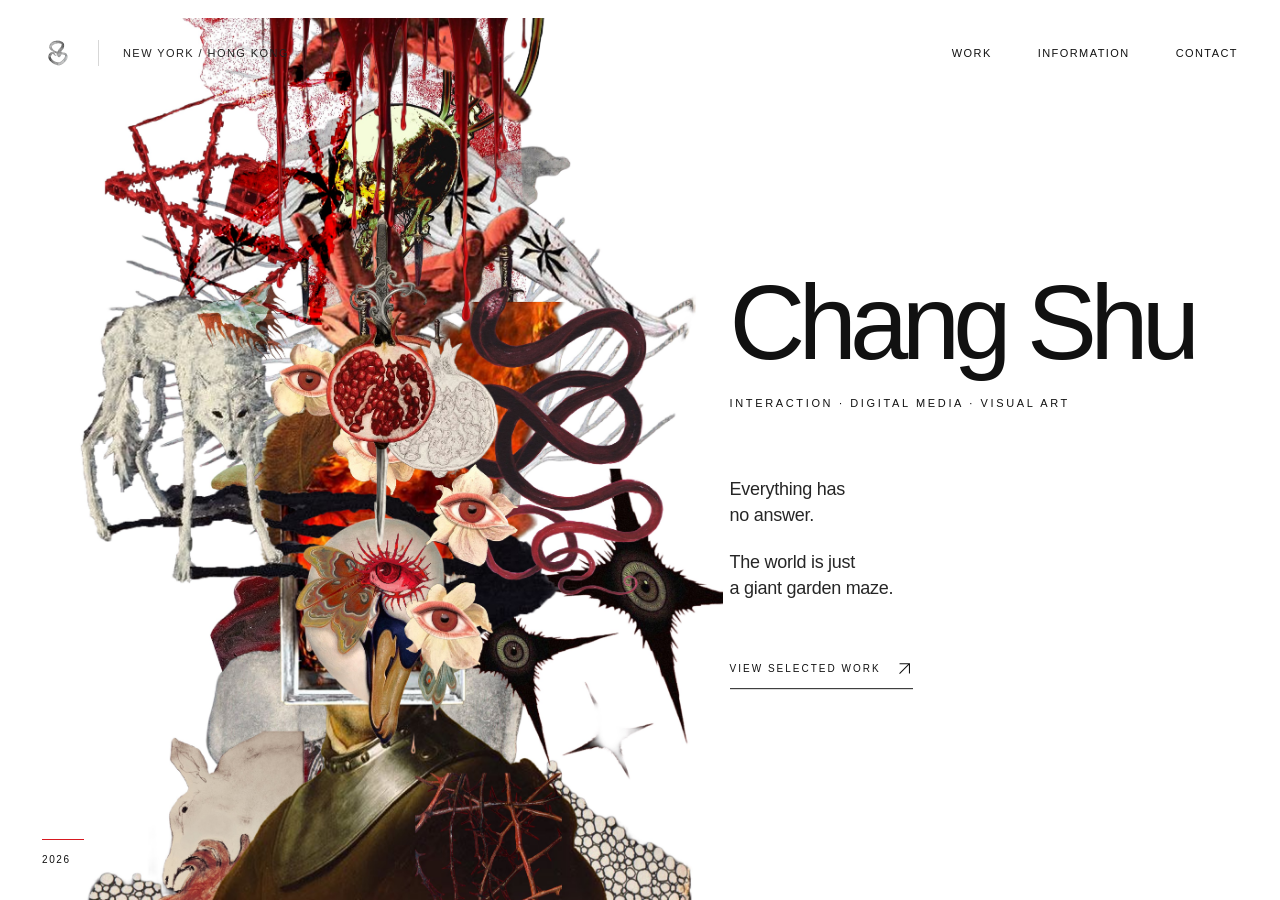
<file: index.html>
<!DOCTYPE html>
<html lang="en">

<head>
  <meta charset="UTF-8">
  <meta name="viewport" content="width=device-width, initial-scale=1.0">

  <title>Chang Shu — Portfolio</title>

  <!-- SOCIAL SHARE PREVIEW -->
<meta property="og:type" content="website">
<meta property="og:url" content="https://cshu.site/">
<meta property="og:title" content="Chang Shu — Portfolio">
<meta property="og:description" content="Digital Media, Games, Interactive Media and Visual Works by Chang Shu.">

<meta property="og:image" content="https://cshu.site/assets/portfolio-preview.jpg">
<meta property="og:image:width" content="1200">
<meta property="og:image:height" content="630">

<meta name="twitter:card" content="summary_large_image">
<meta name="twitter:title" content="Chang Shu — Portfolio">
<meta name="twitter:description" content="Digital Media, Games, Interactive Media and Visual Works by Chang Shu.">
<meta name="twitter:image" content="https://cshu.site/assets/portfolio-preview.jpg">
  
  <!-- FAVICON -->
  <link rel="icon" type="image/png" href="favicon.png">

  <style>

    /* ==================================================
       RESET
    ================================================== */

    * {
      margin: 0;
      padding: 0;
      box-sizing: border-box;
    }

    html,
    body {
      width: 100%;
      height: 100%;
      background: #ffffff;
      color: #111111;

      font-family:
        "Helvetica Neue",
        Helvetica,
        Arial,
        sans-serif;
    }

    body {
      overflow: hidden;
    }

    a {
      color: inherit;
      text-decoration: none;
    }


    /* ==================================================
       HOME
    ================================================== */

    .home {
      position: relative;

      width: 100vw;
      height: 100vh;
      min-height: 650px;

      overflow: hidden;

      background: #ffffff;
    }


    /* ==================================================
       HEADER
    ================================================== */

    .top-nav {
      position: absolute;

      top: 32px;
      left: 42px;
      right: 42px;

      height: 42px;

      display: flex;
      align-items: center;

      z-index: 50;

      font-size: 11px;
      font-weight: 400;

      letter-spacing: 0.13em;
      text-transform: uppercase;
    }


    /* ==================================================
       LOGO
    ================================================== */

    .logo {
      width: 32px;
      height: 32px;

      display: flex;
      align-items: center;
      justify-content: center;

      flex-shrink: 0;

      transition:
        opacity 0.25s ease,
        transform 0.25s ease;
    }

    .logo img {
      display: block;

      width: 100%;
      height: 100%;

      object-fit: contain;
    }

    .logo:hover {
      opacity: 0.62;
      transform: scale(0.95);
    }


    /* ==================================================
       HEADER DIVIDER
    ================================================== */

    .nav-divider {
      width: 1px;
      height: 26px;

      margin-left: 24px;
      margin-right: 24px;

      background: #d7d7d7;
    }


    /* ==================================================
       LOCATION
    ================================================== */

    .location {
      white-space: nowrap;

      color: #222222;

      cursor: default;
      user-select: none;
    }


    /* ==================================================
       NAVIGATION
    ================================================== */

    .navigation {
      margin-left: auto;

      display: flex;
      align-items: center;

      gap: 46px;
    }

    .navigation a {
      position: relative;

      transition: opacity 0.25s ease;
    }

    .navigation a:hover {
      opacity: 0.4;
    }


    /* ==================================================
       COLLAGE
    ================================================== */

    .artwork {
      position: absolute;

      left: 5.5%;
      top: 0;
      bottom: 0;

      width: 51%;

      display: flex;
      align-items: flex-end;
      justify-content: center;

      z-index: 1;

      pointer-events: none;
    }

    .artwork img {
      display: block;

      width: 100%;
      height: 100%;

      object-fit: contain;
      object-position: center bottom;

      transform-origin: center bottom;
    }


    /* ==================================================
       INTRO
    ================================================== */

    .intro {
      position: absolute;

      left: 57%;
      top: 50%;

      width: 38%;
      max-width: 700px;

      transform: translateY(-42%);

      z-index: 10;
    }


    /* ==================================================
       NAME
    ================================================== */

    .name {
      font-family:
        "Helvetica Neue",
        Helvetica,
        Arial,
        sans-serif;

      font-size: clamp(72px, 8.2vw, 150px);

      font-weight: 300;

      letter-spacing: -0.065em;
      line-height: 0.88;

      white-space: nowrap;
    }


    /* ==================================================
       DISCIPLINE
    ================================================== */

    .discipline {
      margin-top: 28px;

      font-size: 11px;
      font-weight: 400;

      letter-spacing: 0.24em;

      text-transform: uppercase;

      white-space: nowrap;
    }


    /* ==================================================
       STATEMENT
    ================================================== */

    .statement {
      margin-top: 68px;

      width: 100%;
      max-width: 520px;

      font-size: 18px;
      font-weight: 300;

      line-height: 1.42;

      letter-spacing: -0.015em;

      color: #262626;
    }

    .statement-gap {
      display: block;

      height: 22px;
    }


    /* ==================================================
       VIEW SELECTED WORK
    ================================================== */

    .enter {
      position: relative;

      margin-top: 58px;
      padding-bottom: 12px;

      width: fit-content;

      display: inline-flex;
      align-items: center;

      cursor: pointer;
    }

    .enter-label {
      font-size: 10px;
      font-weight: 400;

      letter-spacing: 0.20em;
    }

    .arrow {
      margin-left: 15px;

      font-size: 17px;
      font-weight: 300;

      transition: transform 0.3s ease;
    }


    /* UNDERLINE */

    .enter::after {
      content: "";

      position: absolute;

      left: 0;
      bottom: 0;

      width: 100%;
      height: 1px;

      background: #1d1d1d;

      transform-origin: left center;

      transition:
        background 0.3s ease,
        transform 0.3s ease;
    }


    /* HOVER */

    .enter:hover::after {
      background: #d71920;

      transform: scaleX(1.08);
    }

    .enter:hover .arrow {
      transform: translate(4px, -4px);
    }


    /* ==================================================
       YEAR
    ================================================== */

    .year-area {
      position: absolute;

      left: 42px;
      bottom: 35px;

      z-index: 10;
    }

    .red-line {
      width: 42px;
      height: 1px;

      margin-bottom: 14px;

      background: #d71920;
    }

    .year {
      font-size: 10px;

      letter-spacing: 0.16em;
    }


    /* ==================================================
       MEDIUM DESKTOP
    ================================================== */

    @media (max-width: 1250px) {

      .artwork {
        left: 2%;

        width: 55%;
      }

      .intro {
        left: 56%;

        width: 40%;
      }

      .name {
        font-size: clamp(68px, 8vw, 110px);
      }

      .statement {
        margin-top: 55px;
      }

      .enter {
        margin-top: 48px;
      }

    }


    /* ==================================================
       TABLET
    ================================================== */

    @media (max-width: 900px) {

      body {
        overflow-y: auto;
      }

      .home {
        height: auto;
        min-height: 100vh;

        overflow: visible;

        display: flex;
        flex-direction: column;

        padding-bottom: 50px;
      }


      /* HEADER */

      .top-nav {
        position: relative;

        top: auto;
        left: auto;
        right: auto;

        height: auto;

        padding: 22px 24px;
      }

      .logo {
        width: 30px;
        height: 30px;
      }

      .nav-divider {
        height: 24px;

        margin-left: 18px;
        margin-right: 18px;
      }

      .location {
        font-size: 9px;
      }

      .navigation {
        gap: 20px;

        font-size: 9px;
      }


      /* ARTWORK */

      .artwork {
        position: relative;

        left: auto;
        top: auto;
        bottom: auto;

        width: 92%;
        height: 72vh;

        min-height: 600px;

        margin: 0 auto;

        align-items: flex-end;
      }

      .artwork img {
        width: 100%;
        height: 100%;

        object-fit: contain;
        object-position: center bottom;
      }


      /* INTRO */

      .intro {
        position: relative;

        left: auto;
        top: auto;

        width: auto;
        max-width: none;

        margin: 60px 24px 0;

        transform: none;
      }

      .name {
        font-size: clamp(68px, 14vw, 120px);

        white-space: normal;
      }

      .discipline {
        white-space: normal;

        line-height: 1.6;
      }

      .statement {
        margin-top: 50px;

        max-width: 480px;

        font-size: 17px;
      }

      .enter {
        margin-top: 45px;
      }


      /* YEAR */

      .year-area {
        position: relative;

        left: auto;
        bottom: auto;

        margin: 90px 24px 0;
      }

    }


    /* ==================================================
       MOBILE
    ================================================== */

    @media (max-width: 650px) {

      .top-nav {
        padding: 20px 18px;
      }

      .logo {
        width: 28px;
        height: 28px;
      }

      .nav-divider {
        display: none;
      }

      .location {
        display: none;
      }

      .navigation {
        gap: 13px;

        font-size: 8px;
      }


      /* ARTWORK */

      .artwork {
        width: 100%;

        height: 67vh;
        min-height: 500px;
      }


      /* INTRO */

      .intro {
        margin: 45px 18px 0;
      }

      .name {
        font-size: clamp(60px, 19vw, 95px);
      }

      .discipline {
        margin-top: 20px;

        font-size: 9px;
      }

      .statement {
        margin-top: 42px;

        max-width: 320px;

        font-size: 16px;

        line-height: 1.45;
      }

      .statement-gap {
        height: 18px;
      }

      .enter {
        margin-top: 40px;

        padding-bottom: 10px;
      }

      .enter-label {
        font-size: 9px;
      }

      .arrow {
        font-size: 16px;
      }


      /* YEAR */

      .year-area {
        margin-left: 18px;
      }

    }

  </style>
</head>


<body>

  <main class="home">


    <!-- ==================================================
         HEADER
    ================================================== -->

    <header class="top-nav">


      <!-- LOGO = HOME -->

      <a
        href="index.html"
        class="logo"
        aria-label="Back to homepage"
      >

        <img
          src="logo.png"
          alt="Chang Shu logo"
        >

      </a>


      <!-- DIVIDER -->

      <div class="nav-divider"></div>


      <!-- LOCATION -->

      <div class="location">
        New York / Hong Kong
      </div>


      <!-- NAVIGATION -->

      <nav class="navigation">

        <a href="work.html">
          Work
        </a>

        <a href="about.html">
          Information
        </a>

        <a href="contact.html">
          Contact
        </a>

      </nav>

    </header>



    <!-- ==================================================
         COLLAGE
    ================================================== -->

    <div class="artwork">

      <img
        src="homepage-collage.png"
        alt="Chang Shu collage artwork"
      >

    </div>



    <!-- ==================================================
         INTRO
    ================================================== -->

    <section class="intro">


      <!-- NAME -->

      <h1 class="name">
        Chang Shu
      </h1>


      <!-- DISCIPLINE -->

      <p class="discipline">
        Interaction · Digital Media · Visual Art
      </p>


      <!-- STATEMENT -->

      <p class="statement">

        Everything has<br>
        no answer.

        <span class="statement-gap"></span>

        The world is just<br>
        a giant garden maze.

      </p>


      <!-- SELECTED WORK -->

      <a
        href="work.html"
        class="enter"
        aria-label="View selected work"
      >

        <span class="enter-label">
          VIEW SELECTED WORK
        </span>

        <span class="arrow" aria-hidden="true">
          <svg xmlns="http://www.w3.org/2000/svg" width="1em" height="1em"
               viewBox="0 0 24 24" fill="none" stroke="currentColor"
               stroke-width="1.5" focusable="false" style="display: block">
            <path d="M5 19L19 5M5 5h14v14"/>
          </svg>
        </span>

      </a>


    </section>



    <!-- ==================================================
         YEAR
    ================================================== -->

    <div class="year-area">

      <div class="red-line"></div>

      <div class="year">
        2026
      </div>

    </div>


  </main>

</body>

</html>
</file>
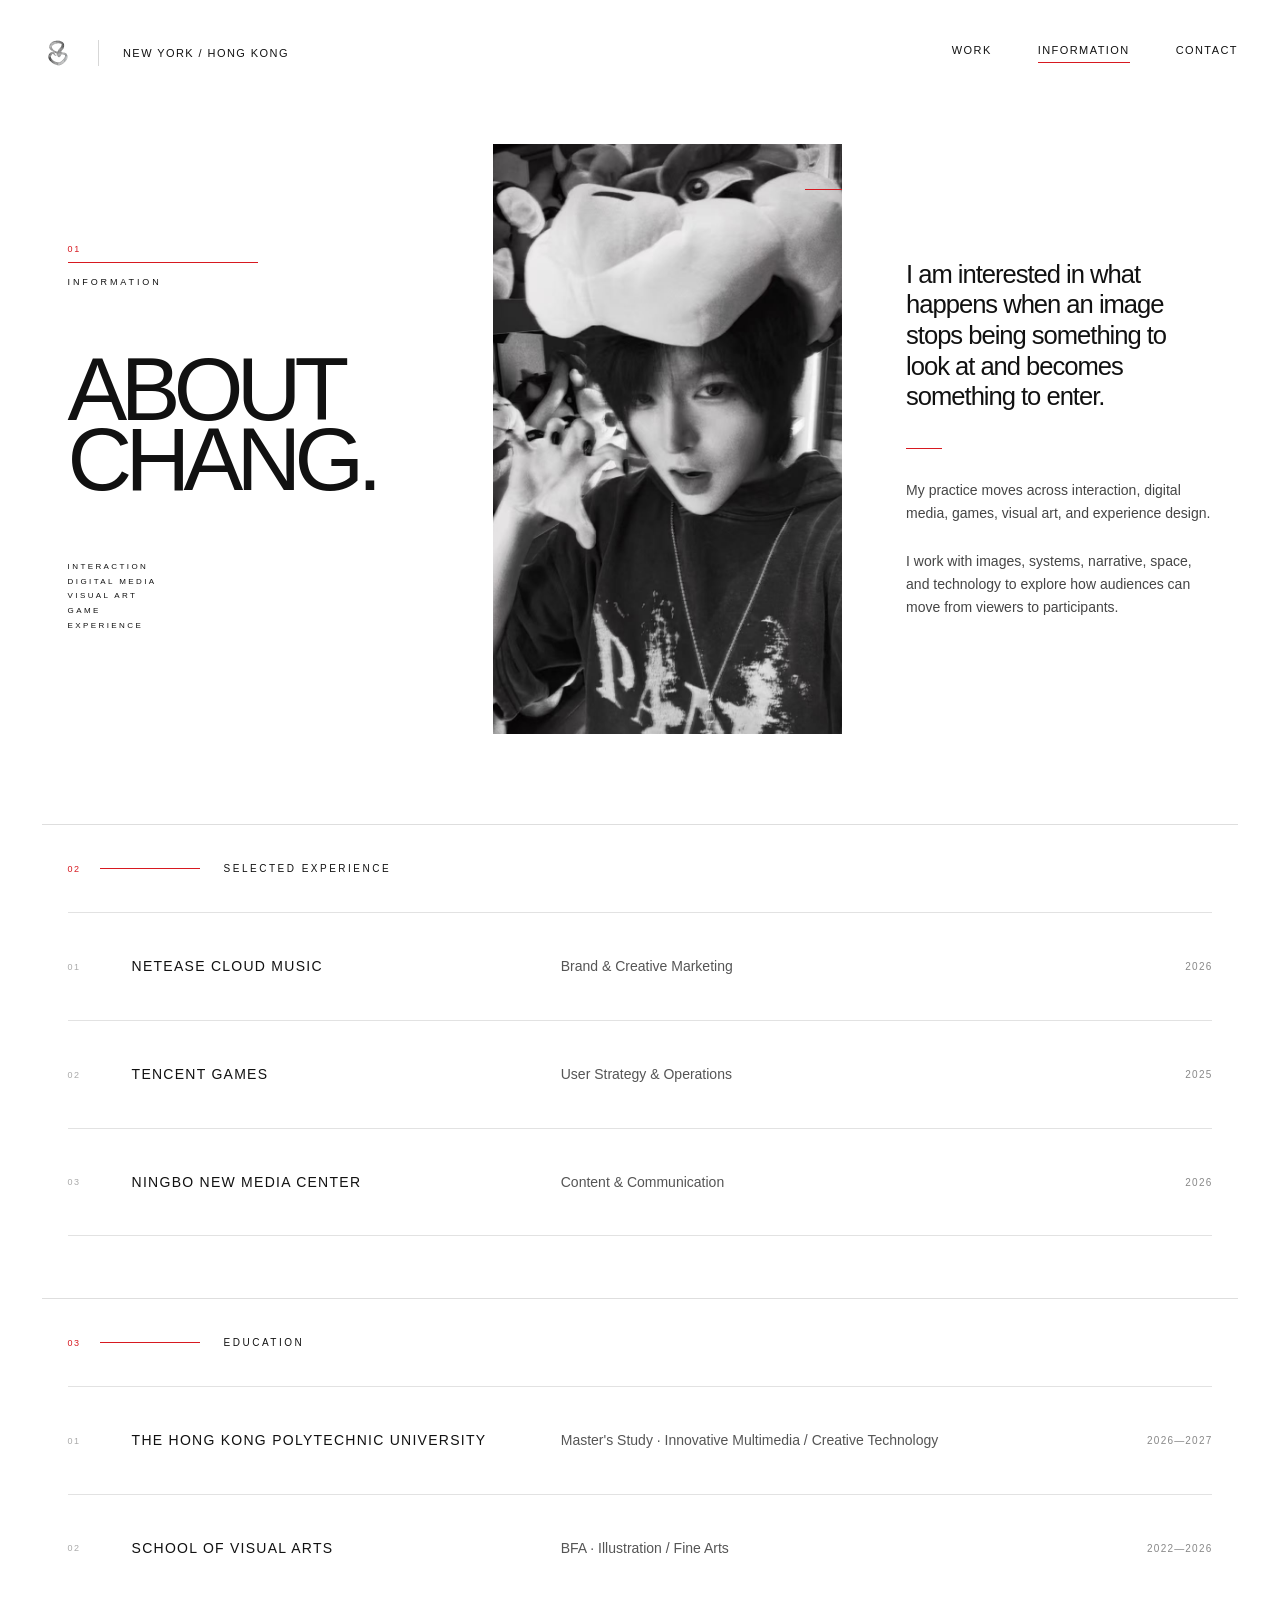
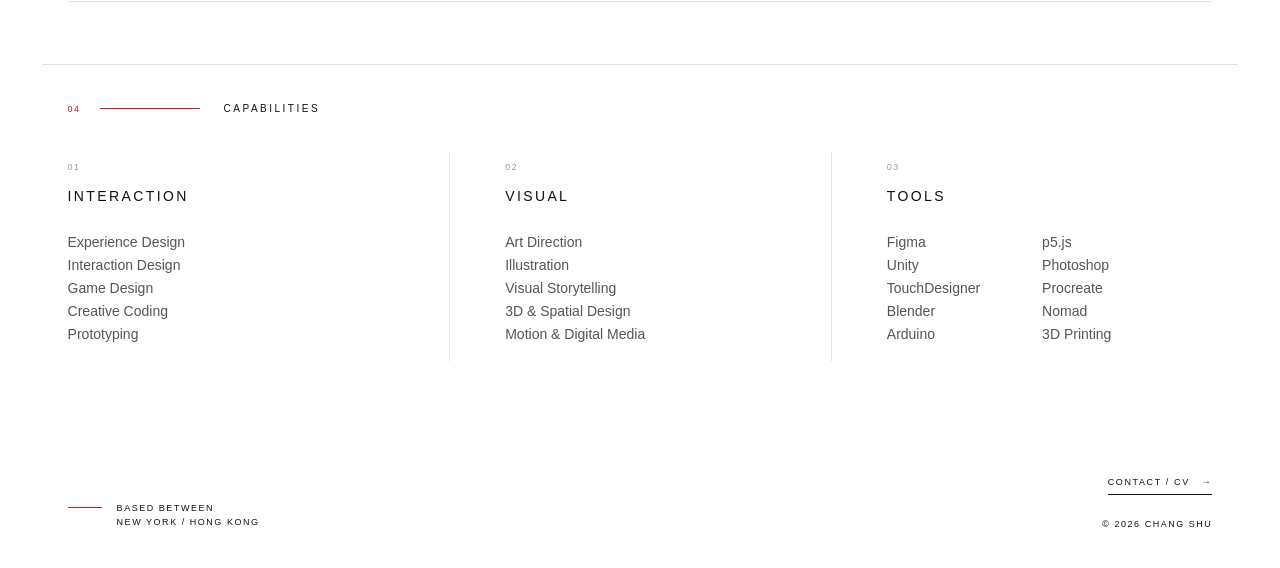
<file: about.html>
<!DOCTYPE html>
<html lang="en">

<head>
  <meta charset="UTF-8">
  <meta name="viewport" content="width=device-width, initial-scale=1.0">

  <title>Information — Chang Shu</title>

  <link rel="icon" type="image/png" href="favicon.png?v=2">
  <link rel="shortcut icon" type="image/png" href="favicon.png?v=2">

  <style>

    /* ==================================================
       RESET
    ================================================== */

    * {
      margin: 0;
      padding: 0;
      box-sizing: border-box;
    }

    html,
    body {
      width: 100%;
      min-height: 100%;
      background: #fff;
      color: #111;

      font-family:
        "Helvetica Neue",
        Helvetica,
        Arial,
        sans-serif;
    }

    body {
      overflow-x: hidden;
    }

    a {
      color: inherit;
      text-decoration: none;
    }


    /* ==================================================
       PAGE
    ================================================== */

    .page {
      width: 100%;
      min-height: 100vh;

      padding: 32px 42px 34px;
    }


    /* ==================================================
       HEADER
    ================================================== */

    .top-nav {
      width: 100%;
      height: 42px;

      display: flex;
      align-items: center;

      position: relative;
      z-index: 100;

      font-size: 11px;
      font-weight: 400;

      letter-spacing: .13em;
      text-transform: uppercase;
    }

    .logo {
      width: 32px;
      height: 32px;

      display: flex;
      align-items: center;
      justify-content: center;

      flex-shrink: 0;

      transition:
        opacity .25s ease,
        transform .25s ease;
    }

    .logo img {
      width: 100%;
      height: 100%;

      display: block;
      object-fit: contain;
    }

    .logo:hover {
      opacity: .62;
      transform: scale(.95);
    }

    .nav-divider {
      width: 1px;
      height: 26px;

      margin: 0 24px;

      background: #d7d7d7;
    }

    .location {
      white-space: nowrap;
      cursor: default;
      user-select: none;
    }

    .navigation {
      margin-left: auto;

      display: flex;
      align-items: center;

      gap: 46px;
    }

    .navigation a {
      position: relative;

      padding-bottom: 7px;

      transition: opacity .25s ease;
    }

    .navigation a:hover {
      opacity: .4;
    }

    .navigation a.active::after {
      content: "";

      position: absolute;

      left: 0;
      bottom: 0;

      width: 100%;
      height: 1px;

      background: #d71920;
    }


    /* ==================================================
       01 — HERO
       PERSONAL PHOTO AREA — KEPT UNCHANGED
    ================================================== */

    .hero {
      width: 100%;
      min-height: 720px;

      display: grid;

      grid-template-columns:
        minmax(290px, .85fr)
        minmax(330px, .82fr)
        minmax(300px, .72fr);

      column-gap: clamp(40px, 5vw, 100px);

      align-items: center;

      padding:
        70px
        2vw
        90px;
    }


    /* LEFT */

    .hero-left {
      position: relative;
      z-index: 10;
    }

    .section-number {
      margin-bottom: 8px;

      font-size: 9px;

      letter-spacing: .18em;

      color: #d71920;
    }

    .section-rule {
      width: 190px;
      height: 1px;

      margin-bottom: 14px;

      background: #d71920;
    }

    .section-name {
      font-size: 9px;

      letter-spacing: .32em;

      text-transform: uppercase;
    }


    /* TITLE */

    .about-title {
      margin-top: 68px;

      font-size: clamp(72px, 7vw, 126px);

      font-weight: 300;

      line-height: .78;

      letter-spacing: -.075em;

      text-transform: uppercase;

      white-space: nowrap;
    }

    .about-title span {
      display: block;
    }


    /* DISCIPLINES */

    .disciplines {
      margin-top: 65px;

      font-size: 8px;

      line-height: 1.85;

      letter-spacing: .30em;

      text-transform: uppercase;
    }


    /* ==================================================
       PORTRAIT — DO NOT CHANGE
    ================================================== */

    .portrait-wrap {
      width: 100%;

      display: flex;
      justify-content: center;
      align-items: center;
    }

    .portrait {
      position: relative;

      width: 100%;
      max-width: 430px;

      height: min(590px, 66vh);
      min-height: 500px;

      overflow: hidden;

      background: #efefef;
    }

    .portrait img {
      width: 100%;
      height: 100%;

      display: block;

      object-fit: cover;
      object-position: center 38%;
    }

    .portrait::after {
      content: "";

      position: absolute;

      right: -1px;
      top: 45px;

      width: 38px;
      height: 1px;

      background: #d71920;
    }


    /* RIGHT */

    .hero-right {
      width: 100%;
      max-width: 420px;
    }

    .lead {
      font-size: clamp(25px, 2vw, 36px);

      font-weight: 300;

      line-height: 1.2;

      letter-spacing: -.04em;
    }

    .copy-line {
      width: 36px;
      height: 1px;

      margin: 36px 0 30px;

      background: #d71920;
    }

    .body-copy {
      max-width: 390px;

      font-size: 14px;
      font-weight: 300;

      line-height: 1.65;

      color: #454545;
    }

    .body-copy p + p {
      margin-top: 25px;
    }


    /* ==================================================
       INFORMATION SECTIONS
    ================================================== */

    .info-section {
      width: 100%;

      padding:
        38px
        2vw
        62px;

      border-top: 1px solid #dedede;
    }


    /* ==================================================
       SECTION HEADER
    ================================================== */

    .info-header {
      display: flex;
      align-items: center;

      margin-bottom: 38px;
    }

    .info-number {
      width: 32px;

      flex-shrink: 0;

      font-size: 9px;

      letter-spacing: .15em;

      color: #d71920;
    }

    .info-red-line {
      width: 100px;
      height: 1px;

      margin-right: 24px;

      flex-shrink: 0;

      background: #d71920;
    }

    .info-title {
      font-size: 10px;
      font-weight: 500;

      letter-spacing: .25em;

      text-transform: uppercase;
    }


    /* ==================================================
       02 + 03
       EDITORIAL INDEX
    ================================================== */

    .editorial-list {
      width: 100%;
    }

    .editorial-row {
      position: relative;

      display: grid;

      grid-template-columns:
        64px
        minmax(0, 1fr)
        130px;

      align-items: center;

      min-height: 108px;

      border-top: 1px solid #e2e2e2;

      transition:
        padding-left .3s ease,
        background-color .3s ease;
    }

    .editorial-row:last-child {
      border-bottom: 1px solid #e2e2e2;
    }


    /* INDEX */

    .row-index {
      font-size: 9px;

      letter-spacing: .16em;

      color: #aaa;

      transition: color .3s ease;
    }


    /* CONTENT */

    .row-content {
      display: grid;

      grid-template-columns:
        minmax(260px, .7fr)
        minmax(250px, 1fr);

      align-items: center;

      gap: clamp(35px, 5vw, 100px);
    }

    .row-content h3 {
      font-size: 14px;
      font-weight: 500;

      line-height: 1.3;

      letter-spacing: .09em;

      text-transform: uppercase;
    }

    .row-content p {
      max-width: 500px;

      font-size: 14px;
      font-weight: 300;

      line-height: 1.5;

      color: #555;
    }


    /* DATE */

    .row-date {
      justify-self: end;

      white-space: nowrap;

      font-size: 10px;

      letter-spacing: .12em;

      color: #888;
    }


    /* HOVER */

    .editorial-row:hover {
      padding-left: 10px;
    }

    .editorial-row:hover .row-index {
      color: #d71920;
    }


    /* ==================================================
       04 — CAPABILITIES
    ================================================== */

    .capabilities-grid {
      display: grid;

      grid-template-columns:
        repeat(3, minmax(0, 1fr));

      gap: 0;
    }

    .capability {
      min-height: 190px;

      padding:
        10px
        55px
        15px
        0;
    }

    .capability + .capability {
      padding-left: 55px;

      border-left: 1px solid #e2e2e2;
    }

    .cap-number {
      margin-bottom: 16px;

      font-size: 9px;

      letter-spacing: .16em;

      color: #999;
    }

    .cap-title {
      margin-bottom: 27px;

      font-size: 14px;
      font-weight: 500;

      letter-spacing: .17em;

      text-transform: uppercase;
    }

    .cap-list {
      font-size: 14px;
      font-weight: 300;

      line-height: 1.65;

      color: #555;
    }

    .tools-list {
      display: grid;

      grid-template-columns:
        1fr
        1fr;

      column-gap: 40px;
    }


    /* ==================================================
       BOTTOM
    ================================================== */

    .bottom {
      width: 100%;

      display: flex;
      justify-content: space-between;
      align-items: flex-end;

      padding:
        48px
        2vw
        5px;
    }

    .bottom-location {
      display: flex;
      align-items: flex-start;

      gap: 15px;

      font-size: 9px;

      line-height: 1.6;

      letter-spacing: .17em;

      text-transform: uppercase;
    }

    .bottom-line {
      width: 34px;
      height: 1px;

      margin-top: 6px;

      background: #d71920;
    }

    .bottom-location span {
      display: block;
    }

    .bottom-right {
      text-align: right;
    }

    .contact-link {
      display: inline-flex;
      align-items: center;

      gap: 12px;

      margin-bottom: 24px;

      padding-bottom: 7px;

      border-bottom: 1px solid #111;

      font-size: 9px;

      letter-spacing: .18em;

      text-transform: uppercase;

      transition:
        color .25s ease,
        border-color .25s ease;
    }

    .contact-link:hover {
      color: #d71920;
      border-color: #d71920;
    }

    .copyright {
      font-size: 9px;

      letter-spacing: .17em;

      text-transform: uppercase;
    }


    /* ==================================================
       TABLET
    ================================================== */

    @media (max-width: 1100px) {

      /* HERO — SAME BEHAVIOUR AS BEFORE */

      .hero {
        grid-template-columns:
          minmax(260px, .7fr)
          minmax(310px, .8fr);

        row-gap: 70px;
      }

      .hero-right {
        grid-column: 1 / -1;

        max-width: 620px;

        margin-left: 35%;
      }

      .about-title {
        font-size: clamp(68px, 8vw, 100px);
      }


      /* EDITORIAL */

      .editorial-row {
        grid-template-columns:
          50px
          minmax(0, 1fr)
          100px;
      }

      .row-content {
        grid-template-columns:
          minmax(200px, .8fr)
          minmax(200px, 1fr);

        gap: 35px;
      }

      .capability {
        padding-right: 35px;
      }

      .capability + .capability {
        padding-left: 35px;
      }

    }


    /* ==================================================
       MOBILE
    ================================================== */

    @media (max-width: 650px) {

      .page {
        padding:
          20px
          18px
          28px;
      }


      /* HEADER */

      .top-nav {
        height: auto;
      }

      .logo {
        width: 28px;
        height: 28px;
      }

      .nav-divider,
      .location {
        display: none;
      }

      .navigation {
        gap: 13px;

        font-size: 8px;
      }


      /* ==================================================
         HERO / PORTRAIT — SAME AS BEFORE
      ================================================== */

      .hero {
        display: flex;
        flex-direction: column;

        align-items: stretch;

        min-height: 0;

        padding:
          90px
          0
          85px;
      }

      .section-rule {
        width: 150px;
      }

      .about-title {
        margin-top: 55px;

        font-size: clamp(67px, 21vw, 96px);
      }

      .disciplines {
        margin-top: 45px;
      }

      .portrait-wrap {
        margin-top: 70px;
      }

      .portrait {
        max-width: none;

        height: 125vw;
        min-height: 0;
        max-height: 650px;
      }

      .hero-right {
        margin:
          65px
          0
          0;

        max-width: 100%;
      }

      .lead {
        font-size: 27px;
      }

      .body-copy {
        font-size: 13px;
      }


      /* ==================================================
         SECTIONS
      ================================================== */

      .info-section {
        padding:
          30px
          0
          50px;
      }

      .info-header {
        margin-bottom: 28px;
      }

      .info-red-line {
        width: 55px;

        margin-right: 18px;
      }

      .info-title {
        font-size: 9px;
      }


      /* ==================================================
         EDITORIAL LIST
      ================================================== */

      .editorial-row {
        display: grid;

        grid-template-columns:
          32px
          minmax(0, 1fr);

        min-height: 0;

        padding: 25px 0;
      }

      .editorial-row:hover {
        padding-left: 0;
      }

      .row-index {
        align-self: start;

        padding-top: 3px;
      }

      .row-content {
        display: block;
      }

      .row-content h3 {
        font-size: 12px;
      }

      .row-content p {
        margin-top: 9px;

        font-size: 13px;
      }

      .row-date {
        grid-column: 2;

        justify-self: start;

        margin-top: 13px;

        font-size: 9px;
      }


      /* ==================================================
         CAPABILITIES
      ================================================== */

      .capabilities-grid {
        display: block;
      }

      .capability {
        min-height: 0;

        padding: 28px 0;
      }

      .capability + .capability {
        padding-left: 0;

        border-left: 0;
        border-top: 1px solid #e2e2e2;
      }

      .tools-list {
        max-width: 320px;
      }


      /* ==================================================
         BOTTOM
      ================================================== */

      .bottom {
        padding:
          45px
          0
          0;

        gap: 30px;
      }

    }

  </style>
</head>


<body>

  <div class="page">


    <!-- ==================================================
         HEADER
    ================================================== -->

    <header class="top-nav">

      <a
        href="index.html"
        class="logo"
        aria-label="Back to homepage"
      >

        <img
          src="logo.png"
          alt="Chang Shu logo"
        >

      </a>


      <div class="nav-divider"></div>


      <div class="location">
        New York / Hong Kong
      </div>


      <nav class="navigation">

        <a href="work.html">
          Work
        </a>

        <a
          href="about.html"
          class="active"
        >
          Information
        </a>

        <a href="contact.html">
          Contact
        </a>

      </nav>

    </header>



    <!-- ==================================================
         MAIN
    ================================================== -->

    <main>


      <!-- ==================================================
           01 INFORMATION
           PERSONAL PHOTO AREA UNCHANGED
      ================================================== -->

      <section class="hero">


        <!-- LEFT -->

        <div class="hero-left">

          <div class="section-number">
            01
          </div>

          <div class="section-rule"></div>

          <div class="section-name">
            Information
          </div>


          <h1 class="about-title">

            <span>About</span>

            <span>Chang.</span>

          </h1>


          <div class="disciplines">

            Interaction<br>
            Digital Media<br>
            Visual Art<br>
            Game<br>
            Experience

          </div>

        </div>



        <!-- ==================================================
             PORTRAIT
             UNCHANGED
        ================================================== -->

        <div class="portrait-wrap">

          <div class="portrait">

            <img
              src="portrait.jpg"
              alt="Portrait of Chang Shu"
            >

          </div>

        </div>



        <!-- RIGHT COPY -->

        <div class="hero-right">

          <p class="lead">

            I am interested in what
            happens when an image
            stops being something to look
            at and becomes something
            to enter.

          </p>


          <div class="copy-line"></div>


          <div class="body-copy">

            <p>
              My practice moves across interaction,
              digital media, games, visual art,
              and experience design.
            </p>


            <p>
              I work with images, systems, narrative,
              space, and technology to explore how
              audiences can move from viewers
              to participants.
            </p>

          </div>

        </div>


      </section>



      <!-- ==================================================
           02 SELECTED EXPERIENCE
      ================================================== -->

      <section class="info-section">


        <div class="info-header">

          <span class="info-number">
            02
          </span>

          <span class="info-red-line"></span>

          <h2 class="info-title">
            Selected Experience
          </h2>

        </div>



        <div class="editorial-list">


          <!-- 01 -->

          <div class="editorial-row">

            <span class="row-index">
              01
            </span>


            <div class="row-content">

              <h3>
                NetEase Cloud Music
              </h3>

              <p>
                Brand & Creative Marketing
              </p>

            </div>


            <span class="row-date">
              2026
            </span>

          </div>



          <!-- 02 -->

          <div class="editorial-row">

            <span class="row-index">
              02
            </span>


            <div class="row-content">

              <h3>
                Tencent Games
              </h3>

              <p>
                User Strategy & Operations
              </p>

            </div>


            <span class="row-date">
              2025
            </span>

          </div>



          <!-- 03 -->

          <div class="editorial-row">

            <span class="row-index">
              03
            </span>


            <div class="row-content">

              <h3>
                Ningbo New Media Center
              </h3>

              <p>
                Content & Communication
              </p>

            </div>


            <span class="row-date">
              2026
            </span>

          </div>


        </div>


      </section>



      <!-- ==================================================
           03 EDUCATION
      ================================================== -->

      <section class="info-section">


        <div class="info-header">

          <span class="info-number">
            03
          </span>

          <span class="info-red-line"></span>

          <h2 class="info-title">
            Education
          </h2>

        </div>



        <div class="editorial-list">


          <!-- POLYU -->

          <div class="editorial-row">

            <span class="row-index">
              01
            </span>


            <div class="row-content">

              <h3>
                The Hong Kong Polytechnic University
              </h3>

              <p>
                Master's Study · Innovative Multimedia /
                Creative Technology
              </p>

            </div>


            <span class="row-date">
              2026—2027
            </span>

          </div>



          <!-- SVA -->

          <div class="editorial-row">

            <span class="row-index">
              02
            </span>


            <div class="row-content">

              <h3>
                School of Visual Arts
              </h3>

              <p>
                BFA · Illustration / Fine Arts
              </p>

            </div>


            <span class="row-date">
              2022—2026
            </span>

          </div>


        </div>


      </section>



      <!-- ==================================================
           04 CAPABILITIES
      ================================================== -->

      <section class="info-section">


        <div class="info-header">

          <span class="info-number">
            04
          </span>

          <span class="info-red-line"></span>

          <h2 class="info-title">
            Capabilities
          </h2>

        </div>



        <div class="capabilities-grid">


          <!-- INTERACTION -->

          <div class="capability">

            <div class="cap-number">
              01
            </div>

            <h3 class="cap-title">
              Interaction
            </h3>

            <div class="cap-list">

              Experience Design<br>
              Interaction Design<br>
              Game Design<br>
              Creative Coding<br>
              Prototyping

            </div>

          </div>



          <!-- VISUAL -->

          <div class="capability">

            <div class="cap-number">
              02
            </div>

            <h3 class="cap-title">
              Visual
            </h3>

            <div class="cap-list">

              Art Direction<br>
              Illustration<br>
              Visual Storytelling<br>
              3D & Spatial Design<br>
              Motion & Digital Media

            </div>

          </div>



          <!-- TOOLS -->

          <div class="capability">

            <div class="cap-number">
              03
            </div>

            <h3 class="cap-title">
              Tools
            </h3>


            <div class="cap-list tools-list">

              <div>

                Figma<br>
                Unity<br>
                TouchDesigner<br>
                Blender<br>
                Arduino

              </div>


              <div>

                p5.js<br>
                Photoshop<br>
                Procreate<br>
                Nomad<br>
                3D Printing

              </div>

            </div>

          </div>


        </div>


      </section>


    </main>



    <!-- ==================================================
         FOOTER
    ================================================== -->

    <footer class="bottom">


      <div class="bottom-location">

        <div class="bottom-line"></div>


        <div>

          <span>
            Based between
          </span>

          <span>
            New York / Hong Kong
          </span>

        </div>

      </div>



      <div class="bottom-right">

        <a
          href="contact.html"
          class="contact-link"
        >

          Contact / CV

          <span>
            →
          </span>

        </a>


        <div class="copyright">
          © 2026 Chang Shu
        </div>

      </div>


    </footer>


  </div>

</body>

</html>
</file>
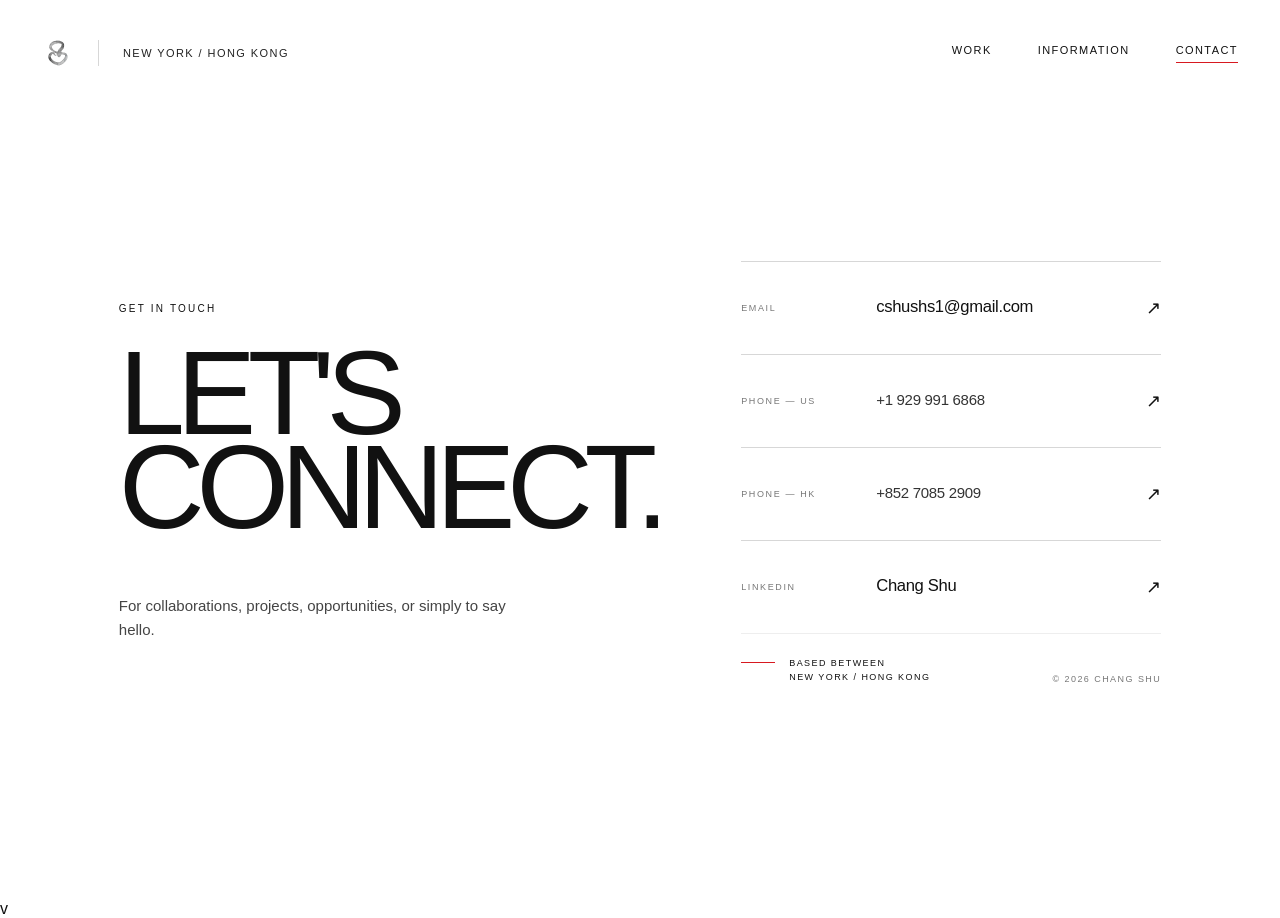
<file: contact.html>
<!DOCTYPE html>
<html lang="en">

<head>
  <meta charset="UTF-8">
  <meta name="viewport" content="width=device-width, initial-scale=1.0">

  <title>Contact — Chang Shu</title>

  <!-- FAVICON -->
  <link rel="icon" type="image/png" href="favicon.png?v=2">
  <link rel="shortcut icon" type="image/png" href="favicon.png?v=2">

  <style>

    /* ==================================================
       RESET
    ================================================== */

    * {
      margin: 0;
      padding: 0;
      box-sizing: border-box;
    }

    html,
    body {
      width: 100%;
      min-height: 100%;
      background: #ffffff;
      color: #111111;

      font-family:
        "Helvetica Neue",
        Helvetica,
        Arial,
        sans-serif;
    }

    a {
      color: inherit;
      text-decoration: none;
    }


    /* ==================================================
       PAGE
    ================================================== */

    .page {
      position: relative;

      width: 100%;
      min-height: 100vh;

      padding:
        32px
        42px
        34px;

      display: flex;
      flex-direction: column;
    }


    /* ==================================================
       HEADER
    ================================================== */

    .top-nav {
      width: 100%;

      height: 42px;

      display: flex;
      align-items: center;

      font-size: 11px;
      font-weight: 400;

      letter-spacing: 0.13em;
      text-transform: uppercase;
    }


    /* LOGO */

    .logo {
      width: 32px;
      height: 32px;

      display: flex;
      align-items: center;
      justify-content: center;

      flex-shrink: 0;

      transition:
        opacity 0.25s ease,
        transform 0.25s ease;
    }

    .logo img {
      display: block;

      width: 100%;
      height: 100%;

      object-fit: contain;
    }

    .logo:hover {
      opacity: 0.62;
      transform: scale(0.95);
    }


    /* DIVIDER */

    .nav-divider {
      width: 1px;
      height: 26px;

      margin-left: 24px;
      margin-right: 24px;

      background: #d7d7d7;
    }


    /* LOCATION */

    .location {
      white-space: nowrap;

      color: #222222;

      cursor: default;
      user-select: none;
    }


    /* NAVIGATION */

    .navigation {
      margin-left: auto;

      display: flex;
      align-items: center;

      gap: 46px;
    }

    .navigation a {
      position: relative;

      padding-bottom: 7px;

      transition: opacity 0.25s ease;
    }

    .navigation a:hover {
      opacity: 0.4;
    }


    /* ACTIVE PAGE */

    .navigation a.active::after {
      content: "";

      position: absolute;

      left: 0;
      bottom: 0;

      width: 100%;
      height: 1px;

      background: #d71920;
    }


    /* ==================================================
       MAIN
    ================================================== */

    .contact-main {
      flex: 1;

      width: 100%;

      display: grid;

      grid-template-columns:
        minmax(0, 1fr)
        minmax(420px, 0.82fr);

      column-gap: 10vw;

      align-items: center;

      padding:
        70px
        6vw
        65px;
    }


    /* ==================================================
       LEFT
    ================================================== */

    .contact-left {
      align-self: center;
    }

    .eyebrow {
      margin-bottom: 32px;

      font-size: 10px;
      font-weight: 400;

      letter-spacing: 0.22em;

      text-transform: uppercase;
    }


    /* TITLE */

    .contact-title {
      font-size: clamp(82px, 9.3vw, 168px);

      font-weight: 300;

      letter-spacing: -0.07em;

      line-height: 0.79;

      text-transform: uppercase;
    }

    .contact-title span {
      display: block;
    }


    /* DESCRIPTION */

    .contact-description {
      margin-top: 60px;

      max-width: 390px;

      font-size: 15px;
      font-weight: 300;

      line-height: 1.6;

      color: #444444;
    }


    /* ==================================================
       RIGHT / CONTACT LIST
    ================================================== */

    .contact-list {
      width: 100%;

      max-width: 600px;

      justify-self: end;
    }


    /* CONTACT ITEM */

    .contact-item {
      position: relative;

      display: grid;

      grid-template-columns:
        135px
        1fr
        28px;

      align-items: center;

      min-height: 93px;

      border-top: 1px solid #d7d7d7;

      transition:
        padding-left 0.3s ease,
        color 0.3s ease;
    }

    .contact-item:last-child {
      border-bottom: 1px solid #d7d7d7;
    }


    /* LABEL */

    .contact-label {
      font-size: 9px;
      font-weight: 400;

      letter-spacing: 0.18em;

      text-transform: uppercase;

      color: #777777;
    }


    /* VALUE */

    .contact-value {
      font-size: clamp(16px, 1.3vw, 21px);

      font-weight: 300;

      letter-spacing: -0.02em;

      line-height: 1.35;
    }


    /* SMALL SECONDARY TEXT */

    .contact-sub {
      display: block;

      margin-top: 5px;

      font-size: 9px;
      font-weight: 400;

      letter-spacing: 0.14em;

      text-transform: uppercase;

      color: #999999;
    }


    /* ARROW */

    .contact-arrow {
      justify-self: end;

      font-size: 18px;
      font-weight: 300;

      transition:
        transform 0.3s ease,
        color 0.3s ease;
    }


    /* HOVER */

    .contact-item:hover {
      padding-left: 9px;
    }

    .contact-item:hover .contact-arrow {
      transform: translate(4px, -4px);

      color: #d71920;
    }


    /* ==================================================
       PHONE NUMBERS
       Slightly quieter than primary contact methods
    ================================================== */

    .contact-item.phone .contact-value {
      font-size: clamp(15px, 1.15vw, 19px);

      color: #333333;
    }


    /* ==================================================
       FOOTER
    ================================================== */

    .footer {
      width: 100%;

      display: flex;
      align-items: flex-end;
      justify-content: space-between;

      padding-top: 22px;

      border-top: 1px solid #eeeeee;

      font-size: 9px;

      letter-spacing: 0.16em;

      text-transform: uppercase;
    }


    /* LOCATION FOOTER */

    .footer-location {
      display: flex;
      align-items: flex-start;

      gap: 14px;
    }

    .footer-line {
      width: 34px;
      height: 1px;

      margin-top: 6px;

      background: #d71920;
    }

    .footer-location-text {
      line-height: 1.6;
    }

    .footer-location-text span {
      display: block;
    }


    /* COPYRIGHT */

    .copyright {
      color: #777777;
    }


    /* ==================================================
       TABLET
    ================================================== */

    @media (max-width: 1000px) {

      .contact-main {
        grid-template-columns: 1fr;

        row-gap: 90px;

        padding:
          110px
          5vw
          100px;
      }

      .contact-list {
        max-width: none;

        justify-self: stretch;
      }

      .contact-title {
        font-size: clamp(82px, 15vw, 135px);
      }

      .contact-description {
        margin-top: 48px;
      }

    }


    /* ==================================================
       MOBILE
    ================================================== */

    @media (max-width: 650px) {

      .page {
        padding:
          20px
          18px
          25px;
      }


      /* HEADER */

      .top-nav {
        height: auto;
      }

      .logo {
        width: 28px;
        height: 28px;
      }

      .nav-divider {
        display: none;
      }

      .location {
        display: none;
      }

      .navigation {
        gap: 13px;

        font-size: 8px;
      }


      /* MAIN */

      .contact-main {
        padding:
          95px
          0
          85px;

        row-gap: 75px;
      }

      .eyebrow {
        margin-bottom: 25px;
      }

      .contact-title {
        font-size: clamp(72px, 24vw, 108px);

        line-height: 0.82;
      }

      .contact-description {
        margin-top: 42px;

        max-width: 310px;

        font-size: 14px;
      }


      /* CONTACT */

      .contact-item {
        grid-template-columns:
          90px
          1fr
          22px;

        min-height: 82px;
      }

      .contact-label {
        font-size: 8px;
      }

      .contact-value {
        font-size: 15px;
      }

      .contact-item.phone .contact-value {
        font-size: 14px;
      }

      .contact-arrow {
        font-size: 16px;
      }


      /* FOOTER */

      .footer {
        align-items: flex-start;

        gap: 35px;
      }

      .copyright {
        text-align: right;
      }

    }

  </style>
</head>


<body>

  <div class="page">


    <!-- ==================================================
         HEADER
    ================================================== -->

    <header class="top-nav">


      <!-- LOGO / HOME -->

      <a
        href="index.html"
        class="logo"
        aria-label="Back to homepage"
      >

        <img
          src="logo.png"
          alt="Chang Shu logo"
        >

      </a>


      <div class="nav-divider"></div>


      <!-- NOT CLICKABLE -->

      <div class="location">
        New York / Hong Kong
      </div>


      <nav class="navigation">

        <a href="work.html">
          Work
        </a>

        <a href="about.html">
          Information
        </a>

        <a
          href="contact.html"
          class="active"
        >
          Contact
        </a>

      </nav>

    </header>



    <!-- ==================================================
         CONTACT
    ================================================== -->

    <main class="contact-main">


      <!-- LEFT -->

      <section class="contact-left">

        <p class="eyebrow">
          Get in touch
        </p>


        <h1 class="contact-title">

          <span>Let's</span>

          <span>Connect.</span>

        </h1>


        <p class="contact-description">
          For collaborations, projects, opportunities,
          or simply to say hello.
        </p>

      </section>



      <!-- RIGHT -->

      <section class="contact-list">


        <!-- EMAIL -->

        <a
          href="mailto:cshushs1@gmail.com"
          class="contact-item"
        >

          <span class="contact-label">
            Email
          </span>

          <span class="contact-value">
            cshushs1@gmail.com
          </span>

          <span class="contact-arrow">
            ↗
          </span>

        </a>



        <!-- US PHONE -->

        <a
          href="tel:+19299916868"
          class="contact-item phone"
        >

          <span class="contact-label">
            Phone — US
          </span>

          <span class="contact-value">
            +1 929 991 6868
          </span>

          <span class="contact-arrow">
            ↗
          </span>

        </a>



        <!-- HONG KONG PHONE -->

        <a
          href="tel:+85270852909"
          class="contact-item phone"
        >

          <span class="contact-label">
            Phone — HK
          </span>

          <span class="contact-value">
            +852 7085 2909
          </span>

          <span class="contact-arrow">
            ↗
          </span>

        </a>



        <!-- LINKEDIN -->

        <a
          href="https://www.linkedin.com/in/chang-shu-3b844641b/"
          target="_blank"
          rel="noopener noreferrer"
          class="contact-item"
        >

          <span class="contact-label">
            LinkedIn
          </span>

          <span class="contact-value">
            Chang Shu
          </span>

          <span class="contact-arrow">
            ↗
          </span>

        </a>





    <!-- ==================================================
         FOOTER
    ================================================== -->

    <footer class="footer">


      <div class="footer-location">

        <div class="footer-line"></div>

        <div class="footer-location-text">

          <span>Based between</span>

          <span>New York / Hong Kong</span>

        </div>

      </div>


      <div class="copyright">
        © 2026 Chang Shu
      </div>


    </footer>


  </div>

</body>

</html>v
</file>
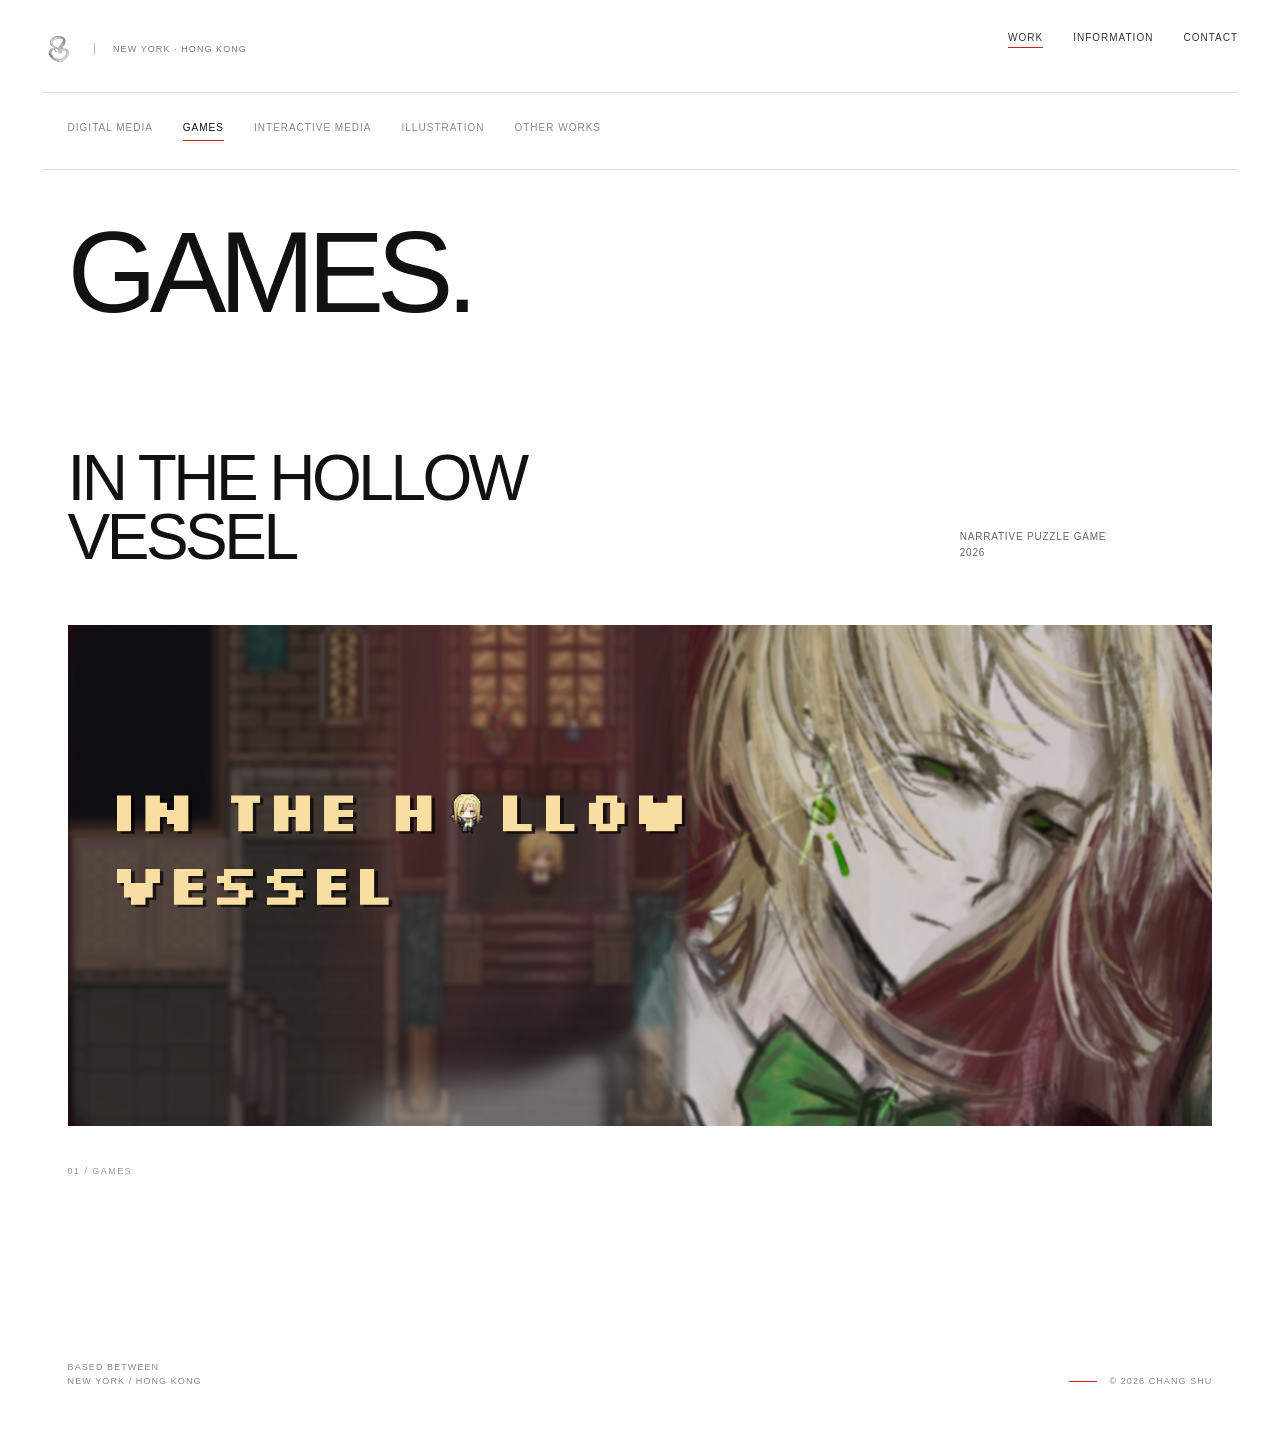
<file: games.html>
<!DOCTYPE html>
<html lang="en">

<head>

  <meta charset="UTF-8">

  <meta
    name="viewport"
    content="width=device-width, initial-scale=1.0"
  >

  <title>Games — Chang Shu</title>

  <meta
    name="description"
    content="Game projects by Chang Shu."
  >

  <link
    rel="icon"
    type="image/png"
    href="favicon.png?v=2"
  >

  <link
    rel="shortcut icon"
    type="image/png"
    href="favicon.png?v=2"
  >

  <link
    rel="stylesheet"
    href="css/work.css"
  >


  <style>

    /* ==================================================
       PROJECT COVER
    ================================================== */

    .project-cover-link {
      position: relative;

      display: block;

      width: 100%;

      margin-top: 58px;

      overflow: hidden;

      background: #111;

      color: #fff;
      text-decoration: none;

      cursor: pointer;
    }


    .project-cover-image {
      display: block;

      width: 100%;
      height: auto;

      aspect-ratio: 16 / 7;

      object-fit: cover;
      object-position: center;

      transform: scale(1);

      transition:
        transform 0.9s cubic-bezier(.2,.65,.3,1),
        filter 0.45s ease;
    }


    /* ==================================================
       COVER OVERLAY
    ================================================== */

    .project-cover-link::after {
      content: "";

      position: absolute;
      inset: 0;

      z-index: 1;

      background: rgba(0, 0, 0, 0);

      transition: background 0.4s ease;

      pointer-events: none;
    }


    /* ==================================================
       VIEW PROJECT
    ================================================== */

    .project-cover-label {
      position: absolute;

      right: 28px;
      bottom: 25px;

      z-index: 2;

      display: flex;
      align-items: center;

      gap: 12px;

      font-size: 10px;
      font-weight: 400;

      letter-spacing: 0.18em;

      text-transform: uppercase;

      opacity: 0;

      transform: translateY(8px);

      transition:
        opacity 0.35s ease,
        transform 0.35s ease;
    }


    .project-cover-arrow {
      display: inline-block;

      font-size: 16px;

      transition: transform 0.35s ease;
    }


    /* ==================================================
       HOVER
    ================================================== */

    .project-cover-link:hover
    .project-cover-image {
      transform: scale(1.018);
    }


    .project-cover-link:hover::after {
      background: rgba(0, 0, 0, 0.13);
    }


    .project-cover-link:hover
    .project-cover-label {
      opacity: 1;

      transform: translateY(0);
    }


    .project-cover-link:hover
    .project-cover-arrow {
      transform: translate(4px, -4px);
    }


    /* ==================================================
       MOBILE
    ================================================== */

    @media (max-width: 800px) {

      .project-cover-link {
        margin-top: 40px;
      }


      .project-cover-image {
        aspect-ratio: 16 / 9;
      }


      .project-cover-label {
        right: 18px;
        bottom: 17px;

        opacity: 1;

        transform: none;

        font-size: 8px;
      }

    }


    @media (max-width: 600px) {

      .project-cover-image {
        aspect-ratio: 4 / 3;
      }

    }


    /* ==================================================
       REDUCED MOTION
    ================================================== */

    @media (prefers-reduced-motion: reduce) {

      .project-cover-image {
        transition: none;
      }


      .project-cover-link:hover
      .project-cover-image {
        transform: none;
      }

    }

  </style>

</head>


<body>

<div class="page">


  <!-- =====================================================
       MAIN HEADER
  ====================================================== -->

  <header class="site-header">


    <div class="header-left">

      <a
        href="index.html"
        aria-label="Back to homepage"
      >

        <img
          src="logo.png"
          alt="Chang Shu"
          class="site-logo"
        >

      </a>


      <div class="location">
        NEW YORK · HONG KONG
      </div>

    </div>


    <nav
      class="main-nav"
      aria-label="Main navigation"
    >

      <a
        href="work.html"
        class="active"
      >
        WORK
      </a>

      <a href="about.html">
        INFORMATION
      </a>

      <a href="contact.html">
        CONTACT
      </a>

    </nav>


  </header>



  <!-- =====================================================
       WORK CATEGORY NAVIGATION
  ====================================================== -->

  <nav
    class="work-nav"
    aria-label="Work categories"
  >

    <a href="work.html">
      DIGITAL MEDIA
    </a>


    <a
      href="games.html"
      class="active"
      aria-current="page"
    >
      GAMES
    </a>


    <a href="interactive-media.html">
      INTERACTIVE MEDIA
    </a>


    <a href="illustration.html">
      ILLUSTRATION
    </a>


    <a href="other-works.html">
      OTHER WORKS
    </a>

  </nav>



  <!-- =====================================================
       GAMES
  ====================================================== -->

  <main id="games">


    <!-- CATEGORY INTRO -->

    <section
      class="category-intro"
      aria-labelledby="category-title"
    >

      <h1
        class="category-title"
        id="category-title"
      >
        GAMES.
      </h1>

    </section>



    <!-- ==================================================
         01 — IN THE HOLLOW VESSEL
    =================================================== -->

    <section
      class="work-section"
      id="in-the-hollow-vessel"
      aria-labelledby="hollow-vessel-title"
    >


      <!-- PROJECT HEADING -->

      <div class="project-heading">


        <h2
          class="project-title"
          id="hollow-vessel-title"
        >
          IN THE HOLLOW<br>
          VESSEL
        </h2>


        <p class="project-meta">
          NARRATIVE PUZZLE GAME<br>
          2026
        </p>


      </div>



      <!-- PROJECT COVER -->

      <a
        class="project-cover-link"
        href="in-the-hollow-vessel.html"
        aria-label="View In the Hollow Vessel project"
      >


        <img
          class="project-cover-image"
          src="assets/videos/projects/in-the-hollow-vessel/hollow-vessel-hero.png"
          alt="In the Hollow Vessel narrative puzzle game"
        >


        <div class="project-cover-label">

          <span>
            VIEW PROJECT
          </span>

          <span class="project-cover-arrow">
            ↗
          </span>

        </div>


      </a>



      <!-- PROJECT INDEX -->

      <div class="project-bottom">

        <p class="project-index">
          01 / GAMES
        </p>

      </div>


    </section>


  </main>



  <!-- =====================================================
       FOOTER
  ====================================================== -->

  <footer class="site-footer">


    <div>
      Based between<br>
      New York / Hong Kong
    </div>


    <div class="footer-year">
      © 2026 Chang Shu
    </div>


  </footer>


</div>

</body>

</html>
</file>
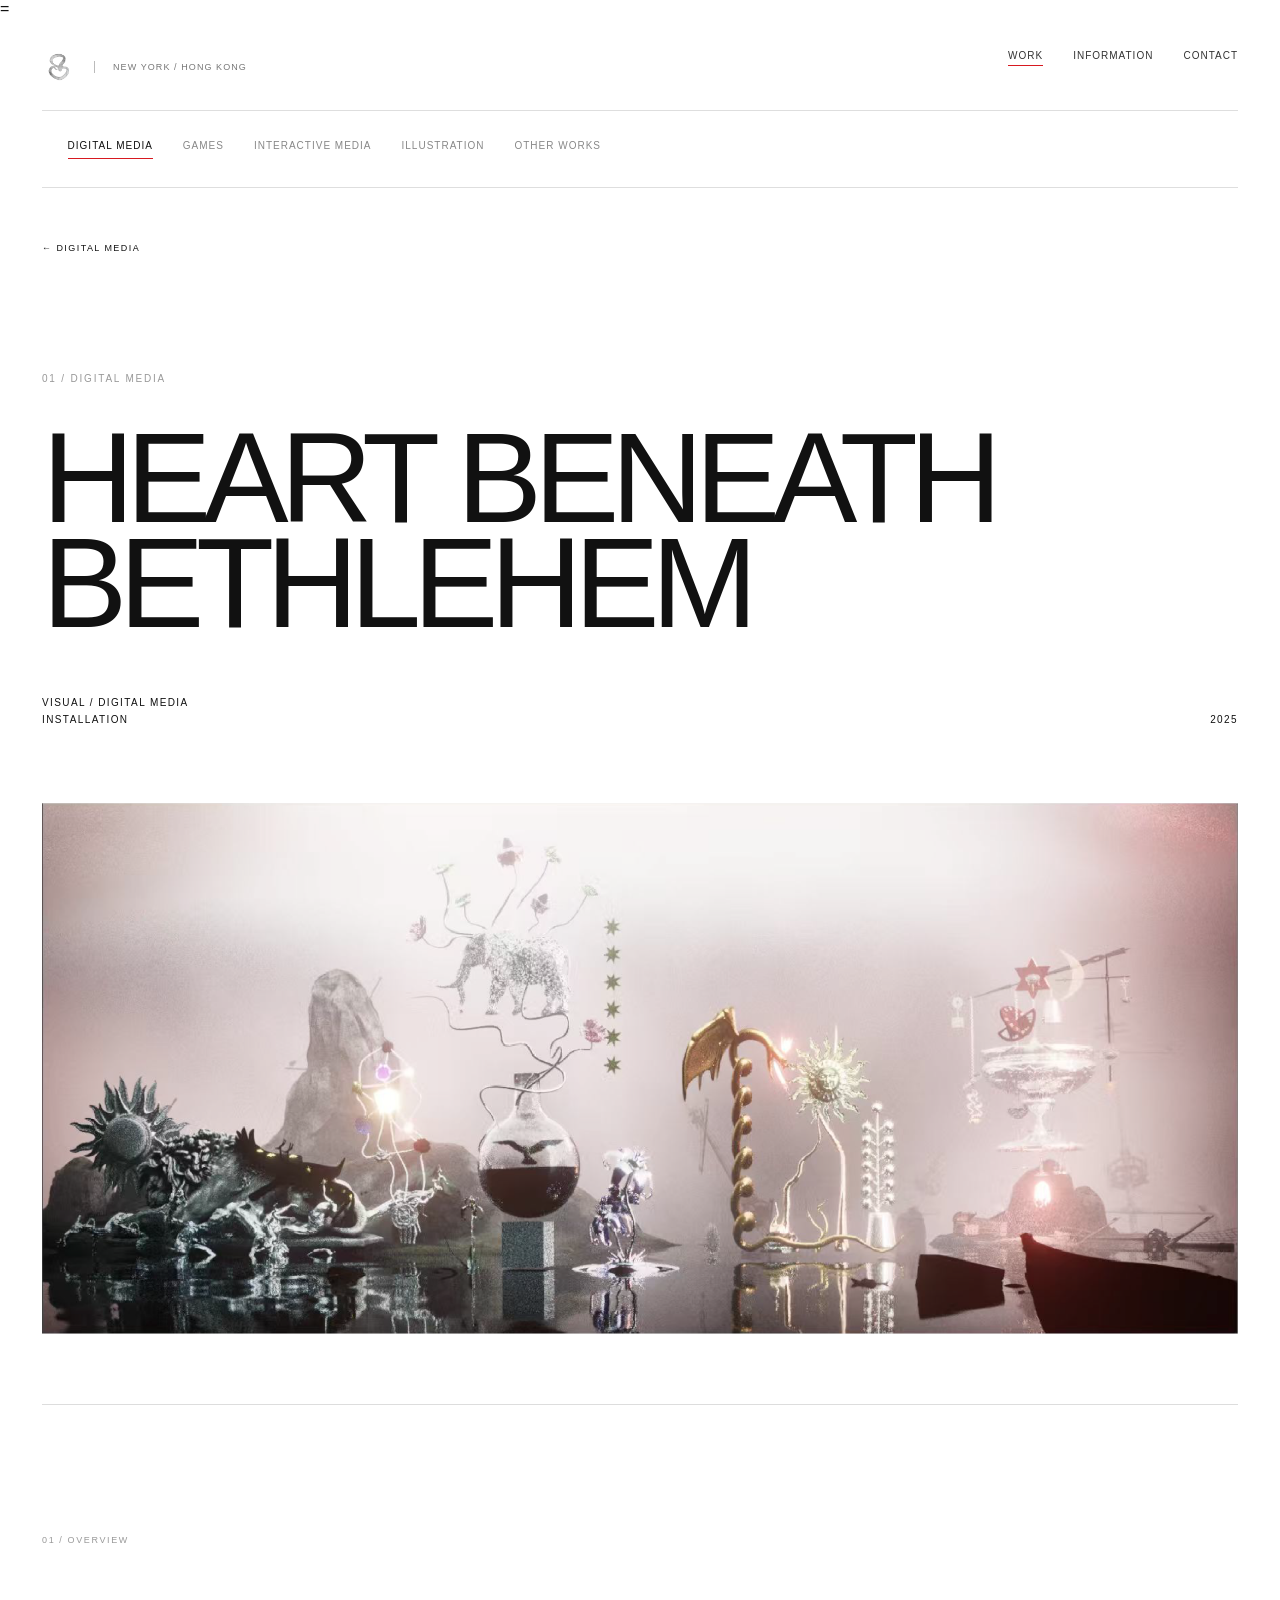
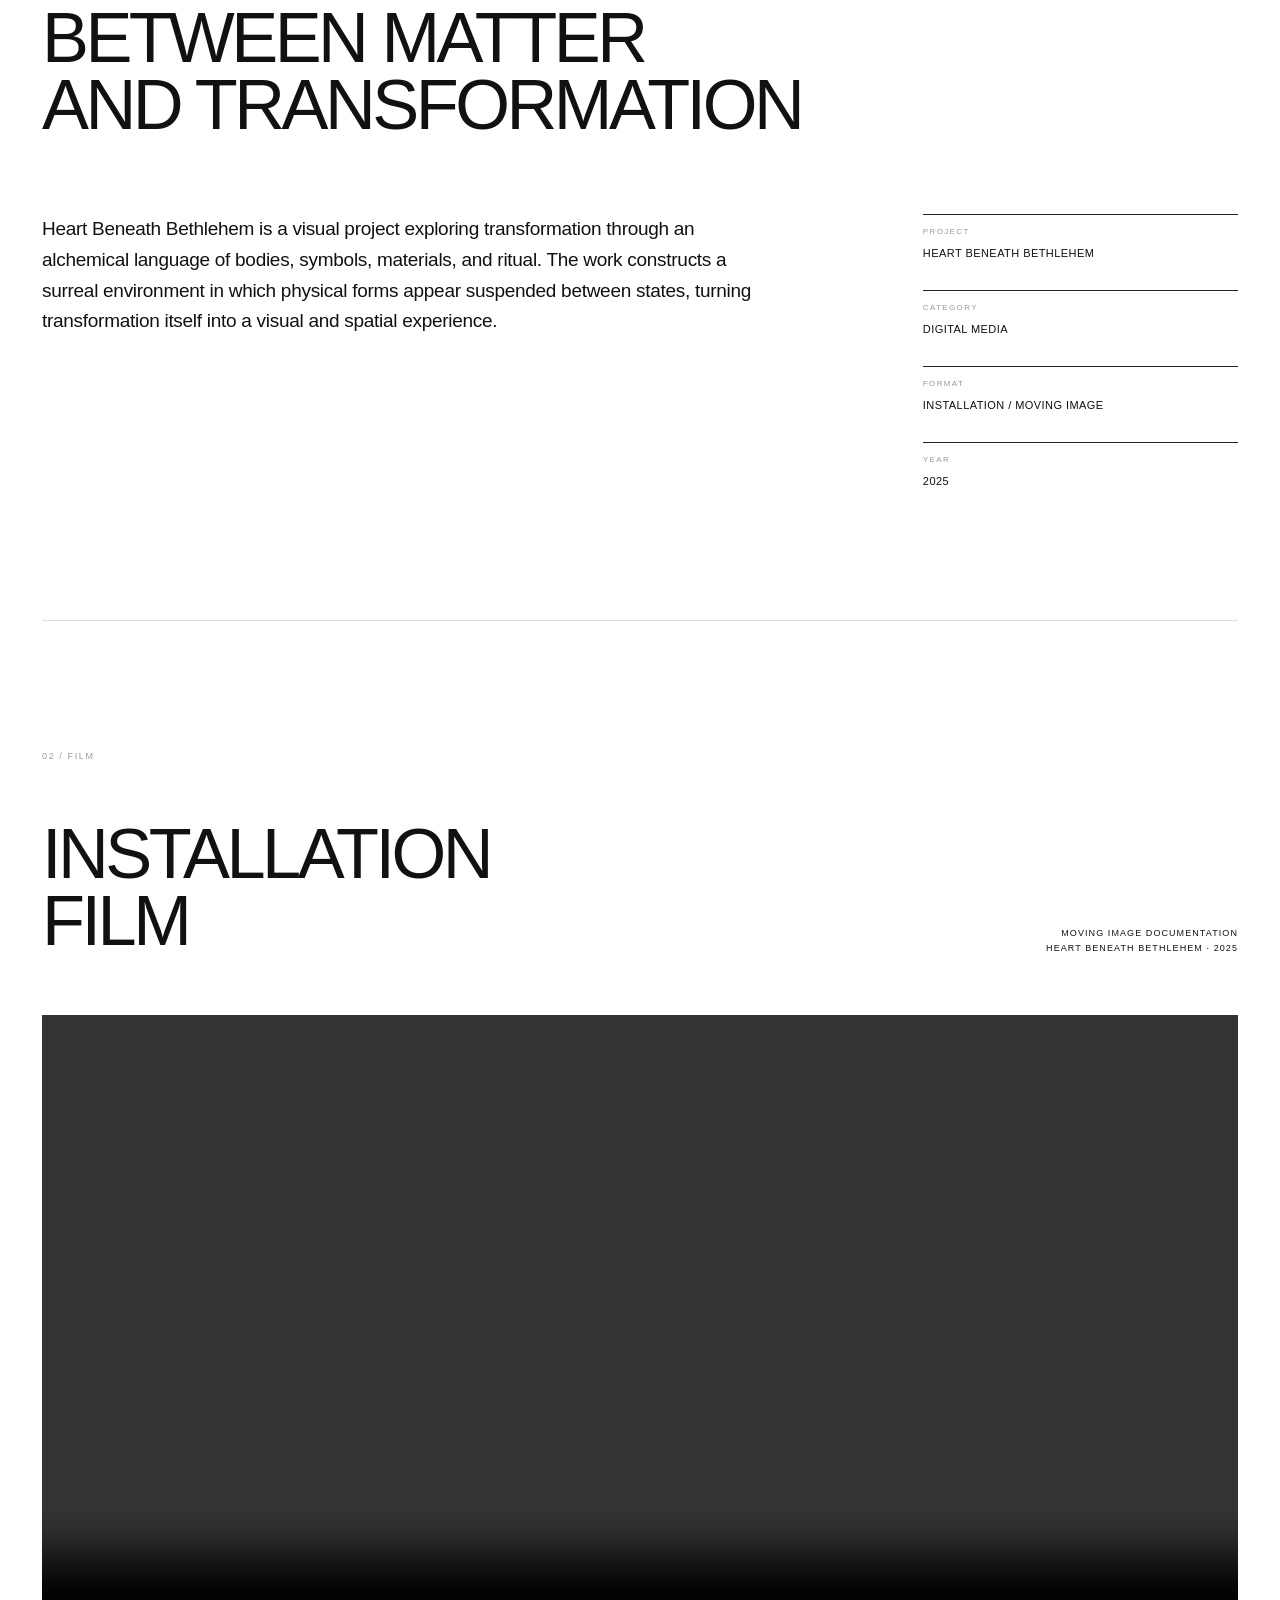
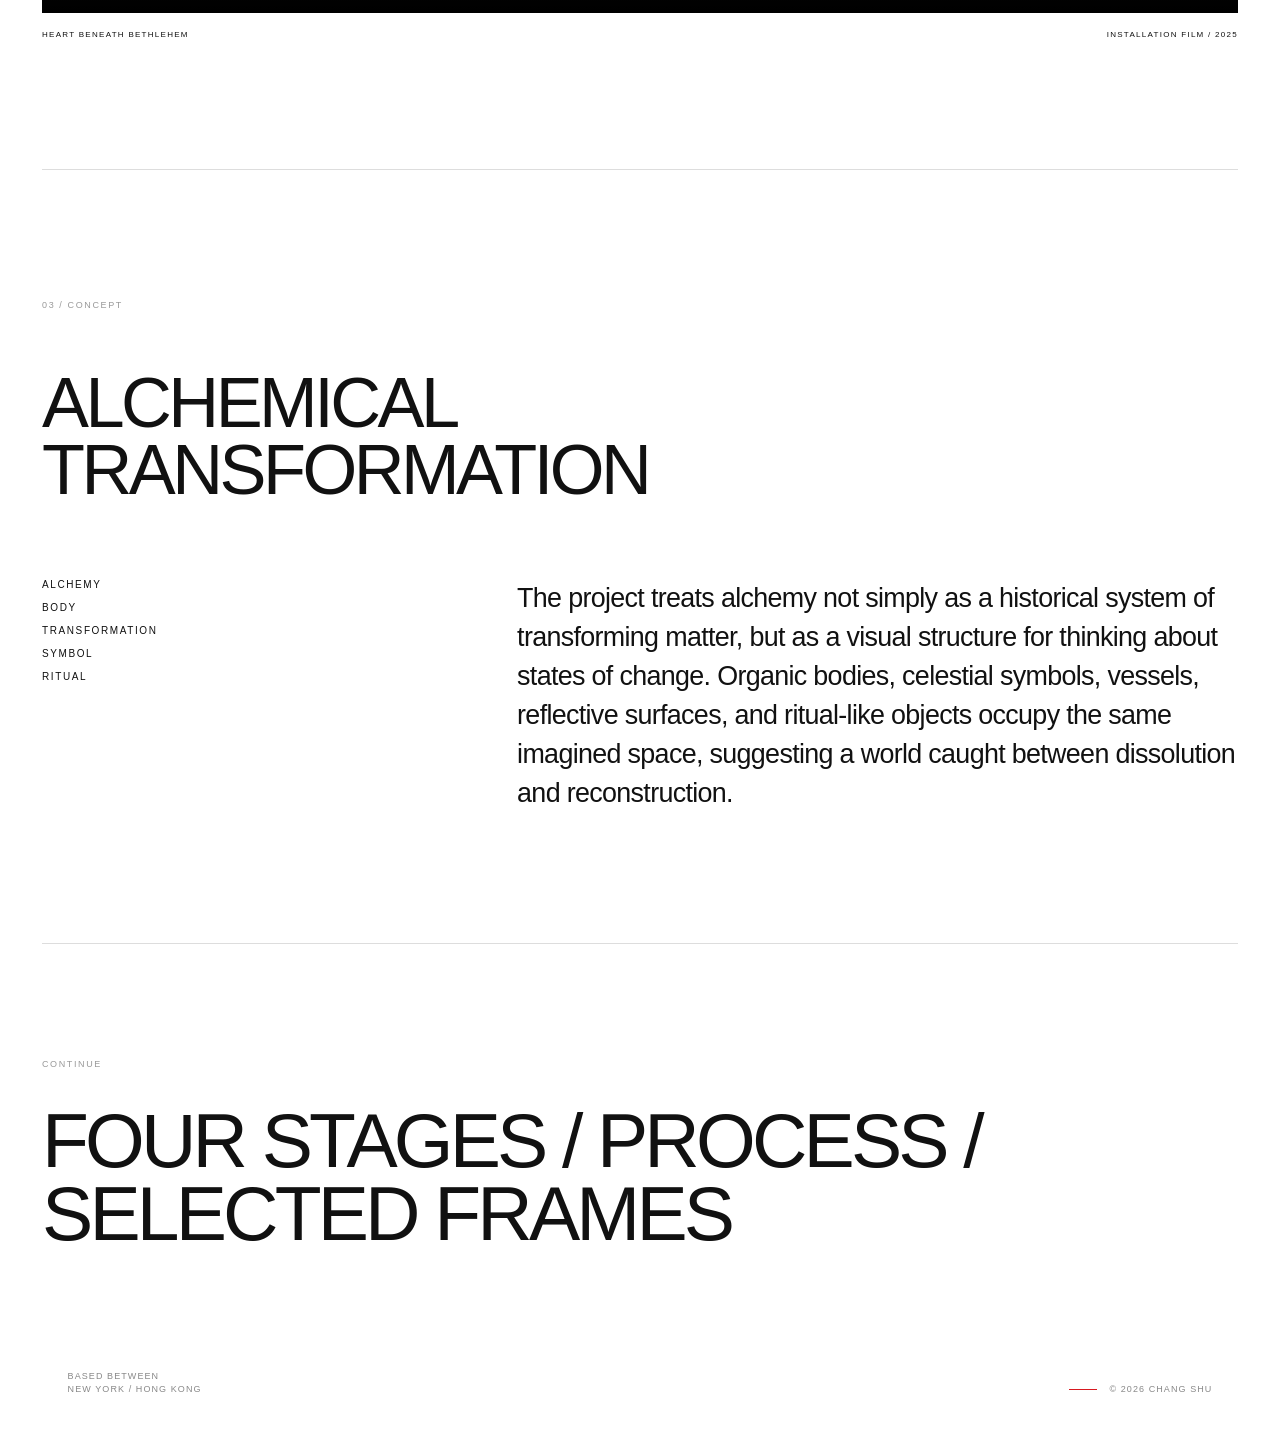
<file: heart-beneath-bethlehem.html>
=<!DOCTYPE html>
<html lang="en">

<head>
  <meta charset="UTF-8">
  <meta name="viewport" content="width=device-width, initial-scale=1.0">

  <title>Heart Beneath Bethlehem — Chang Shu</title>

  <link rel="icon" type="image/png" href="favicon.png?v=2">
  <link rel="shortcut icon" type="image/png" href="favicon.png?v=2">

  <link rel="stylesheet" href="css/work.css">

  <style>

    /* =========================================
       PROJECT DETAIL
    ========================================= */

    .project-detail {
      width: 100%;
    }

    .back-link {
      display: inline-block;
      margin-top: 55px;

      color: inherit;
      text-decoration: none;

      font-size: 9px;
      letter-spacing: .16em;
      text-transform: uppercase;

      transition: opacity .25s ease;
    }

    .back-link:hover {
      opacity: .45;
    }


    /* =========================================
       HERO
    ========================================= */

    .detail-hero {
      padding: 120px 0 70px;
    }

    .detail-number {
      margin: 0 0 42px;

      font-size: 10px;
      letter-spacing: .18em;
      text-transform: uppercase;

      color: #999;
    }

    .detail-title {
      margin: 0;

      font-size: clamp(72px, 10vw, 160px);
      font-weight: 300;
      line-height: .82;

      letter-spacing: -.065em;
      text-transform: uppercase;
    }

    .detail-meta {
      margin-top: 58px;

      display: flex;
      justify-content: space-between;
      align-items: flex-end;

      gap: 40px;

      font-size: 10px;
      line-height: 1.7;

      letter-spacing: .14em;
      text-transform: uppercase;
    }


    /* =========================================
       HERO IMAGE
    ========================================= */

    .hero-image {
      width: 100%;
      margin-top: 75px;

      overflow: hidden;
      background: #eee;
    }

    .hero-image img {
      display: block;

      width: 100%;
      height: auto;

      object-fit: cover;
    }


    /* =========================================
       SECTIONS
    ========================================= */

    .detail-section {
      padding: 130px 0;

      border-top: 1px solid #ddd;
    }

    .section-label {
      margin: 0 0 60px;

      font-size: 9px;
      letter-spacing: .18em;

      text-transform: uppercase;
      color: #999;
    }

    .section-title {
      margin: 0;

      font-size: clamp(44px, 5.5vw, 84px);
      font-weight: 300;

      line-height: .95;
      letter-spacing: -.05em;

      text-transform: uppercase;
    }


    /* =========================================
       OVERVIEW
    ========================================= */

    .overview-grid {
      margin-top: 75px;

      display: grid;
      grid-template-columns: 1.5fr .65fr;

      gap: 12vw;
    }

    .overview-copy {
      max-width: 720px;

      font-size: 19px;
      font-weight: 300;

      line-height: 1.62;
      letter-spacing: -.015em;
    }

    .overview-copy p {
      margin: 0;
    }

    .project-info {
      display: grid;
      gap: 28px;
    }

    .info-item {
      padding-top: 12px;

      border-top: 1px solid #222;
    }

    .info-label {
      margin-bottom: 9px;

      font-size: 8px;
      letter-spacing: .17em;

      color: #999;
      text-transform: uppercase;
    }

    .info-value {
      font-size: 11px;
      line-height: 1.55;

      letter-spacing: .04em;
      text-transform: uppercase;
    }


    /* =========================================
       FILM
    ========================================= */

    .film-heading {
      margin-bottom: 60px;

      display: flex;
      justify-content: space-between;
      align-items: flex-end;

      gap: 40px;
    }

    .film-description {
      max-width: 300px;

      font-size: 9px;
      line-height: 1.6;

      letter-spacing: .12em;
      text-transform: uppercase;

      text-align: right;
    }

    .film-frame {
      width: 100%;

      overflow: hidden;
      background: #000;
    }

    .film-frame video {
      display: block;

      width: 100%;
      height: auto;

      background: #000;
    }

    .film-caption {
      margin-top: 17px;

      display: flex;
      justify-content: space-between;

      gap: 20px;

      font-size: 8px;
      letter-spacing: .16em;

      text-transform: uppercase;
    }


    /* =========================================
       CONCEPT
    ========================================= */

    .concept-grid {
      margin-top: 75px;

      display: grid;
      grid-template-columns: .65fr 1.35fr;

      gap: 10vw;
    }

    .concept-keywords {
      display: flex;
      flex-direction: column;

      gap: 12px;

      font-size: 10px;
      letter-spacing: .16em;

      text-transform: uppercase;
    }

    .concept-copy {
      max-width: 760px;

      margin: 0;

      font-size: clamp(22px, 2.1vw, 31px);
      font-weight: 300;

      line-height: 1.45;
      letter-spacing: -.025em;
    }


    /* =========================================
       CONTINUE
    ========================================= */

    .continue-section {
      padding: 115px 0 30px;

      border-top: 1px solid #ddd;
    }

    .continue-label {
      margin-bottom: 35px;

      font-size: 9px;
      letter-spacing: .18em;

      color: #999;
      text-transform: uppercase;
    }

    .continue-title {
      margin: 0;

      font-size: clamp(42px, 6vw, 90px);
      font-weight: 300;

      line-height: .95;
      letter-spacing: -.05em;

      text-transform: uppercase;
    }


    /* =========================================
       RESPONSIVE
    ========================================= */

    @media (max-width: 850px) {

      .detail-hero {
        padding-top: 90px;
      }

      .overview-grid,
      .concept-grid {
        grid-template-columns: 1fr;

        gap: 65px;
      }

      .detail-section {
        padding: 95px 0;
      }

    }


    @media (max-width: 600px) {

      .back-link {
        margin-top: 35px;
      }

      .detail-hero {
        padding: 75px 0 55px;
      }

      .detail-title {
        font-size: clamp(52px, 16vw, 82px);
        line-height: .88;
      }

      .detail-meta {
        margin-top: 40px;

        flex-direction: column;
        align-items: flex-start;

        gap: 12px;
      }

      .hero-image {
        margin-top: 50px;
      }

      .detail-section {
        padding: 75px 0;
      }

      .section-label {
        margin-bottom: 45px;
      }

      .overview-grid,
      .concept-grid {
        margin-top: 55px;
      }

      .overview-copy {
        font-size: 16px;
      }

      .film-heading {
        flex-direction: column;
        align-items: flex-start;
      }

      .film-description {
        text-align: left;
      }

      .film-caption {
        flex-direction: column;
        gap: 7px;
      }

    }

  </style>
</head>


<body>

  <div class="page">


    <!-- HEADER -->

    <header class="site-header">

      <div class="header-left">

        <a href="index.html" aria-label="Back to homepage">
          <img
            class="site-logo"
            src="logo.png"
            alt="Chang Shu logo"
          >
        </a>

        <div class="location">
          New York / Hong Kong
        </div>

      </div>


      <nav class="main-nav" aria-label="Main navigation">

        <a
          href="work.html"
          class="active"
          aria-current="page"
        >
          Work
        </a>

        <a href="about.html">
          Information
        </a>

        <a href="contact.html">
          Contact
        </a>

      </nav>

    </header>



    <!-- CATEGORY NAV -->

    <nav class="work-nav" aria-label="Work categories">

      <a
        href="work.html"
        class="active"
        aria-current="page"
      >
        Digital Media
      </a>

      <a href="games.html">
        Games
      </a>

      <a href="interactive-media.html">
        Interactive Media
      </a>

      <a href="illustration.html">
        Illustration
      </a>

      <a href="other-works.html">
        Other Works
      </a>

    </nav>



    <main class="project-detail">


      <!-- BACK -->

      <a
        class="back-link"
        href="work.html"
      >
        ← Digital Media
      </a>



      <!-- HERO -->

      <section class="detail-hero">

        <p class="detail-number">
          01 / Digital Media
        </p>


        <h1 class="detail-title">
          Heart Beneath<br>
          Bethlehem
        </h1>


        <div class="detail-meta">

          <div>
            Visual / Digital Media<br>
            Installation
          </div>

          <div>
            2025
          </div>

        </div>


        <div class="hero-image">

          <img
            src="assets/videos/projects/heart-beneath-bethlehem/heart-beneath-bethlehem-cover.png"
            alt="Heart Beneath Bethlehem"
          >

        </div>

      </section>



      <!-- 01 OVERVIEW -->

      <section class="detail-section">

        <p class="section-label">
          01 / Overview
        </p>


        <h2 class="section-title">
          Between Matter<br>
          And Transformation
        </h2>


        <div class="overview-grid">

          <div class="overview-copy">

            <p>
              Heart Beneath Bethlehem is a visual project
              exploring transformation through an alchemical
              language of bodies, symbols, materials, and ritual.
              The work constructs a surreal environment in which
              physical forms appear suspended between states,
              turning transformation itself into a visual and
              spatial experience.
            </p>

          </div>


          <div class="project-info">

            <div class="info-item">

              <div class="info-label">
                Project
              </div>

              <div class="info-value">
                Heart Beneath Bethlehem
              </div>

            </div>


            <div class="info-item">

              <div class="info-label">
                Category
              </div>

              <div class="info-value">
                Digital Media
              </div>

            </div>


            <div class="info-item">

              <div class="info-label">
                Format
              </div>

              <div class="info-value">
                Installation / Moving Image
              </div>

            </div>


            <div class="info-item">

              <div class="info-label">
                Year
              </div>

              <div class="info-value">
                2025
              </div>

            </div>

          </div>

        </div>

      </section>



      <!-- 02 FILM -->

      <section class="detail-section">

        <div class="film-heading">

          <div>

            <p class="section-label">
              02 / Film
            </p>

            <h2 class="section-title">
              Installation<br>
              Film
            </h2>

          </div>


          <p class="film-description">
            Moving image documentation<br>
            Heart Beneath Bethlehem · 2025
          </p>

        </div>



        <div class="film-frame">

          <video
            controls
            playsinline
            preload="metadata"
          >

            <source
              src="assets/videos/projects/heart-beneath-bethlehem/installation-film.mp4"
              type="video/mp4"
            >

            Your browser does not support HTML video.

          </video>

        </div>


        <div class="film-caption">

          <span>
            Heart Beneath Bethlehem
          </span>

          <span>
            Installation Film / 2025
          </span>

        </div>

      </section>



      <!-- 03 CONCEPT -->

      <section class="detail-section">

        <p class="section-label">
          03 / Concept
        </p>


        <h2 class="section-title">
          Alchemical<br>
          Transformation
        </h2>


        <div class="concept-grid">

          <div class="concept-keywords">

            <span>Alchemy</span>
            <span>Body</span>
            <span>Transformation</span>
            <span>Symbol</span>
            <span>Ritual</span>

          </div>


          <p class="concept-copy">
            The project treats alchemy not simply as a historical
            system of transforming matter, but as a visual structure
            for thinking about states of change. Organic bodies,
            celestial symbols, vessels, reflective surfaces, and
            ritual-like objects occupy the same imagined space,
            suggesting a world caught between dissolution and
            reconstruction.
          </p>

        </div>

      </section>



      <!-- MORE CONTENT LATER -->

      <section class="continue-section">

        <p class="continue-label">
          Continue
        </p>

        <h2 class="continue-title">
          Four Stages / Process /<br>
          Selected Frames
        </h2>

      </section>


    </main>



    <!-- FOOTER -->

    <footer class="site-footer">

      <div>
        Based between<br>
        New York / Hong Kong
      </div>

      <div class="footer-year">
        © 2026 Chang Shu
      </div>

    </footer>


  </div>

</body>

</html>
</file>
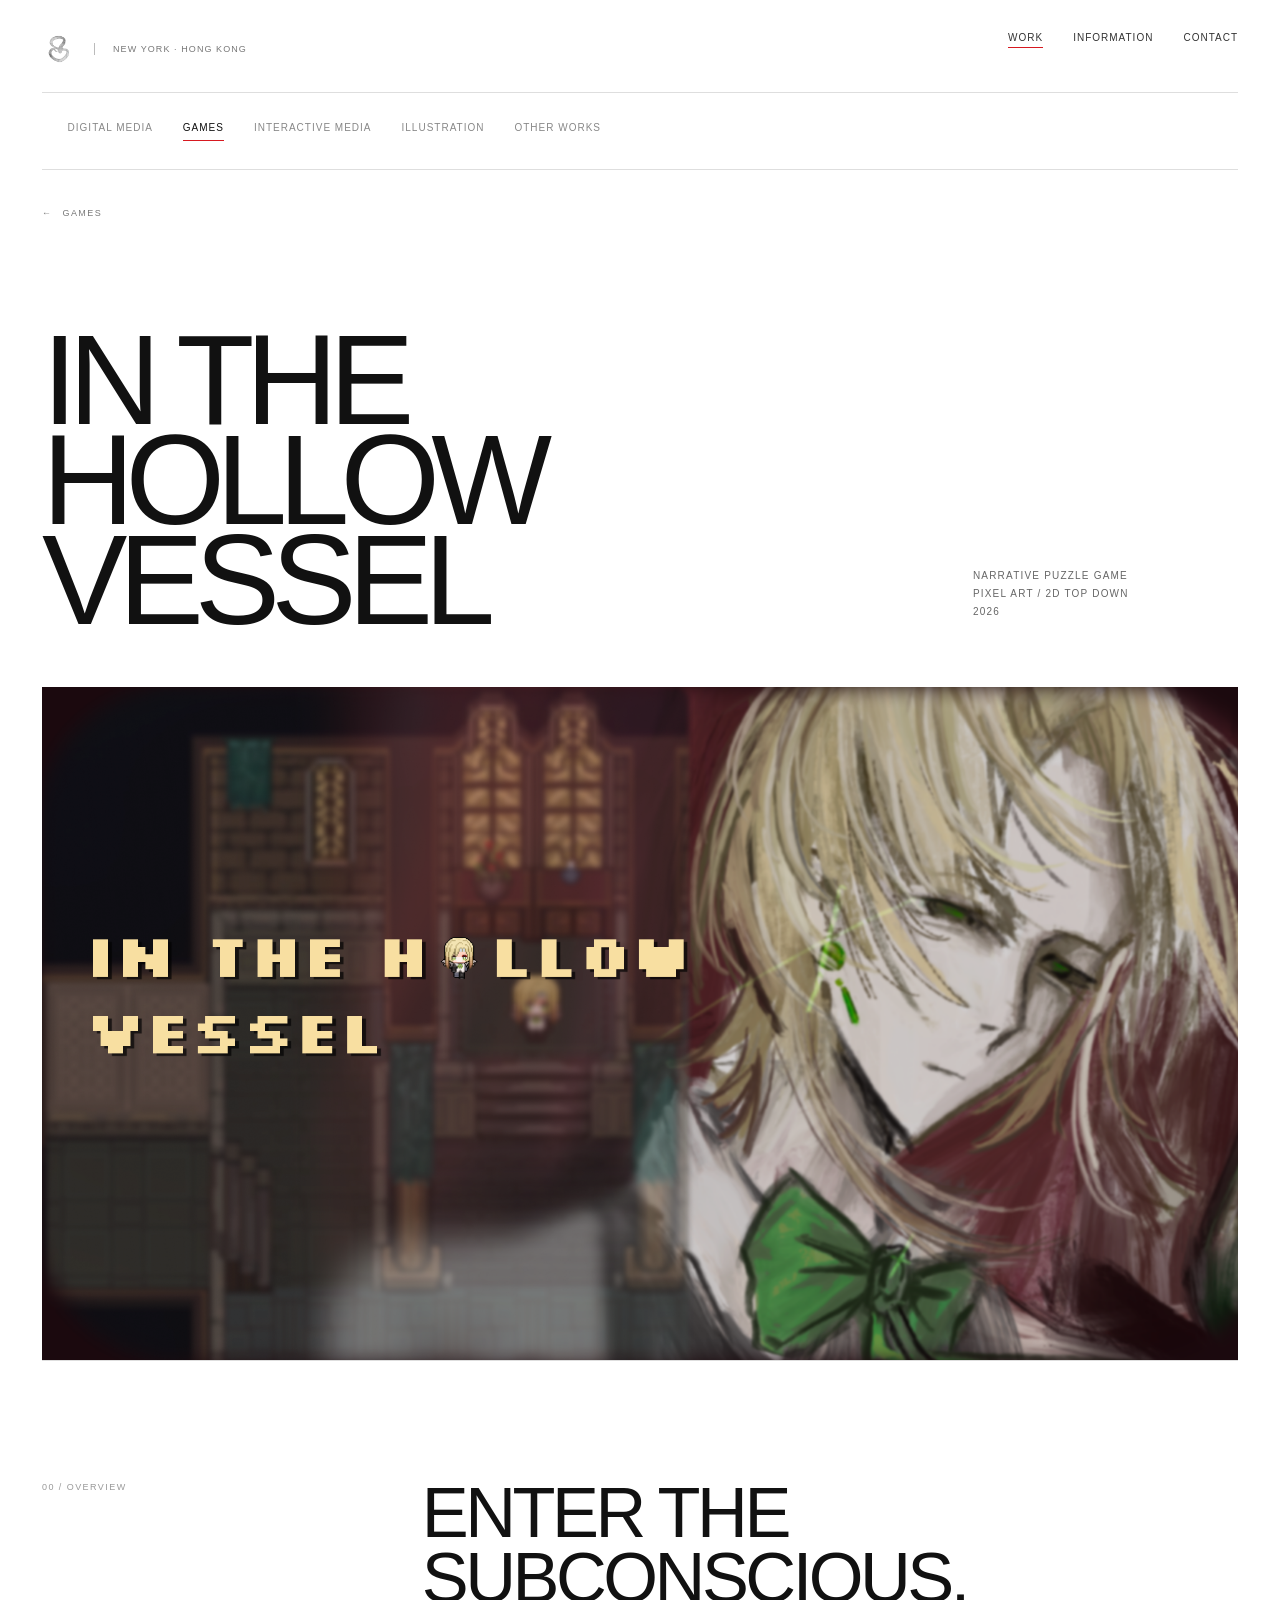
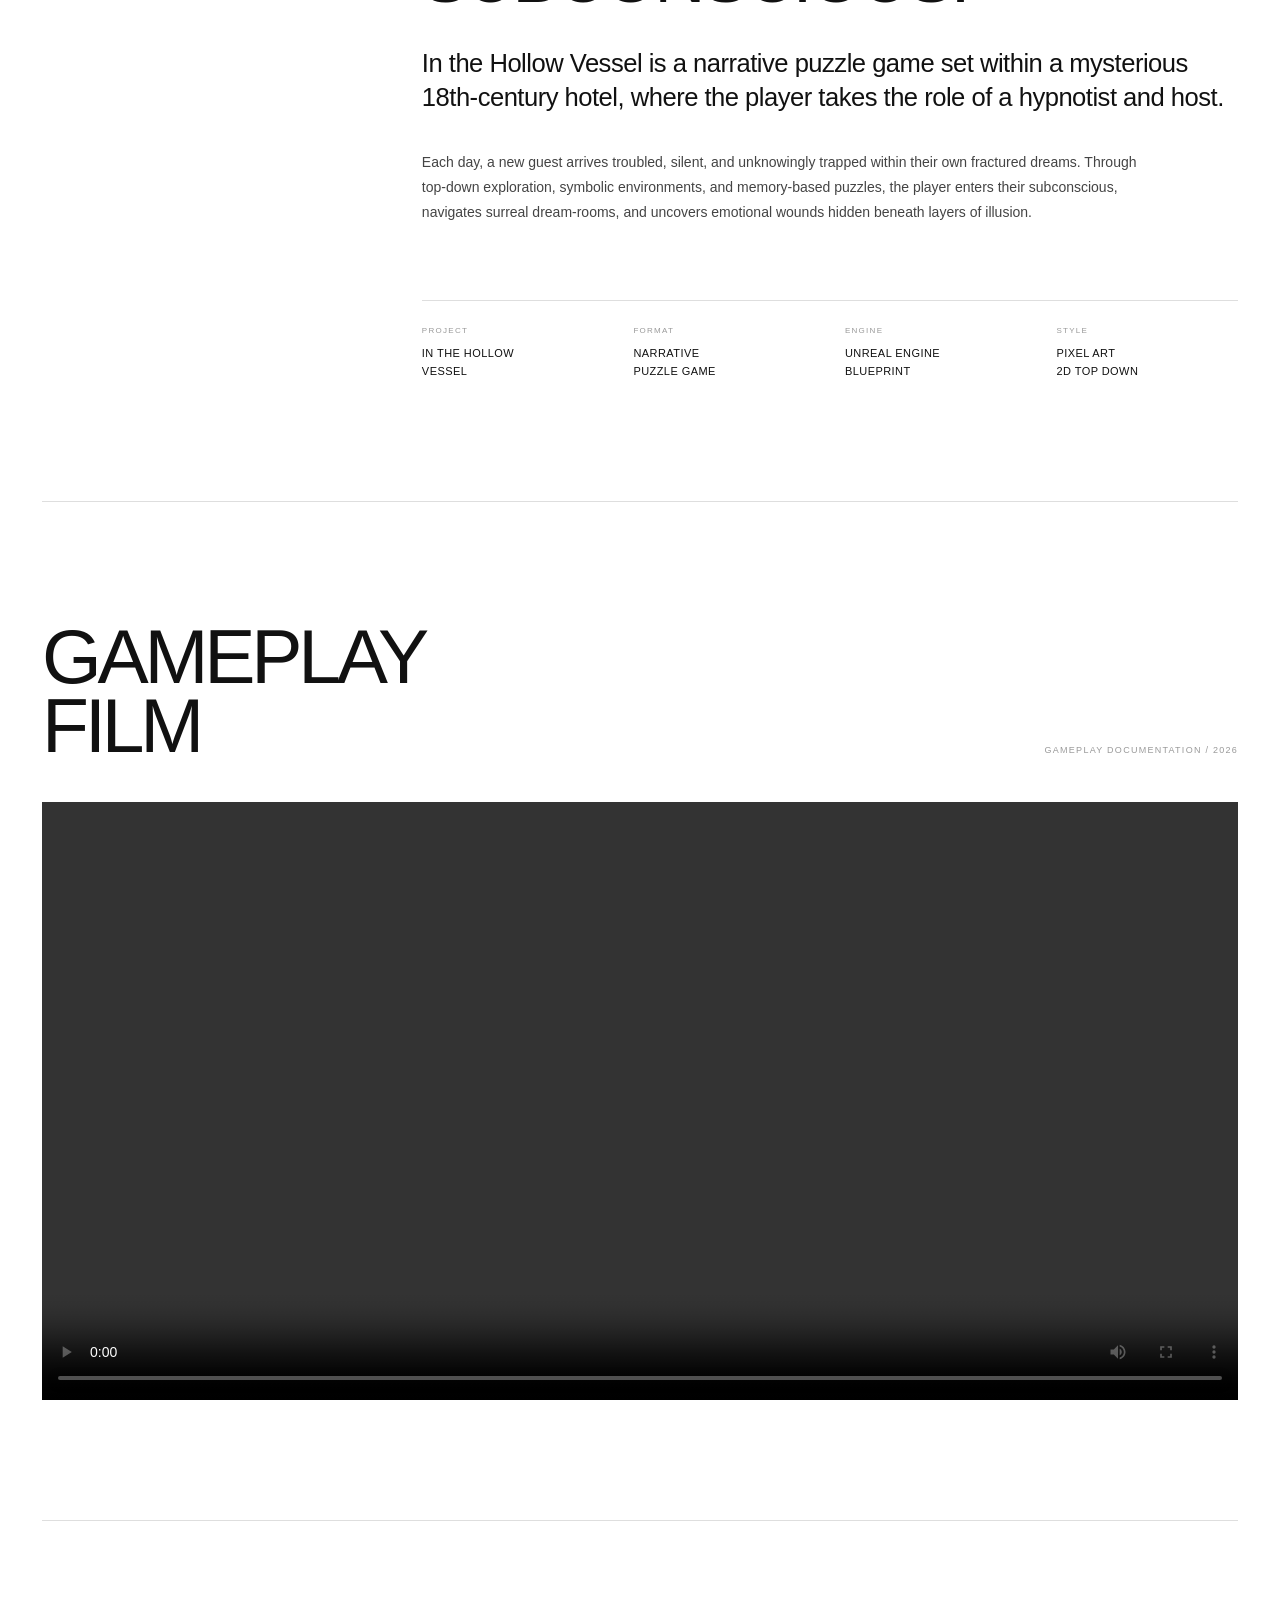
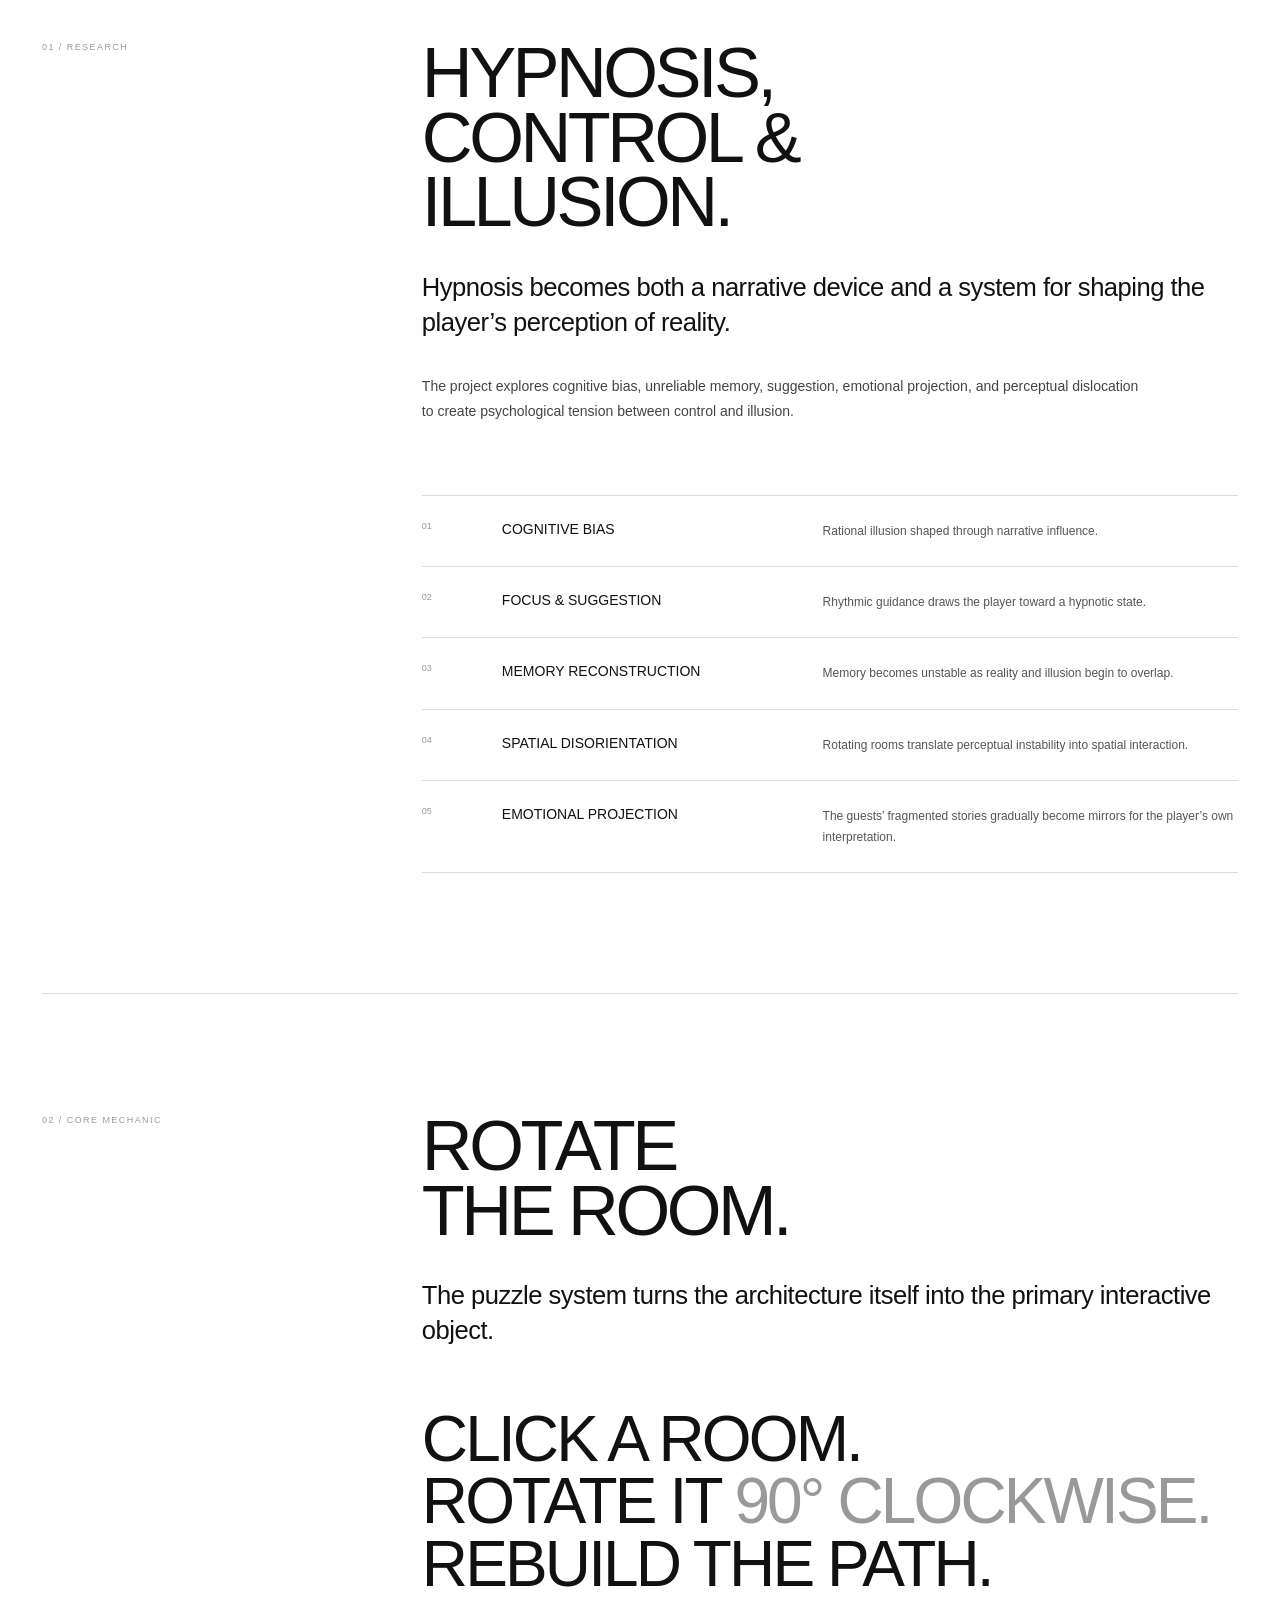
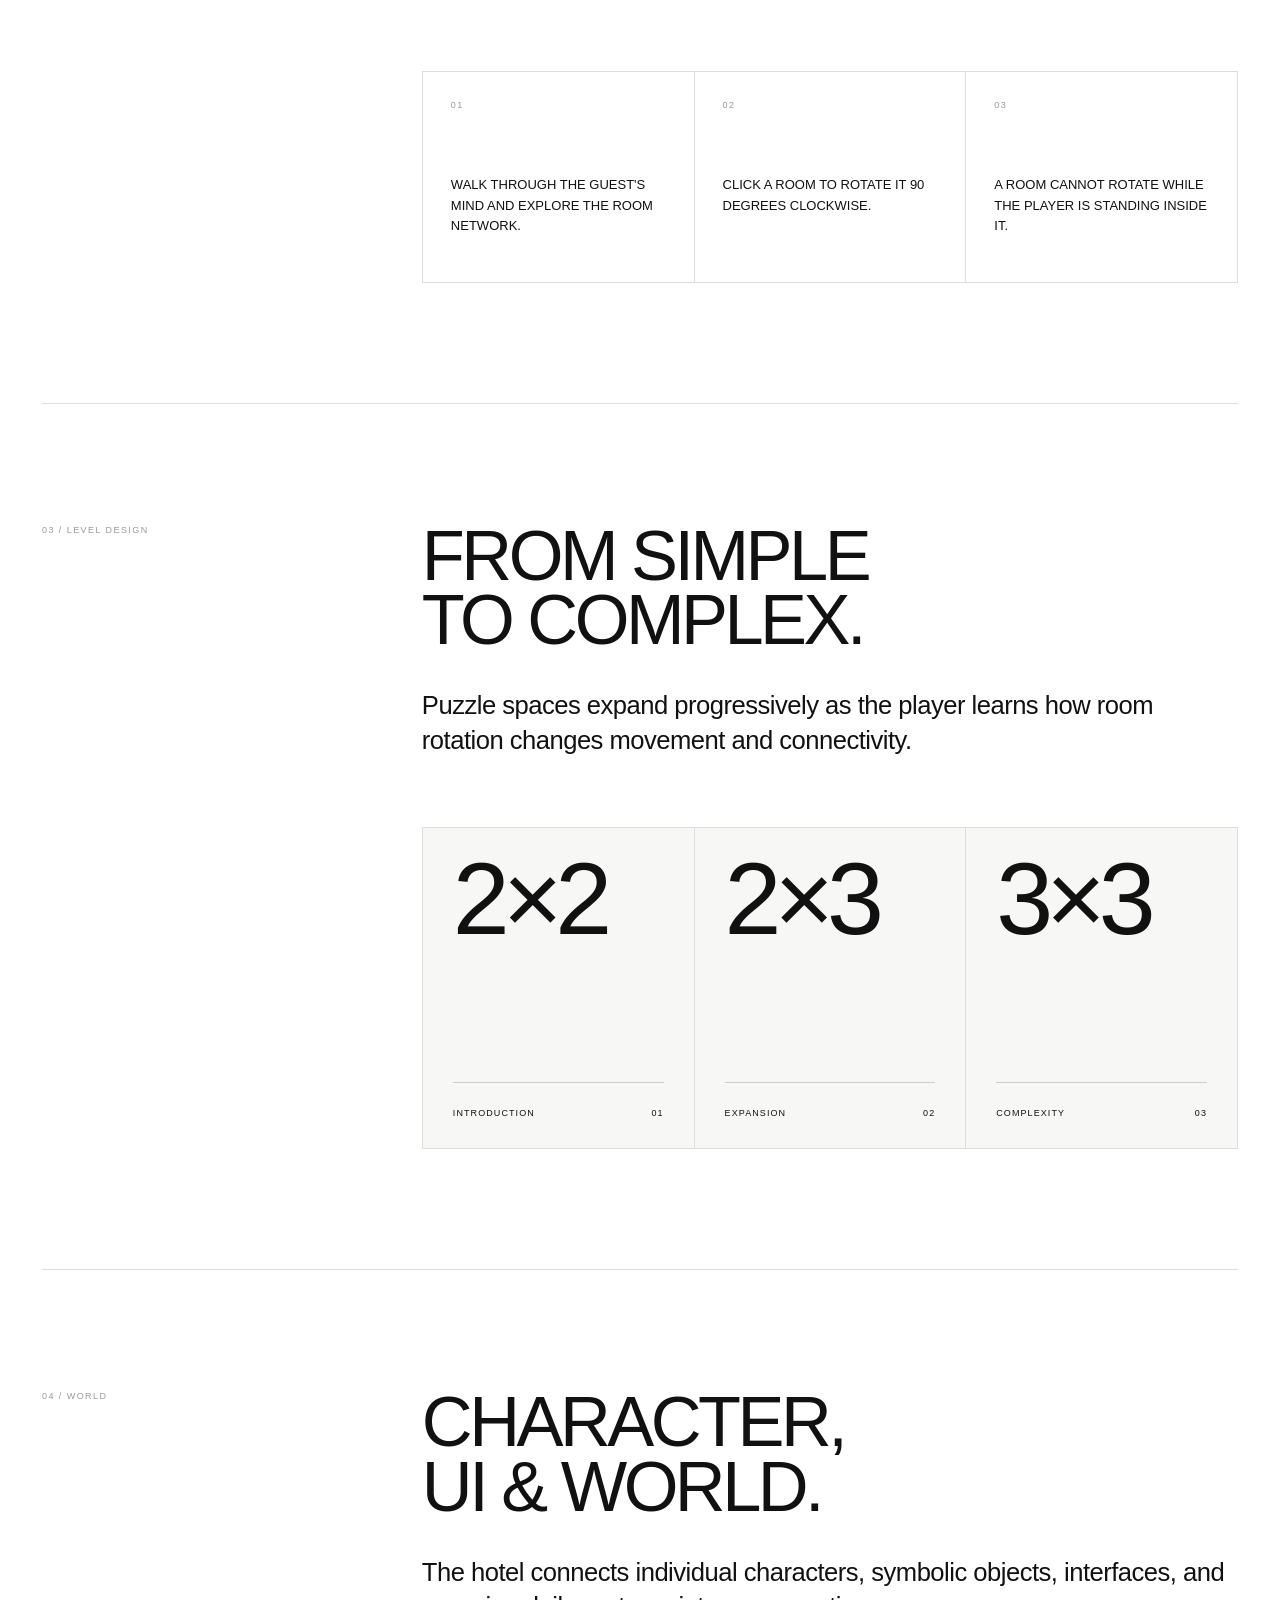
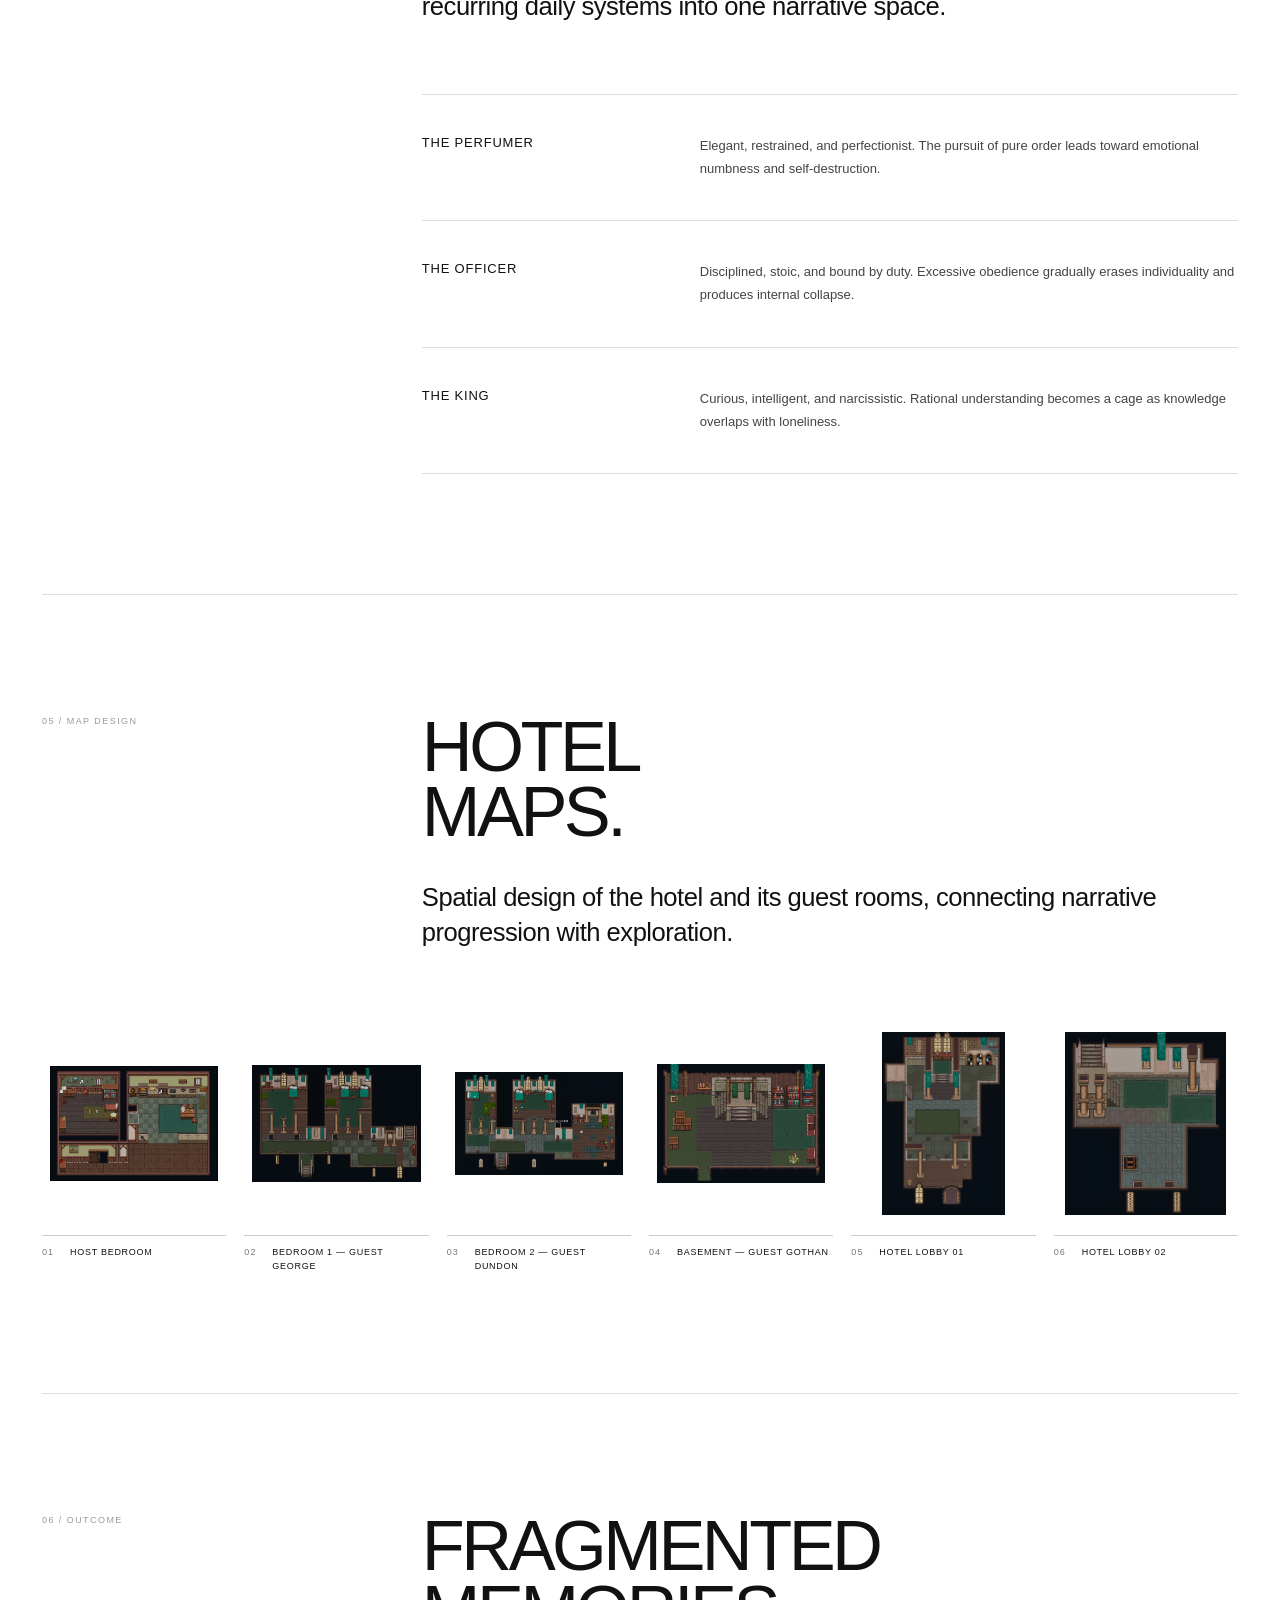
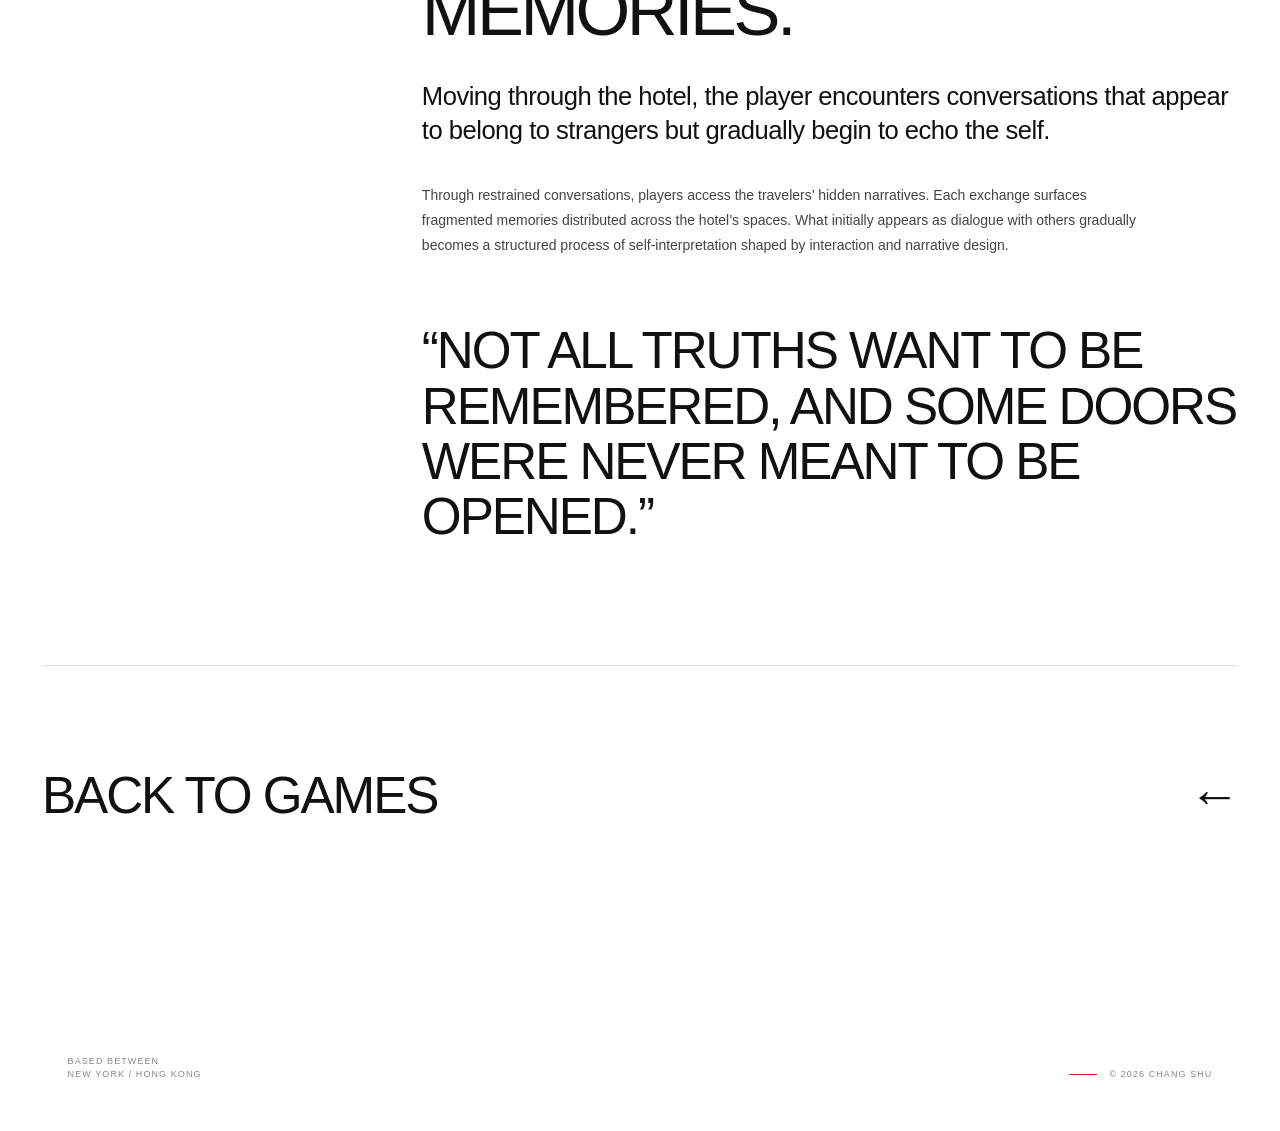
<file: in-the-hollow-vessel.html>
<!DOCTYPE html>
<html lang="en">

<head>

  <meta charset="UTF-8">

  <meta
    name="viewport"
    content="width=device-width, initial-scale=1.0"
  >

  <title>In the Hollow Vessel — Chang Shu</title>

  <meta
    name="description"
    content="In the Hollow Vessel — a narrative puzzle game by Chang Shu."
  >

  <link
    rel="icon"
    type="image/png"
    href="favicon.png?v=2"
  >

  <link
    rel="stylesheet"
    href="css/work.css"
  >


  <style>

    /* ==================================================
       PROJECT PAGE
    ================================================== */

    .project-page {
      padding-bottom: 140px;
    }


    /* ==================================================
       BACK
    ================================================== */

    .project-back {
      display: inline-flex;
      align-items: center;
      gap: 10px;

      margin-top: 38px;

      color: #777;
      text-decoration: none;

      font-size: 9px;
      letter-spacing: .16em;
      text-transform: uppercase;

      transition: color .25s ease;
    }

    .project-back-arrow {
      transition: transform .25s ease;
    }

    .project-back:hover {
      color: #111;
    }

    .project-back:hover .project-back-arrow {
      transform: translateX(-4px);
    }


    /* ==================================================
       HERO
    ================================================== */

    .detail-hero {
      padding-top: 110px;
    }

    .detail-hero-top {
      display: grid;
      grid-template-columns: 1fr .32fr;

      gap: 8vw;

      align-items: end;

      margin-bottom: 58px;
    }

    .detail-title {
      margin: 0;

      max-width: 1100px;

      font-size: clamp(70px, 10vw, 165px);
      font-weight: 300;

      line-height: .78;
      letter-spacing: -.07em;

      text-transform: uppercase;
    }

    .detail-meta {
      padding-bottom: 8px;

      font-size: 10px;
      line-height: 1.8;

      letter-spacing: .12em;
      text-transform: uppercase;

      color: #666;
    }

    .detail-hero-image {
      width: 100%;

      overflow: hidden;

      background: #111;
    }

    .detail-hero-image img {
      display: block;

      width: 100%;
      height: auto;
    }


    /* ==================================================
       SECTION SYSTEM
    ================================================== */

    .detail-section {
      padding: 120px 0;

      border-top: 1px solid #dedede;
    }

    .section-grid {
      display: grid;

      grid-template-columns: .34fr 1fr;

      gap: 8vw;
    }

    .section-label {
      font-size: 9px;

      line-height: 1.5;

      letter-spacing: .16em;
      text-transform: uppercase;

      color: #999;
    }

    .section-content {
      max-width: 950px;
    }

    .section-title {
      margin: 0 0 35px;

      font-size: clamp(42px, 5.5vw, 84px);
      font-weight: 300;

      line-height: .92;
      letter-spacing: -.05em;

      text-transform: uppercase;
    }

    .section-lead {
      max-width: 850px;

      margin: 0;

      font-size: clamp(20px, 2vw, 31px);
      font-weight: 300;

      line-height: 1.35;

      letter-spacing: -.02em;
    }

    .body-copy {
      max-width: 720px;

      margin-top: 35px;

      font-size: 14px;
      font-weight: 300;

      line-height: 1.8;

      color: #444;
    }


    /* ==================================================
       OVERVIEW INFORMATION
    ================================================== */

    .project-info {
      display: grid;

      grid-template-columns: repeat(4, 1fr);

      gap: 30px;

      margin-top: 75px;
      padding-top: 25px;

      border-top: 1px solid #dedede;
    }

    .info-label {
      margin-bottom: 10px;

      font-size: 8px;

      letter-spacing: .16em;
      text-transform: uppercase;

      color: #999;
    }

    .info-value {
      font-size: 11px;

      line-height: 1.6;

      letter-spacing: .04em;

      text-transform: uppercase;
    }


    /* ==================================================
       FILM
    ================================================== */

    .film-section {
      padding: 120px 0;

      border-top: 1px solid #dedede;
    }

    .film-heading {
      display: flex;

      justify-content: space-between;
      align-items: flex-end;

      gap: 30px;

      margin-bottom: 42px;
    }

    .film-title {
      margin: 0;

      font-size: clamp(42px, 6vw, 90px);
      font-weight: 300;

      line-height: .9;
      letter-spacing: -.055em;

      text-transform: uppercase;
    }

    .film-meta {
      padding-bottom: 5px;

      font-size: 9px;

      letter-spacing: .14em;
      text-transform: uppercase;

      color: #999;
    }

    .gameplay-video {
      display: block;

      width: 100%;
      height: auto;

      background: #000;
    }


    /* ==================================================
       RESEARCH
    ================================================== */

    .research-list {
      margin-top: 70px;
    }

    .research-row {
      display: grid;

      grid-template-columns: 50px .7fr 1fr;

      gap: 30px;

      padding: 25px 0;

      border-top: 1px solid #ddd;
    }

    .research-row:last-child {
      border-bottom: 1px solid #ddd;
    }

    .research-number {
      font-size: 9px;
      color: #999;
    }

    .research-name {
      font-size: 14px;
      text-transform: uppercase;
    }

    .research-description {
      max-width: 580px;

      font-size: 12px;
      line-height: 1.7;

      color: #555;
    }


    /* ==================================================
       CORE MECHANIC
    ================================================== */

    .mechanic-statement {
      margin-top: 60px;

      max-width: 1000px;

      font-size: clamp(34px, 5vw, 78px);
      font-weight: 300;

      line-height: .98;
      letter-spacing: -.045em;

      text-transform: uppercase;
    }

    .mechanic-statement span {
      color: #999;
    }

    .mechanic-rules {
      display: grid;

      grid-template-columns: repeat(3, 1fr);

      gap: 1px;

      margin-top: 75px;

      background: #ddd;
      border: 1px solid #ddd;
    }

    .mechanic-rule {
      min-height: 210px;

      padding: 28px;

      background: #fff;
    }

    .rule-number {
      margin-bottom: 65px;

      font-size: 9px;

      letter-spacing: .16em;

      color: #999;
    }

    .rule-text {
      max-width: 240px;

      font-size: 13px;
      line-height: 1.6;

      text-transform: uppercase;
    }


    /* ==================================================
       LEVEL DESIGN
    ================================================== */

    .level-grid {
      display: grid;

      grid-template-columns: repeat(3, 1fr);

      gap: 1px;

      margin-top: 70px;

      background: #ddd;
      border: 1px solid #ddd;
    }

    .level-card {
      min-height: 320px;

      display: flex;
      flex-direction: column;

      justify-content: space-between;

      padding: 30px;

      background: #f7f7f5;
    }

    .level-number {
      font-size: clamp(65px, 8vw, 125px);
      font-weight: 300;

      line-height: .8;

      letter-spacing: -.07em;
    }

    .level-caption {
      display: flex;

      justify-content: space-between;

      gap: 20px;

      padding-top: 25px;

      border-top: 1px solid #ccc;

      font-size: 9px;

      letter-spacing: .12em;
      text-transform: uppercase;
    }


    /* ==================================================
       WORLD / CHARACTERS
    ================================================== */

    .character-list {
      margin-top: 70px;
    }

    .character {
      display: grid;

      grid-template-columns: .35fr 1fr;

      gap: 7vw;

      padding: 40px 0;

      border-top: 1px solid #ddd;
    }

    .character:last-child {
      border-bottom: 1px solid #ddd;
    }

    .character-name {
      font-size: 13px;

      letter-spacing: .06em;
      text-transform: uppercase;
    }

    .character-text {
      max-width: 650px;

      font-size: 13px;
      line-height: 1.75;

      color: #444;
    }


    /* ==================================================
       HOTEL MAPS — STATIC DISPLAY
    ================================================== */

    .maps-section {
      padding: 120px 0;
      border-top: 1px solid #dedede;
    }

    .maps-header {
      display: grid;
      grid-template-columns: .34fr 1fr;
      gap: 8vw;
      margin-bottom: 75px;
    }

    .maps-intro { max-width: 950px; }

    .maps-grid {
      display: grid;
      grid-template-columns: repeat(6, minmax(0, 1fr));
      gap: 18px;
      align-items: start;
    }

    .map-card { min-width: 0; }

    .map-image-wrap {
      box-sizing: border-box;
      width: 100%;
      aspect-ratio: 1 / 1.08;
      padding: 8px;
      background: #fff;
    }

    .map-image {
      display: block;
      width: 100%;
      height: 100%;
      object-fit: contain;
      object-position: center;
    }

    .map-caption {
      display: grid;
      grid-template-columns: 20px minmax(0, 1fr);
      gap: 8px;
      align-items: start;
      margin-top: 12px;
      padding-top: 10px;
      border-top: 1px solid #ccc;
    }

    .map-number {
      font-size: 9px;
      line-height: 1.5;
      letter-spacing: .12em;
      color: #777;
    }

    .map-name {
      font-size: 9px;
      line-height: 1.5;
      letter-spacing: .08em;
      text-transform: uppercase;
      overflow-wrap: anywhere;
    }

    @media (max-width: 800px) {
      .maps-grid {
        grid-template-columns: repeat(3, minmax(0, 1fr));
        gap: 32px 16px;
      }
      .maps-header { margin-bottom: 45px; }
    }

    @media (max-width: 600px) {
      .maps-grid {
        grid-template-columns: repeat(2, minmax(0, 1fr));
        gap: 28px 12px;
      }
    }

    /* ==================================================
       OUTCOME
    ================================================== */

    .outcome-quote {
      max-width: 1050px;

      margin-top: 65px;

      font-size: clamp(30px, 4vw, 64px);
      font-weight: 300;

      line-height: 1.08;
      letter-spacing: -.04em;
    }


    /* ==================================================
       END
    ================================================== */

    .project-end {
      padding-top: 100px;

      border-top: 1px solid #dedede;
    }

    .project-end-link {
      display: flex;

      justify-content: space-between;
      align-items: center;

      color: #111;
      text-decoration: none;

      font-size: clamp(28px, 4vw, 60px);
      font-weight: 300;

      letter-spacing: -.04em;

      text-transform: uppercase;
    }

    .project-end-arrow {
      transition: transform .3s ease;
    }

    .project-end-link:hover
    .project-end-arrow {
      transform: translateX(-8px);
    }


    /* ==================================================
       MOBILE
    ================================================== */

    @media (max-width: 800px) {

      .project-page {
        padding-bottom: 90px;
      }

      .detail-hero {
        padding-top: 70px;
      }

      .detail-hero-top {
        display: block;

        margin-bottom: 35px;
      }

      .detail-title {
        font-size: clamp(58px, 17vw, 110px);

        line-height: .82;
      }

      .detail-meta {
        margin-top: 35px;
      }

      .detail-section,
      .film-section,
      .maps-section {
        padding: 80px 0;
      }

      .section-grid,
      .maps-header {
        display: block;
      }

      .section-label {
        margin-bottom: 35px;
      }

      .project-info {
        grid-template-columns: 1fr 1fr;
      }

      .film-heading {
        display: block;
      }

      .film-meta {
        margin-top: 20px;
      }

      .mechanic-rules,
      .level-grid {
        grid-template-columns: 1fr;
      }

      .mechanic-rule {
        min-height: 170px;
      }

      .level-card {
        min-height: 230px;
      }

      .research-row {
        grid-template-columns: 35px 1fr;
      }

      .research-description {
        grid-column: 2;
      }

      .character {
        display: block;
      }

      .character-text {
        margin-top: 20px;
      }

    }


    @media (max-width: 500px) {

      .project-info {
        grid-template-columns: 1fr;
      }

      .detail-title {
        font-size: 15vw;
      }

      .section-title {
        font-size: 12vw;
      }

    }

  </style>

</head>


<body>

<div class="page">


  <!-- =====================================================
       HEADER
  ====================================================== -->

  <header class="site-header">

    <div class="header-left">

      <a
        href="index.html"
        aria-label="Back to homepage"
      >

        <img
          src="logo.png"
          alt="Chang Shu"
          class="site-logo"
        >

      </a>


      <div class="location">
        NEW YORK · HONG KONG
      </div>

    </div>


    <nav
      class="main-nav"
      aria-label="Main navigation"
    >

      <a
        href="work.html"
        class="active"
      >
        WORK
      </a>

      <a href="about.html">
        INFORMATION
      </a>

      <a href="contact.html">
        CONTACT
      </a>

    </nav>

  </header>



  <!-- =====================================================
       WORK CATEGORY NAVIGATION
  ====================================================== -->

  <nav
    class="work-nav"
    aria-label="Work categories"
  >

    <a href="work.html">
      DIGITAL MEDIA
    </a>

    <a
      href="games.html"
      class="active"
      aria-current="page"
    >
      GAMES
    </a>

    <a href="interactive-media.html">
      INTERACTIVE MEDIA
    </a>

    <a href="illustration.html">
      ILLUSTRATION
    </a>

    <a href="other-works.html">
      OTHER WORKS
    </a>

  </nav>



  <main class="project-page">


    <!-- =====================================================
         BACK
    ====================================================== -->

    <a
      class="project-back"
      href="games.html"
    >
      <span class="project-back-arrow">←</span>
      GAMES
    </a>



    <!-- =====================================================
         HERO
    ====================================================== -->

    <section class="detail-hero">


      <div class="detail-hero-top">


        <h1 class="detail-title">
          IN THE<br>
          HOLLOW<br>
          VESSEL
        </h1>


        <div class="detail-meta">
          NARRATIVE PUZZLE GAME<br>
          PIXEL ART / 2D TOP DOWN<br>
          2026
        </div>


      </div>


      <div class="detail-hero-image">

        <img
          src="assets/videos/projects/in-the-hollow-vessel/hollow-vessel-hero.png"
          alt="In the Hollow Vessel"
        >

      </div>


    </section>



    <!-- =====================================================
         00 — OVERVIEW
    ====================================================== -->

    <section class="detail-section">


      <div class="section-grid">


        <div class="section-label">
          00 / OVERVIEW
        </div>


        <div class="section-content">


          <h2 class="section-title">
            ENTER THE<br>
            SUBCONSCIOUS.
          </h2>


          <p class="section-lead">
            In the Hollow Vessel is a narrative puzzle game
            set within a mysterious 18th-century hotel,
            where the player takes the role of a hypnotist
            and host.
          </p>


          <p class="body-copy">
            Each day, a new guest arrives troubled, silent,
            and unknowingly trapped within their own fractured
            dreams. Through top-down exploration, symbolic
            environments, and memory-based puzzles, the player
            enters their subconscious, navigates surreal
            dream-rooms, and uncovers emotional wounds hidden
            beneath layers of illusion.
          </p>


          <div class="project-info">


            <div>

              <div class="info-label">
                PROJECT
              </div>

              <div class="info-value">
                IN THE HOLLOW<br>
                VESSEL
              </div>

            </div>


            <div>

              <div class="info-label">
                FORMAT
              </div>

              <div class="info-value">
                NARRATIVE<br>
                PUZZLE GAME
              </div>

            </div>


            <div>

              <div class="info-label">
                ENGINE
              </div>

              <div class="info-value">
                UNREAL ENGINE<br>
                BLUEPRINT
              </div>

            </div>


            <div>

              <div class="info-label">
                STYLE
              </div>

              <div class="info-value">
                PIXEL ART<br>
                2D TOP DOWN
              </div>

            </div>


          </div>


        </div>


      </div>


    </section>



    <!-- =====================================================
         GAMEPLAY FILM
    ====================================================== -->

    <section class="film-section">


      <div class="film-heading">


        <h2 class="film-title">
          GAMEPLAY<br>
          FILM
        </h2>


        <div class="film-meta">
          GAMEPLAY DOCUMENTATION / 2026
        </div>


      </div>


      <video
        class="gameplay-video"
        controls
        playsinline
        preload="metadata"
      >

        <source
          src="assets/videos/projects/in-the-hollow-vessel/hollow-vessel-gameplay.mp4"
          type="video/mp4"
        >

        Your browser does not support the video tag.

      </video>


    </section>



    <!-- =====================================================
         01 — RESEARCH
    ====================================================== -->

    <section class="detail-section">


      <div class="section-grid">


        <div class="section-label">
          01 / RESEARCH
        </div>


        <div class="section-content">


          <h2 class="section-title">
            HYPNOSIS,<br>
            CONTROL &<br>
            ILLUSION.
          </h2>


          <p class="section-lead">
            Hypnosis becomes both a narrative device and
            a system for shaping the player’s perception
            of reality.
          </p>


          <p class="body-copy">
            The project explores cognitive bias, unreliable
            memory, suggestion, emotional projection, and
            perceptual dislocation to create psychological
            tension between control and illusion.
          </p>


          <div class="research-list">


            <div class="research-row">
              <div class="research-number">01</div>
              <div class="research-name">COGNITIVE BIAS</div>
              <div class="research-description">
                Rational illusion shaped through narrative influence.
              </div>
            </div>


            <div class="research-row">
              <div class="research-number">02</div>
              <div class="research-name">FOCUS & SUGGESTION</div>
              <div class="research-description">
                Rhythmic guidance draws the player toward a hypnotic state.
              </div>
            </div>


            <div class="research-row">
              <div class="research-number">03</div>
              <div class="research-name">MEMORY RECONSTRUCTION</div>
              <div class="research-description">
                Memory becomes unstable as reality and illusion begin to overlap.
              </div>
            </div>


            <div class="research-row">
              <div class="research-number">04</div>
              <div class="research-name">SPATIAL DISORIENTATION</div>
              <div class="research-description">
                Rotating rooms translate perceptual instability into spatial interaction.
              </div>
            </div>


            <div class="research-row">
              <div class="research-number">05</div>
              <div class="research-name">EMOTIONAL PROJECTION</div>
              <div class="research-description">
                The guests’ fragmented stories gradually become mirrors
                for the player’s own interpretation.
              </div>
            </div>


          </div>


        </div>


      </div>


    </section>



    <!-- =====================================================
         02 — CORE MECHANIC
    ====================================================== -->

    <section class="detail-section">


      <div class="section-grid">


        <div class="section-label">
          02 / CORE MECHANIC
        </div>


        <div class="section-content">


          <h2 class="section-title">
            ROTATE<br>
            THE ROOM.
          </h2>


          <p class="section-lead">
            The puzzle system turns the architecture itself
            into the primary interactive object.
          </p>


          <div class="mechanic-statement">
            CLICK A ROOM.<br>
            ROTATE IT <span>90° CLOCKWISE.</span><br>
            REBUILD THE PATH.
          </div>


          <div class="mechanic-rules">


            <div class="mechanic-rule">

              <div class="rule-number">
                01
              </div>

              <div class="rule-text">
                WALK THROUGH THE GUEST'S MIND AND EXPLORE
                THE ROOM NETWORK.
              </div>

            </div>


            <div class="mechanic-rule">

              <div class="rule-number">
                02
              </div>

              <div class="rule-text">
                CLICK A ROOM TO ROTATE IT 90 DEGREES
                CLOCKWISE.
              </div>

            </div>


            <div class="mechanic-rule">

              <div class="rule-number">
                03
              </div>

              <div class="rule-text">
                A ROOM CANNOT ROTATE WHILE THE PLAYER
                IS STANDING INSIDE IT.
              </div>

            </div>


          </div>


        </div>


      </div>


    </section>



    <!-- =====================================================
         03 — LEVEL DESIGN
    ====================================================== -->

    <section class="detail-section">


      <div class="section-grid">


        <div class="section-label">
          03 / LEVEL DESIGN
        </div>


        <div class="section-content">


          <h2 class="section-title">
            FROM SIMPLE<br>
            TO COMPLEX.
          </h2>


          <p class="section-lead">
            Puzzle spaces expand progressively as the player
            learns how room rotation changes movement and
            connectivity.
          </p>


          <div class="level-grid">


            <div class="level-card">

              <div class="level-number">
                2×2
              </div>

              <div class="level-caption">
                <span>INTRODUCTION</span>
                <span>01</span>
              </div>

            </div>


            <div class="level-card">

              <div class="level-number">
                2×3
              </div>

              <div class="level-caption">
                <span>EXPANSION</span>
                <span>02</span>
              </div>

            </div>


            <div class="level-card">

              <div class="level-number">
                3×3
              </div>

              <div class="level-caption">
                <span>COMPLEXITY</span>
                <span>03</span>
              </div>

            </div>


          </div>


        </div>


      </div>


    </section>



    <!-- =====================================================
         04 — WORLD
    ====================================================== -->

    <section class="detail-section">


      <div class="section-grid">


        <div class="section-label">
          04 / WORLD
        </div>


        <div class="section-content">


          <h2 class="section-title">
            CHARACTER,<br>
            UI & WORLD.
          </h2>


          <p class="section-lead">
            The hotel connects individual characters,
            symbolic objects, interfaces, and recurring
            daily systems into one narrative space.
          </p>


          <div class="character-list">


            <div class="character">

              <div class="character-name">
                THE PERFUMER
              </div>

              <div class="character-text">
                Elegant, restrained, and perfectionist.
                The pursuit of pure order leads toward
                emotional numbness and self-destruction.
              </div>

            </div>


            <div class="character">

              <div class="character-name">
                THE OFFICER
              </div>

              <div class="character-text">
                Disciplined, stoic, and bound by duty.
                Excessive obedience gradually erases
                individuality and produces internal collapse.
              </div>

            </div>


            <div class="character">

              <div class="character-name">
                THE KING
              </div>

              <div class="character-text">
                Curious, intelligent, and narcissistic.
                Rational understanding becomes a cage as
                knowledge overlaps with loneliness.
              </div>

            </div>


          </div>


        </div>


      </div>


    </section>



    <!-- =====================================================
     05 — HOTEL MAPS
====================================================== -->

<section class="maps-section">

  <div class="maps-header">

    <div class="section-label">
      05 / MAP DESIGN
    </div>

    <div class="maps-intro">

      <h2 class="section-title">
        HOTEL<br>
        MAPS.
      </h2>

      <p class="section-lead">
        Spatial design of the hotel and its guest rooms,
        connecting narrative progression with exploration.
      </p>

    </div>

  </div>


  <div class="maps-grid">


    <!-- 01 -->

    <article class="map-card">

      <div class="map-image-wrap">
        <img
          class="map-image"
          src="assets/videos/projects/in-the-hollow-vessel/maps/host-bedroom.png"
          alt="Host Bedroom map"
        >
      </div>

      <div class="map-caption">
        <span class="map-number">01</span>
        <span class="map-name">HOST BEDROOM</span>
      </div>

    </article>


    <!-- 02 -->

    <article class="map-card">

      <div class="map-image-wrap">
        <img
          class="map-image"
          src="assets/videos/projects/in-the-hollow-vessel/maps/guest-bedroom-george.png"
          alt="Guest George bedroom map"
        >
      </div>

      <div class="map-caption">
        <span class="map-number">02</span>
        <span class="map-name">BEDROOM 1 — GUEST GEORGE</span>
      </div>

    </article>


    <!-- 03 -->

    <article class="map-card">

      <div class="map-image-wrap">
        <img
          class="map-image"
          src="assets/videos/projects/in-the-hollow-vessel/maps/guest-bedroom-dundon.png"
          alt="Guest Dundon bedroom map"
        >
      </div>

      <div class="map-caption">
        <span class="map-number">03</span>
        <span class="map-name">BEDROOM 2 — GUEST DUNDON</span>
      </div>

    </article>


    <!-- 04 -->

    <article class="map-card">

      <div class="map-image-wrap">
        <img
          class="map-image"
          src="assets/videos/projects/in-the-hollow-vessel/maps/guest-basement-gothan.png"
          alt="Guest Gothan basement map"
        >
      </div>

      <div class="map-caption">
        <span class="map-number">04</span>
        <span class="map-name">BASEMENT — GUEST GOTHAN</span>
      </div>

    </article>


    <!-- 05 -->

    <article class="map-card">

      <div class="map-image-wrap">
        <img
          class="map-image"
          src="assets/videos/projects/in-the-hollow-vessel/maps/hotel-lobby-01.png"
          alt="Hotel Lobby 01 map"
        >
      </div>

      <div class="map-caption">
        <span class="map-number">05</span>
        <span class="map-name">HOTEL LOBBY 01</span>
      </div>

    </article>


    <!-- 06 -->

    <article class="map-card">

      <div class="map-image-wrap">
        <img
          class="map-image"
          src="assets/videos/projects/in-the-hollow-vessel/maps/hotel-lobby-02.png"
          alt="Hotel Lobby 02 map"
        >
      </div>

      <div class="map-caption">
        <span class="map-number">06</span>
        <span class="map-name">HOTEL LOBBY 02</span>
      </div>

    </article>


  </div>

</section>



    <!-- =====================================================
         06 — OUTCOME
    ====================================================== -->

    <section class="detail-section">


      <div class="section-grid">


        <div class="section-label">
          06 / OUTCOME
        </div>


        <div class="section-content">


          <h2 class="section-title">
            FRAGMENTED<br>
            MEMORIES.
          </h2>


          <p class="section-lead">
            Moving through the hotel, the player encounters
            conversations that appear to belong to strangers
            but gradually begin to echo the self.
          </p>


          <p class="body-copy">
            Through restrained conversations, players access
            the travelers’ hidden narratives. Each exchange
            surfaces fragmented memories distributed across
            the hotel’s spaces. What initially appears as
            dialogue with others gradually becomes a structured
            process of self-interpretation shaped by interaction
            and narrative design.
          </p>


          <div class="outcome-quote">
            “NOT ALL TRUTHS WANT TO BE REMEMBERED,
            AND SOME DOORS WERE NEVER MEANT TO BE OPENED.”
          </div>


        </div>


      </div>


    </section>



    <!-- =====================================================
         END
    ====================================================== -->

    <section class="project-end">


      <a
        class="project-end-link"
        href="games.html"
      >

        <span>
          BACK TO GAMES
        </span>

        <span class="project-end-arrow">
          ←
        </span>

      </a>


    </section>


  </main>



  <!-- =====================================================
       FOOTER
  ====================================================== -->

  <footer class="site-footer">


    <div>
      Based between<br>
      New York / Hong Kong
    </div>


    <div class="footer-year">
      © 2026 Chang Shu
    </div>


  </footer>


</div>






</body>

</html>
</file>
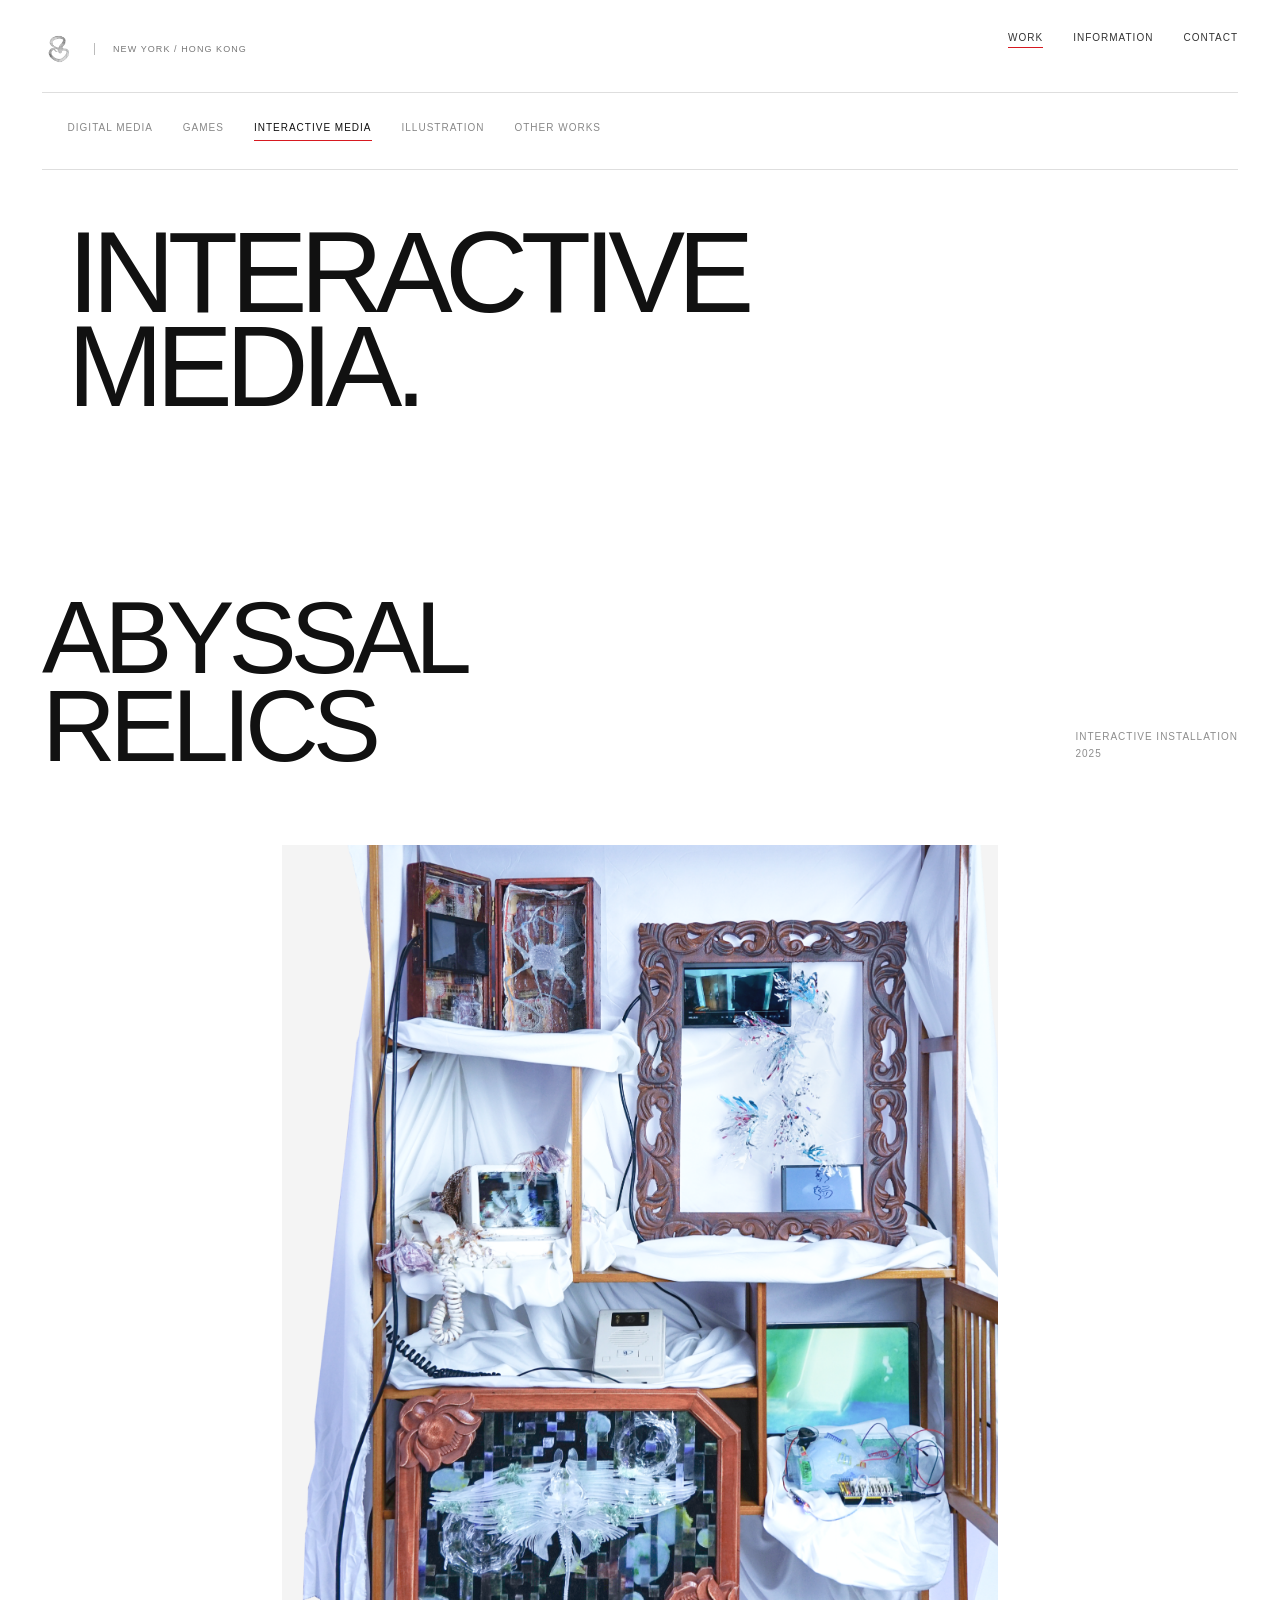
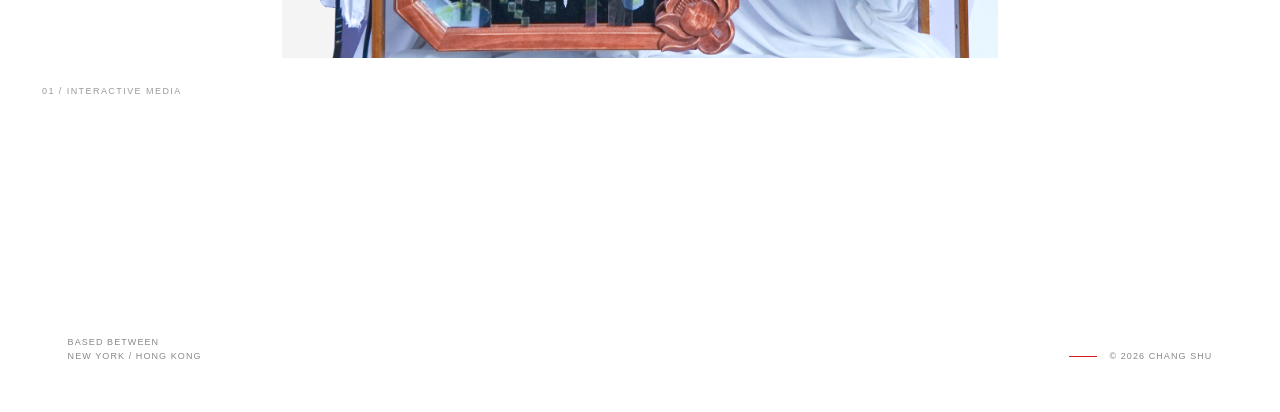
<file: interactive-media.html>
<!DOCTYPE html>
<html lang="en">

<head>
  <meta charset="UTF-8">
  <meta name="viewport" content="width=device-width, initial-scale=1.0">

  <title>Interactive Media — Chang Shu</title>

  <link rel="icon" type="image/png" href="favicon.png?v=2">
  <link rel="shortcut icon" type="image/png" href="favicon.png?v=2">

  <link rel="stylesheet" href="css/work.css">

  <style>

    /* =========================================
       INTERACTIVE MEDIA — PROJECT LAYOUT
    ========================================= */

    .interactive-project {
      padding-top: 80px;
      padding-bottom: 150px;
    }

    .interactive-project-heading {
      display: flex;
      justify-content: space-between;
      align-items: flex-end;
      gap: 40px;
    }

    .interactive-project-title {
      margin: 0;

      font-size: clamp(64px, 8vw, 128px);
      font-weight: 300;
      line-height: .86;

      letter-spacing: -.06em;
      text-transform: uppercase;
    }

    .interactive-project-meta {
      margin: 0 0 8px;

      font-size: 10px;
      line-height: 1.7;

      letter-spacing: .1em;
      text-transform: uppercase;

      color: #8d8d8d;
    }


    /* =========================================
       VERTICAL COVER
    ========================================= */

    .abyssal-cover-area {
      margin-top: 75px;

      display: grid;
      grid-template-columns: 1fr minmax(420px, 56vw) 1fr;
    }

    .abyssal-cover-link {
      position: relative;

      grid-column: 2;

      display: block;

      overflow: hidden;

      color: #fff;
      text-decoration: none;

      background: #f4f4f4;
    }

    .abyssal-cover-image {
      display: block;

      width: 100%;
      height: auto;

      object-fit: contain;

      transition:
        transform .9s cubic-bezier(.2,.65,.3,1),
        filter .45s ease;
    }


    /* dark hover overlay */

    .abyssal-cover-link::after {
      content: "";

      position: absolute;
      inset: 0;

      z-index: 1;

      background: rgba(0,0,0,0);

      transition: background .4s ease;

      pointer-events: none;
    }


    /* =========================================
       VIEW PROJECT
    ========================================= */

    .abyssal-cover-label {
      position: absolute;

      right: 30px;
      bottom: 28px;

      z-index: 2;

      display: flex;
      align-items: center;

      gap: 13px;

      font-size: 10px;
      letter-spacing: .18em;

      text-transform: uppercase;

      opacity: 0;

      transform: translateY(8px);

      transition:
        opacity .35s ease,
        transform .35s ease;
    }

    .abyssal-cover-arrow {
      display: inline-block;

      font-size: 18px;

      transition: transform .35s ease;
    }


    /* =========================================
       HOVER
    ========================================= */

    .abyssal-cover-link:hover
    .abyssal-cover-image {
      transform: scale(1.012);
    }

    .abyssal-cover-link:hover::after {
      background: rgba(0,0,0,.12);
    }

    .abyssal-cover-link:hover
    .abyssal-cover-label {
      opacity: 1;
      transform: translateY(0);
    }

    .abyssal-cover-link:hover
    .abyssal-cover-arrow {
      transform: translate(4px,-4px);
    }


    /* =========================================
       INDEX
    ========================================= */

    .interactive-project-bottom {
      margin-top: 28px;

      display: flex;
      justify-content: space-between;
      align-items: flex-start;
    }

    .interactive-project-index {
      margin: 0;

      font-size: 9px;
      letter-spacing: .16em;

      text-transform: uppercase;

      color: #999;
    }


    /* =========================================
       MOBILE
    ========================================= */

    @media (max-width: 850px) {

      .interactive-project-heading {
        align-items: flex-start;
        flex-direction: column;
      }

      .abyssal-cover-area {
        grid-template-columns: 8vw 1fr 8vw;
      }

      .abyssal-cover-link {
        grid-column: 2;
      }

    }


    @media (max-width: 600px) {

      .interactive-project {
        padding-top: 55px;
        padding-bottom: 100px;
      }

      .interactive-project-title {
        font-size: clamp(54px, 16vw, 82px);
      }

      .abyssal-cover-area {
        margin-top: 50px;

        grid-template-columns: 1fr;
      }

      .abyssal-cover-link {
        grid-column: 1;
      }

      .abyssal-cover-label {
        right: 18px;
        bottom: 17px;

        opacity: 1;
        transform: none;

        font-size: 8px;
      }

    }


    @media (prefers-reduced-motion: reduce) {

      .abyssal-cover-image {
        transition: none;
      }

      .abyssal-cover-link:hover
      .abyssal-cover-image {
        transform: none;
      }

    }

  </style>

</head>


<body>

  <div class="page">


    <!-- MAIN HEADER -->

    <header class="site-header">

      <div class="header-left">

        <a href="index.html" aria-label="Back to homepage">

          <img
            class="site-logo"
            src="logo.png"
            alt="Chang Shu logo"
          >

        </a>

        <div class="location">
          New York / Hong Kong
        </div>

      </div>


      <nav class="main-nav" aria-label="Main navigation">

        <a
          href="work.html"
          class="active"
        >
          Work
        </a>

        <a href="about.html">
          Information
        </a>

        <a href="contact.html">
          Contact
        </a>

      </nav>

    </header>



    <!-- WORK CATEGORY NAVIGATION -->

    <nav class="work-nav" aria-label="Work categories">

      <a href="work.html">
        Digital Media
      </a>

      <a href="games.html">
        Games
      </a>

      <a
        href="interactive-media.html"
        class="active"
        aria-current="page"
      >
        Interactive Media
      </a>

      <a href="illustration.html">
        Illustration
      </a>

      <a href="other-works.html">
        Other Works
      </a>

    </nav>



    <main id="interactive-media">


      <!-- CATEGORY INTRO -->

      <section
        class="category-intro"
        aria-labelledby="interactive-category-title"
      >

        <h1
          class="category-title"
          id="interactive-category-title"
        >
          Interactive<br>
          Media.
        </h1>

      </section>



      <!-- ABYSSAL RELICS -->

      <section
        class="interactive-project"
        id="abyssal-relics"
      >

        <div class="interactive-project-heading">

          <h2 class="interactive-project-title">
            Abyssal<br>
            Relics
          </h2>

          <p class="interactive-project-meta">
            Interactive Installation<br>
            2025
          </p>

        </div>



        <!-- VERTICAL COVER -->

        <div class="abyssal-cover-area">

          <a
            class="abyssal-cover-link"
            href="abyssal-relics.html"
            aria-label="View Abyssal Relics project"
          >

            <img
              class="abyssal-cover-image"
              src="assets/videos/projects/abyssal-relics/abyssal-relics-cover.png"
              alt="Abyssal Relics installation"
            >

            <div class="abyssal-cover-label">

              <span>
                View Project
              </span>

              <span class="abyssal-cover-arrow">
                ↗
              </span>

            </div>

          </a>

        </div>



        <!-- PROJECT INDEX -->

        <div class="interactive-project-bottom">

          <p class="interactive-project-index">
            01 / Interactive Media
          </p>

        </div>

      </section>


    </main>



    <!-- FOOTER -->

    <footer class="site-footer">

      <div>
        Based between<br>
        New York / Hong Kong
      </div>

      <div class="footer-year">
        © 2026 Chang Shu
      </div>

    </footer>


  </div>

</body>

</html>
</file>
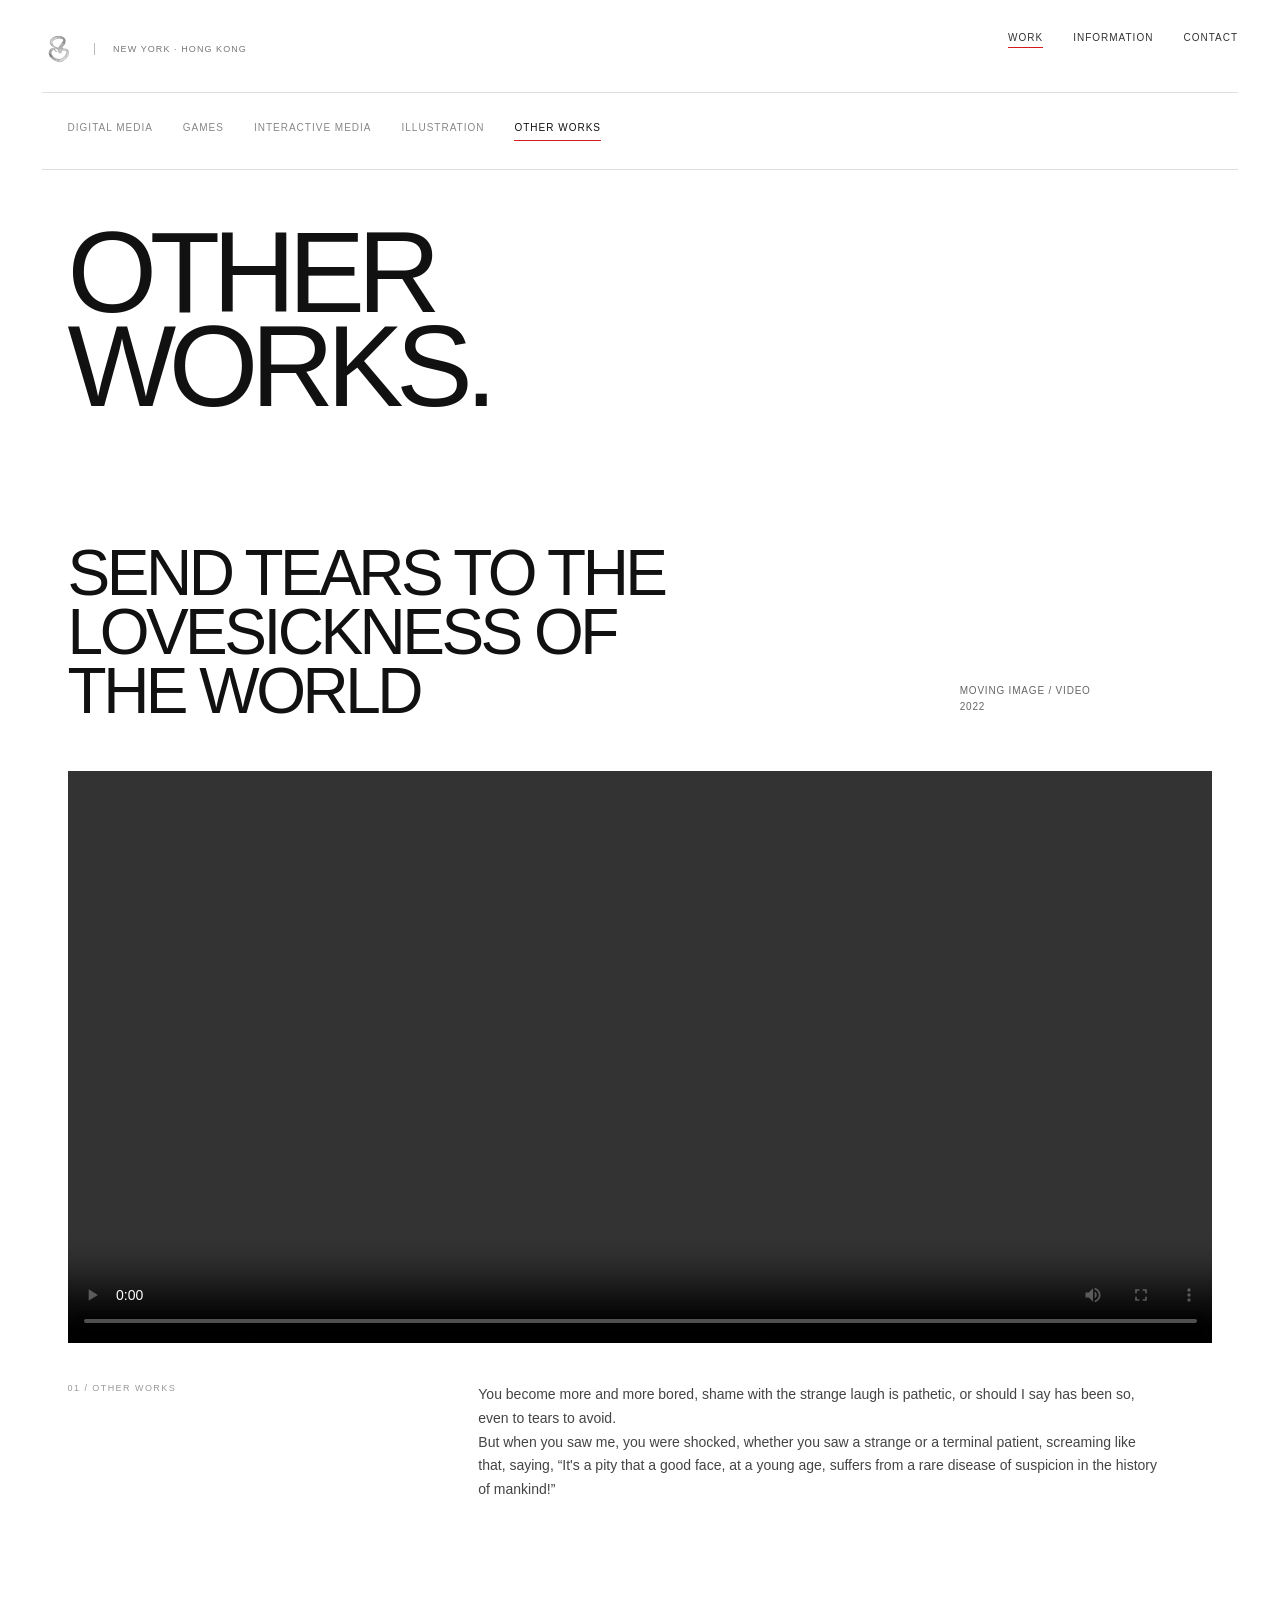
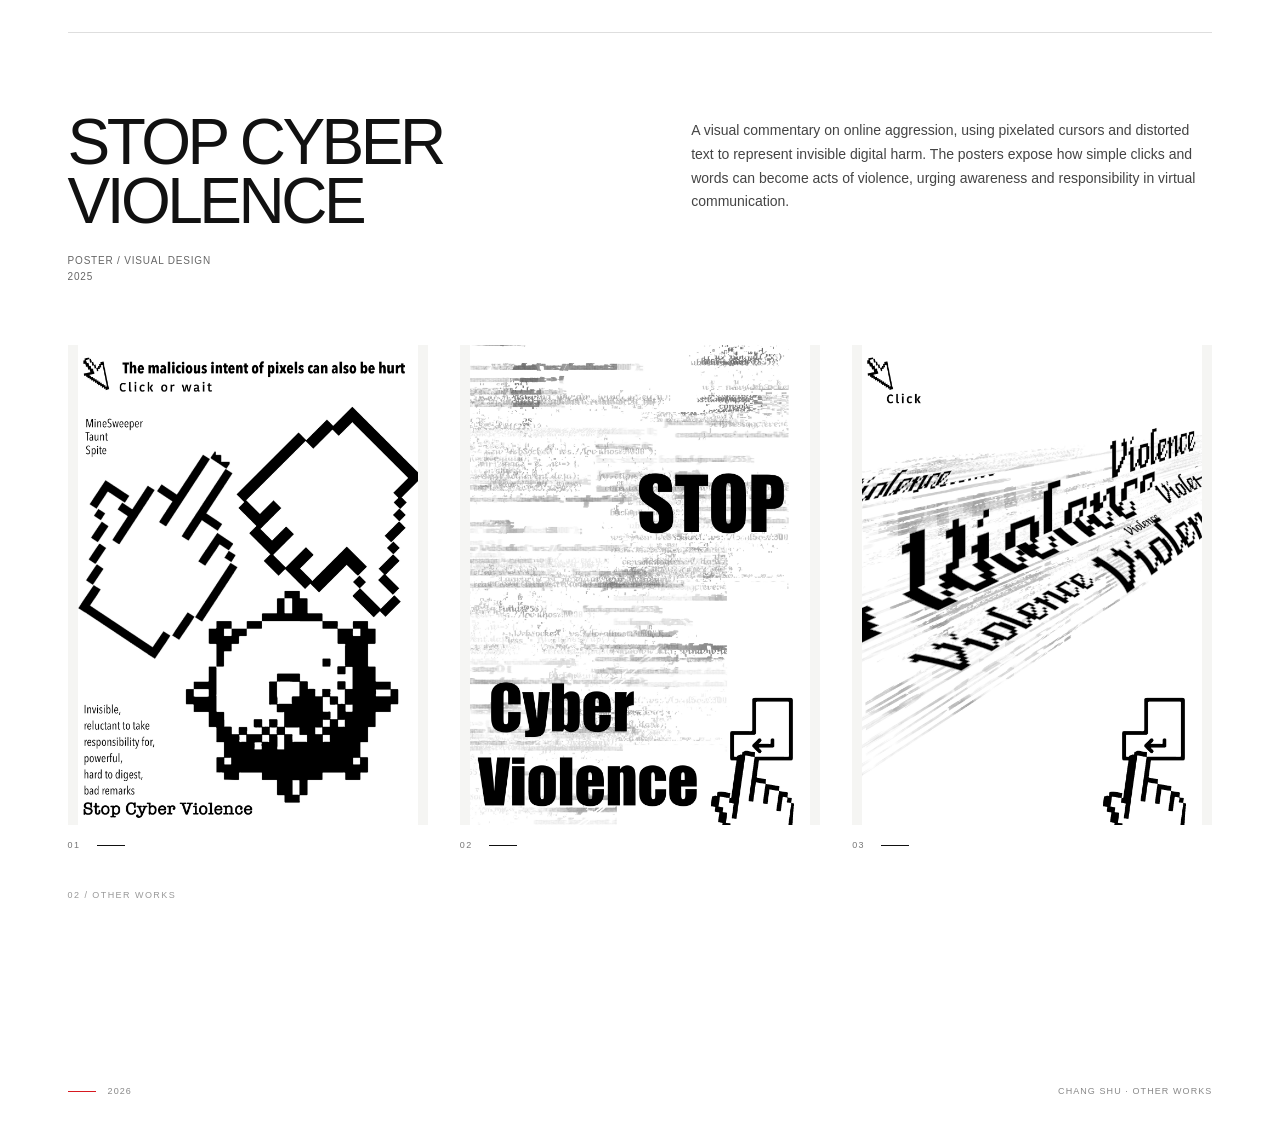
<file: other-works.html>
<!DOCTYPE html>
<html lang="en">

<head>

  <meta charset="UTF-8">

  <meta
    name="viewport"
    content="width=device-width, initial-scale=1.0"
  >

  <title>Other Works — Chang Shu</title>

  <meta
    name="description"
    content="Other works by Chang Shu — moving image, visual design and experimental works."
  >

  <link
    rel="icon"
    type="image/png"
    href="favicon.png"
  >

  <link
    rel="stylesheet"
    href="css/work.css"
  >

</head>


<body>

<div class="page">


  <!-- =====================================================
       MAIN HEADER
  ====================================================== -->

  <header class="site-header">


    <div class="header-left">

      <a
        href="index.html"
        aria-label="Back to homepage"
      >

        <img
          src="logo.png"
          alt="Chang Shu"
          class="site-logo"
        >

      </a>


      <div class="location">
        NEW YORK · HONG KONG
      </div>

    </div>


    <nav
      class="main-nav"
      aria-label="Main navigation"
    >

      <a
        href="work.html"
        class="active"
      >
        WORK
      </a>

      <a href="about.html">
        INFORMATION
      </a>

      <a href="contact.html">
        CONTACT
      </a>

    </nav>


  </header>



  <!-- =====================================================
       WORK CATEGORY NAVIGATION
  ====================================================== -->

  <nav
    class="work-nav"
    aria-label="Work categories"
  >

    <a href="work.html">
      DIGITAL MEDIA
    </a>

    <a href="games.html">
      GAMES
    </a>

    <a href="interactive-media.html">
      INTERACTIVE MEDIA
    </a>

    <a href="illustration.html">
      ILLUSTRATION
    </a>

    <a
      href="other-works.html"
      class="active"
      aria-current="page"
    >
      OTHER WORKS
    </a>

  </nav>



  <!-- =====================================================
       CATEGORY INTRO
  ====================================================== -->

  <section class="category-intro">

    <h1 class="category-title">
      OTHER<br>
      WORKS.
    </h1>

  </section>



  <!-- =====================================================
       OTHER WORKS
  ====================================================== -->

  <section class="work-section">


    <!-- ==================================================
         01
         SEND TEARS TO THE LOVESICKNESS OF THE WORLD
    =================================================== -->

    <div class="video-project">


      <!-- PROJECT TITLE -->

      <div class="video-heading">


        <h2 class="video-title">

          SEND TEARS TO THE<br>
          LOVESICKNESS OF<br>
          THE WORLD

        </h2>


        <div class="video-meta">

          <div>
            MOVING IMAGE / VIDEO
          </div>

          <div>
            2022
          </div>

        </div>


      </div>



      <!-- VIDEO -->

      <div class="video-frame">

        <video
          class="project-video"
          controls
          playsinline
          preload="metadata"
        >

          <source
            src="send-tears-to-the-lovesickness-of-the-world.mp4"
            type="video/mp4"
          >

          Your browser does not support the video tag.

        </video>

      </div>



      <!-- PROJECT INFORMATION -->

      <div class="video-bottom">


        <div class="video-index">
          01 / OTHER WORKS
        </div>


        <div class="video-description">

          <p>
            You become more and more bored, shame with the strange
            laugh is pathetic, or should I say has been so, even to
            tears to avoid.
          </p>

          <p>
            But when you saw me, you were shocked, whether you saw
            a strange or a terminal patient, screaming like that,
            saying, “It's a pity that a good face, at a young age,
            suffers from a rare disease of suspicion in the history
            of mankind!”
          </p>

        </div>


      </div>


    </div>



    <!-- ==================================================
         02
         STOP CYBER VIOLENCE
    =================================================== -->

    <div class="poster-project">


      <!-- PROJECT HEADER -->

      <div class="poster-heading">


        <div>


          <h2 class="poster-title">

            STOP CYBER<br>
            VIOLENCE

          </h2>


          <div class="poster-meta">

            POSTER / VISUAL DESIGN<br>
            2025

          </div>


        </div>



        <p class="poster-description">

          A visual commentary on online aggression, using pixelated
          cursors and distorted text to represent invisible digital
          harm. The posters expose how simple clicks and words can
          become acts of violence, urging awareness and responsibility
          in virtual communication.

        </p>


      </div>



      <!-- ==================================================
           THREE POSTERS
      =================================================== -->

      <div class="poster-grid">


        <!-- POSTER 01 -->

        <div class="poster-item">


          <div class="poster-image">

            <img
              src="assets/images/projects/stop-cyber-violence/stop-cyber-violence-01.jpg"
              alt="Stop Cyber Violence Poster 01"
            >

          </div>


          <div class="poster-caption">

            <span>
              01
            </span>

            <span class="poster-caption-line"></span>

          </div>


        </div>



        <!-- POSTER 02 -->

        <div class="poster-item">


          <div class="poster-image">

            <img
              src="assets/images/projects/stop-cyber-violence/stop-cyber-violence-02.jpg"
              alt="Stop Cyber Violence Poster 02"
            >

          </div>


          <div class="poster-caption">

            <span>
              02
            </span>

            <span class="poster-caption-line"></span>

          </div>


        </div>



        <!-- POSTER 03 -->

        <div class="poster-item">


          <div class="poster-image">

            <img
              src="assets/images/projects/stop-cyber-violence/stop-cyber-violence-03.jpg"
              alt="Stop Cyber Violence Poster 03"
            >

          </div>


          <div class="poster-caption">

            <span>
              03
            </span>

            <span class="poster-caption-line"></span>

          </div>


        </div>


      </div>


      <!-- PROJECT INDEX -->

      <div class="project-bottom">

        <p class="project-index">
          02 / OTHER WORKS
        </p>

      </div>


    </div>


  </section>



  <!-- =====================================================
       FOOTER
  ====================================================== -->

  <footer class="site-footer">


    <div class="footer-year">
      2026
    </div>


    <div>
      CHANG SHU · OTHER WORKS
    </div>


  </footer>


</div>

</body>

</html>
</file>
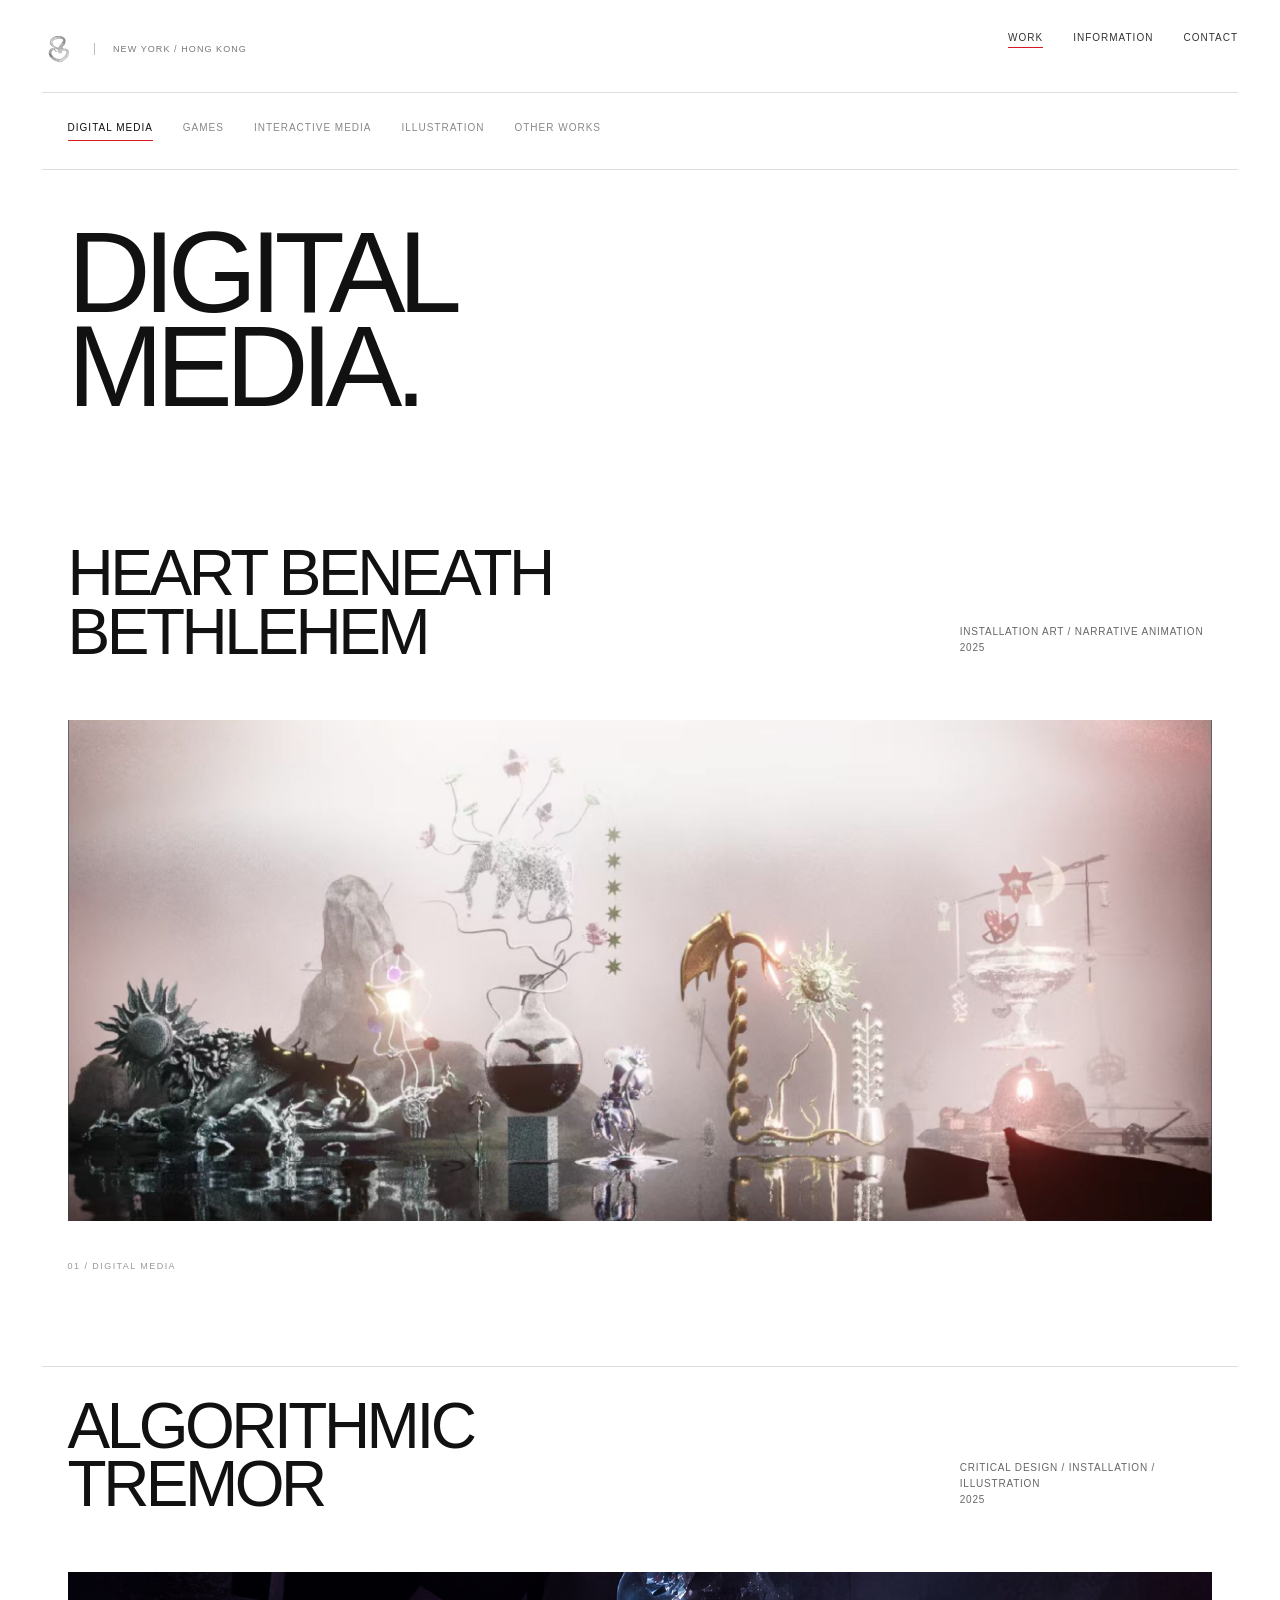
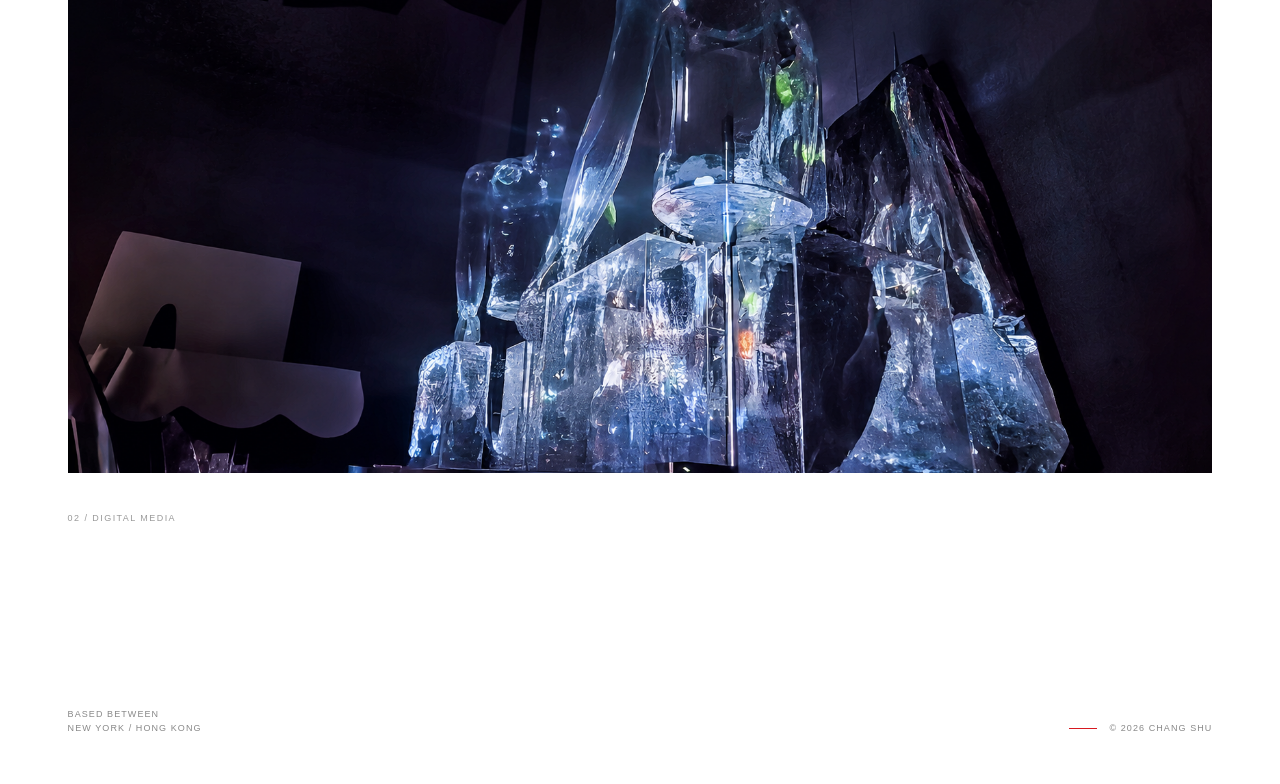
<file: work.html>
<!DOCTYPE html>
<html lang="en">

<head>
  <meta charset="UTF-8">
  <meta name="viewport" content="width=device-width, initial-scale=1.0">

  <title>Digital Media — Chang Shu</title>

  <link rel="icon" type="image/png" href="favicon.png?v=2">
  <link rel="shortcut icon" type="image/png" href="favicon.png?v=2">

  <link rel="stylesheet" href="css/work.css">

  <style>

    /* ==================================================
       PROJECT COVER
    ================================================== */

    .project-cover-link {
      position: relative;
      display: block;
      width: 100%;
      margin-top: 58px;
      overflow: hidden;
      background: #111;
      color: #fff;
      text-decoration: none;
      cursor: pointer;
    }

    .project-cover-image {
      display: block;
      width: 100%;
      height: auto;
      aspect-ratio: 16 / 7;
      object-fit: cover;
      object-position: center;
      transform: scale(1);

      transition:
        transform 0.9s cubic-bezier(.2,.65,.3,1),
        filter 0.45s ease;
    }

    .project-cover-link::after {
      content: "";
      position: absolute;
      inset: 0;
      z-index: 1;
      background: rgba(0, 0, 0, 0);
      transition: background 0.4s ease;
      pointer-events: none;
    }


    /* ==================================================
       VIEW PROJECT
    ================================================== */

    .project-cover-label {
      position: absolute;
      right: 28px;
      bottom: 25px;
      z-index: 2;

      display: flex;
      align-items: center;
      gap: 12px;

      font-size: 10px;
      font-weight: 400;
      letter-spacing: 0.18em;
      text-transform: uppercase;

      opacity: 0;
      transform: translateY(8px);

      transition:
        opacity 0.35s ease,
        transform 0.35s ease;
    }

    .project-cover-arrow {
      display: inline-block;
      font-size: 16px;
      transition: transform 0.35s ease;
    }

    .project-cover-link:hover .project-cover-image {
      transform: scale(1.018);
    }

    .project-cover-link:hover::after {
      background: rgba(0, 0, 0, 0.13);
    }

    .project-cover-link:hover .project-cover-label {
      opacity: 1;
      transform: translateY(0);
    }

    .project-cover-link:hover .project-cover-arrow {
      transform: translate(4px, -4px);
    }


    /* ==================================================
       MOBILE
    ================================================== */

    @media (max-width: 800px) {

      .project-cover-link {
        margin-top: 40px;
      }

      .project-cover-image {
        aspect-ratio: 16 / 9;
      }

      .project-cover-label {
        right: 18px;
        bottom: 17px;
        opacity: 1;
        transform: none;
        font-size: 8px;
      }

    }

    @media (max-width: 600px) {

      .project-cover-image {
        aspect-ratio: 4 / 3;
      }

    }


    /* ==================================================
       REDUCED MOTION
    ================================================== */

    @media (prefers-reduced-motion: reduce) {

      .project-cover-image {
        transition: none;
      }

      .project-cover-link:hover .project-cover-image {
        transform: none;
      }

    }

  </style>
</head>


<body>

  <div class="page">


    <!-- ==================================================
         MAIN HEADER
    ================================================== -->

    <header class="site-header">

      <div class="header-left">

        <a href="index.html" aria-label="Back to homepage">
          <img
            class="site-logo"
            src="logo.png"
            alt="Chang Shu logo"
          >
        </a>

        <div class="location">
          New York / Hong Kong
        </div>

      </div>


      <nav class="main-nav" aria-label="Main navigation">

        <a
          href="work.html"
          class="active"
          aria-current="page"
        >
          Work
        </a>

        <a href="about.html">
          Information
        </a>

        <a href="contact.html">
          Contact
        </a>

      </nav>

    </header>


    <!-- ==================================================
         WORK CATEGORY NAVIGATION
    ================================================== -->

    <nav class="work-nav" aria-label="Work categories">

      <a
        href="work.html"
        class="active"
        aria-current="page"
      >
        Digital Media
      </a>

      <a href="games.html">
        Games
      </a>

      <a href="interactive-media.html">
        Interactive Media
      </a>

      <a href="illustration.html">
        Illustration
      </a>

      <a href="other-works.html">
        Other Works
      </a>

    </nav>


    <main id="digital-media">


      <!-- ==================================================
           DIGITAL MEDIA
      ================================================== -->

      <section
        class="category-intro"
        aria-labelledby="category-title"
      >

        <h1
          class="category-title"
          id="category-title"
        >
          Digital<br>
          Media.
        </h1>

      </section>


      <!-- ==================================================
           01 — HEART BENEATH BETHLEHEM
      ================================================== -->

      <section
        class="work-section"
        id="heart-beneath-bethlehem"
        aria-labelledby="heart-title"
      >

        <div class="project-heading">

          <h2
            class="project-title"
            id="heart-title"
          >
            Heart Beneath<br>
            Bethlehem
          </h2>

          <p class="project-meta">
            Installation Art / Narrative Animation<br>
            2025
          </p>

        </div>


        <a
          class="project-cover-link"
          href="heart-beneath-bethlehem.html"
          aria-label="View Heart Beneath Bethlehem project"
        >

          <img
            class="project-cover-image"
            src="assets/videos/projects/heart-beneath-bethlehem/heart-beneath-bethlehem-cover.png"
            alt="Heart Beneath Bethlehem installation"
          >

          <div class="project-cover-label">

            <span>
              View Project
            </span>

            <span class="project-cover-arrow">
              ↗
            </span>

          </div>

        </a>


        <div class="project-bottom">

          <p class="project-index">
            01 / Digital Media
          </p>

        </div>

      </section>


      <!-- ==================================================
           02 — ALGORITHMIC TREMOR
      ================================================== -->

      <section
        class="work-section"
        id="algorithmic-tremor"
        aria-labelledby="algorithmic-title"
      >

        <div class="project-heading">

          <h2
            class="project-title"
            id="algorithmic-title"
          >
            Algorithmic<br>
            Tremor
          </h2>

          <p class="project-meta">
            Critical Design / Installation / Illustration<br>
            2025
          </p>

        </div>


        <a
          class="project-cover-link"
          href="algorithmic-tremor.html"
          aria-label="View Algorithmic Tremor project"
        >

          <img
            class="project-cover-image"
            src="assets/videos/projects/algorithmic-tremor/algorithmic-tremor-cover.png"
            alt="Algorithmic Tremor interactive installation"
          >

          <div class="project-cover-label">

            <span>
              View Project
            </span>

            <span class="project-cover-arrow">
              ↗
            </span>

          </div>

        </a>


        <div class="project-bottom">

          <p class="project-index">
            02 / Digital Media
          </p>

        </div>

      </section>


    </main>


    <!-- ==================================================
         FOOTER
    ================================================== -->

    <footer class="site-footer">

      <div>
        Based between<br>
        New York / Hong Kong
      </div>

      <div class="footer-year">
        © 2026 Chang Shu
      </div>

    </footer>


  </div>

</body>

</html>
</file>
<file: css/work.css>
/* =========================================================
   CHANG SHU — WORK PAGES
   Shared stylesheet
========================================================= */


/* =========================================================
   RESET
========================================================= */

* {
  margin: 0;
  padding: 0;
  box-sizing: border-box;
}

html {
  scroll-behavior: smooth;
}

body {
  margin: 0;
  background: #fff;
  color: #111;

  font-family:
    "Helvetica Neue",
    Helvetica,
    Arial,
    sans-serif;

  font-weight: 300;
  -webkit-font-smoothing: antialiased;
}

img,
video {
  display: block;
  max-width: 100%;
}

a {
  color: inherit;
  text-decoration: none;
}


/* =========================================================
   GLOBAL
========================================================= */

:root {
  --black: #111;
  --gray: #777;
  --light-gray: #dedede;
  --very-light-gray: #f5f5f3;
  --red: #d71920;

  --page-x: 42px;
  --section-x: 2vw;
}

.page {
  width: 100%;
  min-height: 100vh;

  padding:
    32px
    var(--page-x)
    34px;
}


/* =========================================================
   MAIN HEADER
========================================================= */

.site-header {
  display: flex;
  justify-content: space-between;
  align-items: flex-start;

  width: 100%;

  padding-bottom: 26px;
  border-bottom: 1px solid var(--light-gray);
}


/* LEFT */

.header-left {
  display: flex;
  align-items: center;
  gap: 18px;
}

.site-logo {
  display: block;

  width: 34px;
  height: auto;

  opacity: .7;

  transition:
    opacity .3s ease,
    transform .3s ease;
}

.site-logo:hover {
  opacity: 1;
  transform: rotate(-3deg);
}

.location {
  padding-left: 18px;

  border-left: 1px solid #bbb;

  font-size: 9px;
  line-height: 1.4;

  letter-spacing: .12em;
  text-transform: uppercase;

  color: #777;
}


/* RIGHT */

.main-nav {
  display: flex;
  align-items: center;
  gap: 30px;
}

.main-nav a {
  position: relative;

  padding-bottom: 5px;

  font-size: 10px;
  letter-spacing: .1em;

  text-transform: uppercase;

  color: #333;

  transition: color .25s ease;
}

.main-nav a:hover {
  color: #000;
}

.main-nav a.active::after {
  content: "";

  position: absolute;
  left: 0;
  bottom: 0;

  width: 100%;
  height: 1px;

  background: var(--red);
}


/* =========================================================
   WORK CATEGORY NAVIGATION
========================================================= */

.work-nav {
  display: flex;
  align-items: center;
  flex-wrap: wrap;

  gap: 13px 30px;

  padding:
    30px
    var(--section-x)
    28px;

  border-bottom: 1px solid var(--light-gray);
}

.work-nav a {
  position: relative;

  padding-bottom: 8px;

  font-size: 10px;
  line-height: 1;

  letter-spacing: .1em;
  text-transform: uppercase;

  color: #888;

  transition:
    color .25s ease,
    opacity .25s ease;
}

.work-nav a:hover {
  color: #111;
}

.work-nav a.active {
  color: #111;
}

.work-nav a.active::after {
  content: "";

  position: absolute;

  left: 0;
  bottom: 0;

  width: 100%;
  height: 1px;

  background: var(--red);
}


/* =========================================================
   CATEGORY INTRO
========================================================= */

.category-intro {
  display: grid;

  grid-template-columns:
    .32fr
    1fr;

  gap: 8vw;

  padding:
    55px
    var(--section-x)
    100px;
}

.category-number {
  padding-top: 10px;

  font-size: 9px;
  line-height: 1.5;

  letter-spacing: .16em;
  text-transform: uppercase;

  color: #999;
}

.category-title {
  max-width: 1000px;

  font-size:
    clamp(58px, 9vw, 150px);

  font-weight: 300;

  line-height: .82;

  letter-spacing: -.065em;

  text-transform: uppercase;
}


/* =========================================================
   GENERAL WORK SECTION
========================================================= */

.work-section {
  position: relative;

  padding:
    30px
    var(--section-x)
    95px;

  border-bottom:
    1px solid
    var(--light-gray);
}

.work-section:last-of-type {
  border-bottom: 0;
}


/* =========================================================
   PROJECT HEADER
========================================================= */

.project-heading {
  display: grid;

  grid-template-columns:
    1fr
    .32fr;

  gap: 8vw;

  align-items: end;

  margin-bottom: 50px;
}

.project-title {
  max-width: 1100px;

  font-size:
    clamp(42px, 5vw, 82px);

  font-weight: 300;

  line-height: .92;

  letter-spacing: -.055em;

  text-transform: uppercase;
}

.project-meta {
  padding-bottom: 6px;

  font-size: 10px;
  line-height: 1.6;

  letter-spacing: .08em;
  text-transform: uppercase;

  color: #666;
}


/* =========================================================
   PROJECT MEDIA
========================================================= */

.project-media {
  width: 100%;

  overflow: hidden;
}

.project-media img {
  width: 100%;
  height: auto;

  object-fit: cover;

  transition:
    transform .6s ease,
    opacity .45s ease;
}

.project-media:hover img {
  transform: scale(1.006);
  opacity: .96;
}


/* =========================================================
   PROJECT BOTTOM
========================================================= */

.project-bottom {
  display: grid;

  grid-template-columns:
    .42fr
    1fr;

  gap: 8vw;

  margin-top: 40px;
}

.project-index {
  font-size: 9px;

  letter-spacing: .16em;

  text-transform: uppercase;

  color: #999;
}

.project-description {
  max-width: 680px;

  font-size: 14px;
  font-weight: 300;

  line-height: 1.7;

  color: #444;
}


/* =========================================================
   PROJECT GRID
   Useful for Digital Media / Illustration
========================================================= */

.project-grid {
  display: grid;

  grid-template-columns:
    repeat(2, minmax(0, 1fr));

  gap:
    90px
    clamp(30px, 5vw, 80px);
}

.project-card {
  min-width: 0;
}

.project-card-image {
  position: relative;

  width: 100%;

  overflow: hidden;

  background: var(--very-light-gray);
}

.project-card-image img {
  width: 100%;
  height: auto;

  transition:
    transform .5s ease,
    opacity .4s ease;
}

.project-card:hover img {
  transform: scale(1.01);
  opacity: .94;
}

.project-card-info {
  display: flex;

  justify-content: space-between;
  align-items: flex-start;

  gap: 30px;

  margin-top: 18px;
}

.project-card-title {
  font-size: 16px;
  font-weight: 300;

  line-height: 1.2;

  letter-spacing: -.02em;

  text-transform: uppercase;
}

.project-card-meta {
  text-align: right;

  font-size: 9px;
  line-height: 1.5;

  letter-spacing: .1em;

  text-transform: uppercase;

  color: #888;
}


/* =========================================================
   VIDEO PROJECT
========================================================= */

.video-project {
  width: 100%;
}

.video-heading {
  display: grid;

  grid-template-columns:
    1fr
    .32fr;

  gap: 8vw;

  align-items: end;

  margin-bottom: 50px;
}

.video-title {
  font-size:
    clamp(42px, 5vw, 82px);

  font-weight: 300;

  line-height: .92;

  letter-spacing: -.055em;

  text-transform: uppercase;
}

.video-meta {
  padding-bottom: 6px;

  font-size: 10px;
  line-height: 1.6;

  letter-spacing: .08em;

  text-transform: uppercase;

  color: #666;
}

.video-frame {
  width: 100%;

  background: #000;

  overflow: hidden;
}

.project-video {
  width: 100%;
  height: auto;

  background: #000;
}

.video-bottom {
  display: grid;

  grid-template-columns:
    .42fr
    1fr;

  gap: 8vw;

  margin-top: 40px;
}

.video-index {
  font-size: 9px;

  letter-spacing: .16em;

  color: #999;
}

.video-description {
  max-width: 680px;

  font-size: 14px;
  font-weight: 300;

  line-height: 1.7;

  color: #444;
}


/* =========================================================
   OTHER WORKS — POSTER PROJECT
========================================================= */

.poster-project {
  margin-top: 130px;

  padding-top: 80px;

  border-top:
    1px solid
    var(--light-gray);
}


/* POSTER HEADER */

.poster-heading {
  display: grid;

  grid-template-columns:
    1fr
    1fr;

  gap: 8vw;

  align-items: start;

  margin-bottom: 60px;
}

.poster-title {
  font-size:
    clamp(42px, 5vw, 82px);

  font-weight: 300;

  line-height: .92;

  letter-spacing: -.055em;

  text-transform: uppercase;
}

.poster-meta {
  margin-top: 22px;

  font-size: 10px;
  line-height: 1.6;

  letter-spacing: .08em;

  text-transform: uppercase;

  color: #666;
}

.poster-description {
  max-width: 570px;

  padding-top: 6px;

  font-size: 14px;
  font-weight: 300;

  line-height: 1.7;

  color: #444;
}


/* THREE POSTERS */

.poster-grid {
  display: grid;

  grid-template-columns:
    repeat(3, minmax(0, 1fr));

  gap:
    clamp(18px, 2.5vw, 42px);

  align-items: start;
}

.poster-item {
  min-width: 0;
}

.poster-image {
  width: 100%;

  aspect-ratio: 3 / 4;

  display: flex;

  align-items: center;
  justify-content: center;

  overflow: hidden;

  background: var(--very-light-gray);
}

.poster-image img {
  width: 100%;
  height: 100%;

  object-fit: contain;

  transition:
    transform .45s ease,
    opacity .45s ease;
}

.poster-item:hover .poster-image img {
  transform: scale(.985);
  opacity: .92;
}


/* POSTER NUMBER */

.poster-caption {
  display: flex;

  align-items: center;

  gap: 16px;

  margin-top: 15px;

  font-size: 9px;

  letter-spacing: .16em;

  color: #777;
}

.poster-caption-line {
  width: 28px;
  height: 1px;

  background: #111;
}


/* =========================================================
   SIMPLE IMAGE PAIR
========================================================= */

.image-pair {
  display: grid;

  grid-template-columns:
    repeat(2, minmax(0, 1fr));

  gap:
    clamp(20px, 3vw, 50px);
}

.image-pair img {
  width: 100%;
  height: auto;
}


/* =========================================================
   FOOTER
========================================================= */

.site-footer {
  display: flex;

  justify-content: space-between;
  align-items: flex-end;

  padding:
    90px
    var(--section-x)
    15px;

  font-size: 9px;

  line-height: 1.5;

  letter-spacing: .12em;

  text-transform: uppercase;

  color: #888;
}

.footer-year {
  display: flex;

  align-items: center;

  gap: 12px;
}

.footer-year::before {
  content: "";

  display: block;

  width: 28px;
  height: 1px;

  background: var(--red);
}


/* =========================================================
   INTERACTION
========================================================= */

::selection {
  background: #111;
  color: #fff;
}


/* =========================================================
   TABLET
========================================================= */

@media (max-width: 900px) {

  :root {
    --page-x: 28px;
  }

  .category-intro {
    grid-template-columns:
      .22fr
      1fr;

    gap: 5vw;
  }

  .project-grid {
    gap:
      70px
      30px;
  }

  .poster-heading {
    gap: 5vw;
  }

}


/* =========================================================
   MOBILE
========================================================= */

@media (max-width: 650px) {

  :root {
    --page-x: 18px;
    --section-x: 0;
  }


  /* HEADER */

  .page {
    padding:
      20px
      var(--page-x)
      25px;
  }

  .site-header {
    align-items: center;
  }

  .header-left {
    gap: 10px;
  }

  .site-logo {
    width: 28px;
  }

  .location {
    display: none;
  }

  .main-nav {
    gap: 16px;
  }

  .main-nav a {
    font-size: 8px;
  }


  /* CATEGORY NAV */

  .work-nav {
    gap:
      13px
      20px;

    padding:
      24px
      0
      22px;
  }

  .work-nav a {
    font-size: 8px;
  }


  /* CATEGORY INTRO */

  .category-intro {
    display: block;

    padding:
      40px
      0
      70px;
  }

  .category-number {
    margin-bottom: 25px;
  }

  .category-title {
    font-size:
      clamp(50px, 17vw, 90px);

    line-height: .84;
  }


  /* GENERAL SECTION */

  .work-section {
    padding:
      25px
      0
      70px;
  }


  /* PROJECT HEADER */

  .project-heading {
    display: block;

    margin-bottom: 32px;
  }

  .project-title {
    font-size:
      clamp(38px, 12vw, 58px);
  }

  .project-meta {
    margin-top: 22px;
  }


  /* PROJECT BOTTOM */

  .project-bottom {
    display: block;

    margin-top: 28px;
  }

  .project-description {
    margin-top: 24px;

    font-size: 13px;
  }


  /* PROJECT GRID */

  .project-grid {
    grid-template-columns: 1fr;

    gap: 65px;
  }

  .project-card-info {
    gap: 15px;
  }


  /* VIDEO */

  .video-heading {
    display: block;

    margin-bottom: 32px;
  }

  .video-title {
    font-size:
      clamp(38px, 12vw, 58px);
  }

  .video-meta {
    margin-top: 22px;
  }

  .video-bottom {
    display: block;

    margin-top: 28px;
  }

  .video-description {
    margin-top: 24px;

    font-size: 13px;
  }


  /* POSTERS */

  .poster-project {
    margin-top: 85px;

    padding-top: 55px;
  }

  .poster-heading {
    display: block;

    margin-bottom: 42px;
  }

  .poster-title {
    font-size:
      clamp(38px, 12vw, 58px);
  }

  .poster-description {
    margin-top: 30px;

    padding-top: 0;

    font-size: 13px;
  }

  .poster-grid {
    grid-template-columns: 1fr;

    gap: 45px;
  }

  .poster-image {
    aspect-ratio: 3 / 4;
  }


  /* IMAGE PAIR */

  .image-pair {
    grid-template-columns: 1fr;

    gap: 30px;
  }


  /* FOOTER */

  .site-footer {
    padding:
      70px
      0
      10px;
  }

}
</file>
